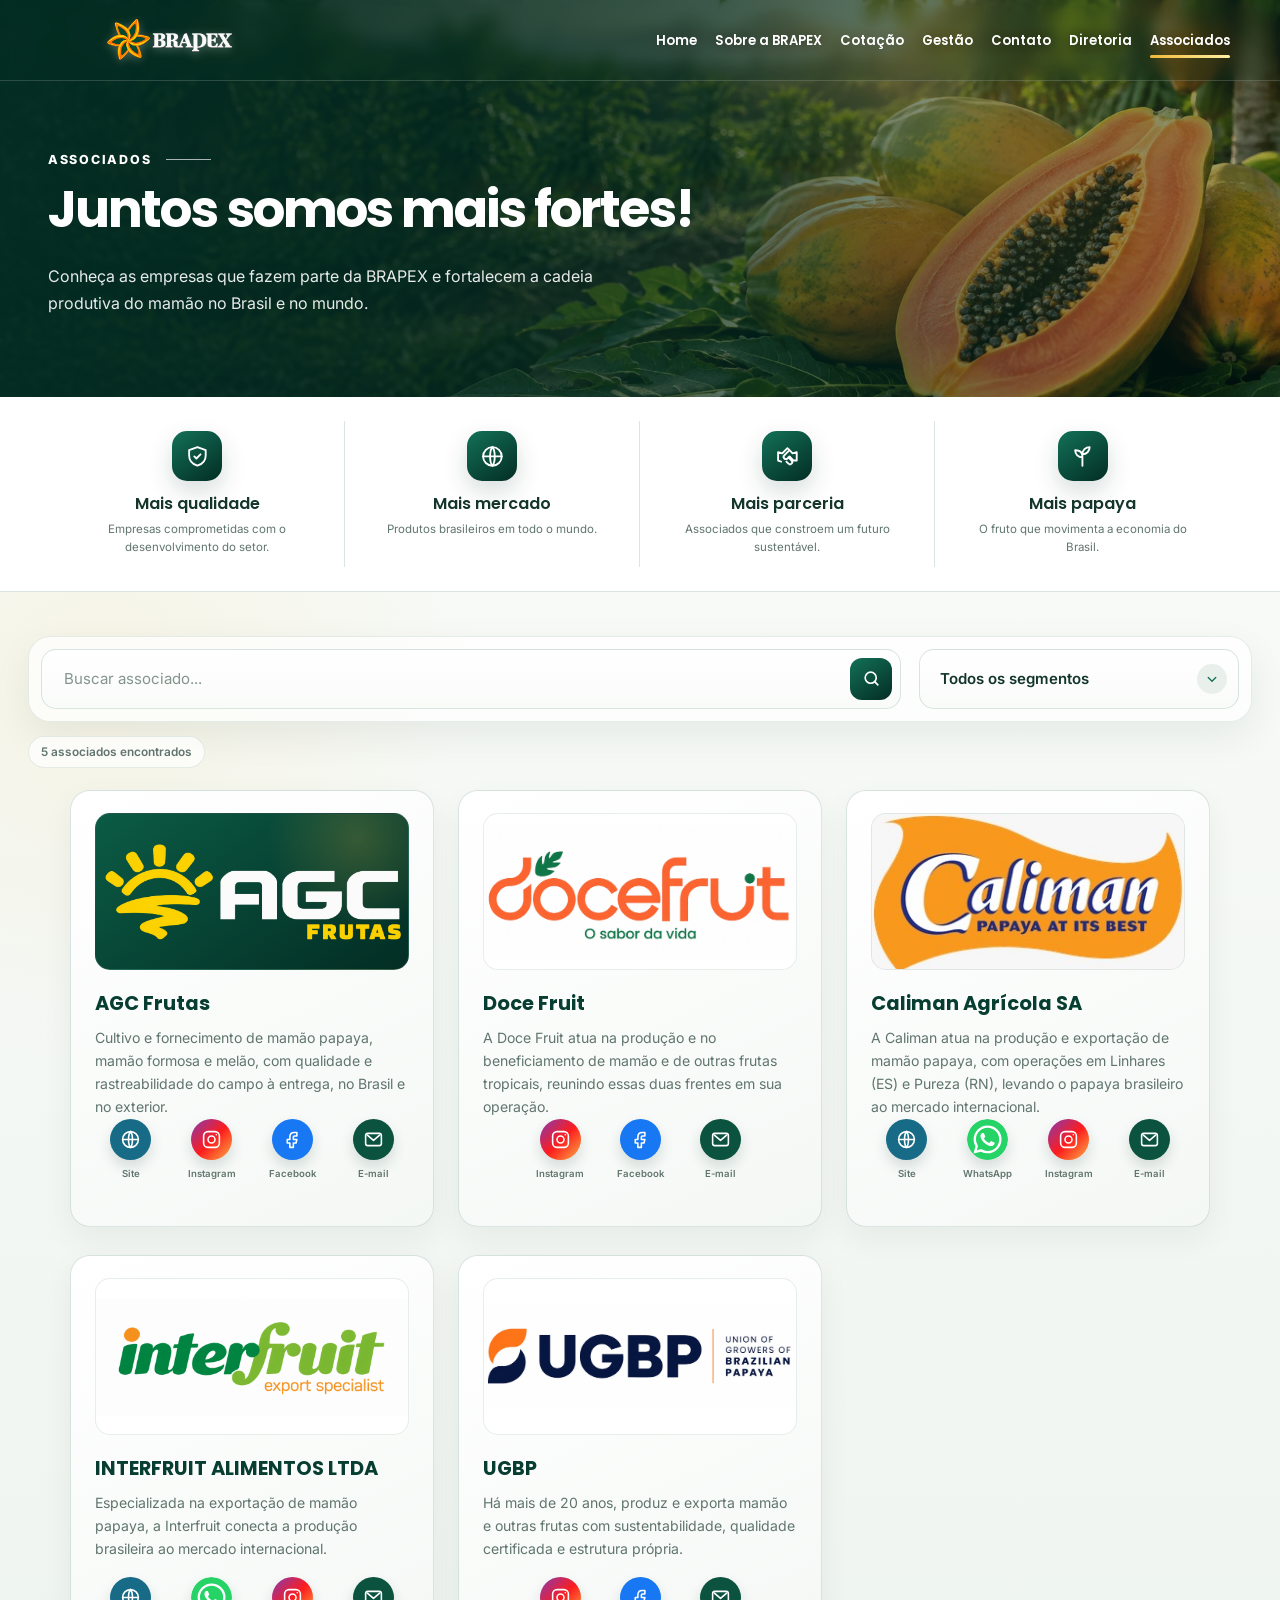
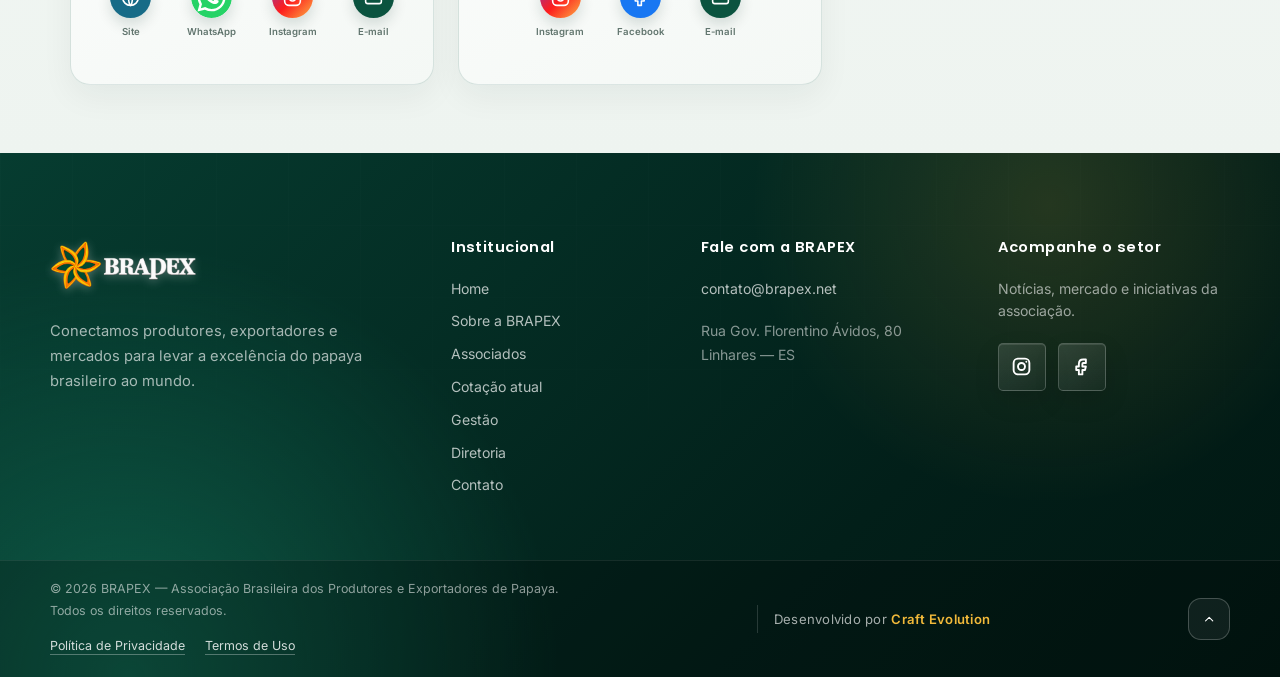
<file: pages/associados.html>
<!doctype html>
<html lang="pt-BR">
  <head>
    <meta charset="utf-8" />
    <meta name="viewport" content="width=device-width, initial-scale=1" />
    <meta
      name="description"
      content="Conheça os produtores, exportadores e parceiros associados à BRAPEX."
    />
    <meta name="theme-color" content="#073e31" />
    <title>Associados | BRAPEX</title>
    <link
      rel="preload"
      href="../assets/images/hero-papaya.webp"
      as="image"
      type="image/webp"
    />
    <link rel="preconnect" href="https://fonts.googleapis.com" />
    <link rel="preconnect" href="https://fonts.gstatic.com" crossorigin />
    <link
      href="https://fonts.googleapis.com/css2?family=Inter:wght@400;500;600;700&family=Poppins:wght@500;600;700&display=swap"
      rel="stylesheet"
    />
    <link rel="stylesheet" href="../styles/main.css" />
    <link rel="stylesheet" href="../styles/diretoria.css" />
    <script defer src="../scripts/main.js"></script>
  </head>
  <body>
    <a class="skip-link" href="#conteudo"> Pular para o conteúdo </a>
    <!-- Sprite de ícones -->
    <svg class="svg-sprite" aria-hidden="true">
      <symbol id="icon-search" viewBox="0 0 24 24">
        <circle cx="11" cy="11" r="7"></circle>
        <path d="m20 20-4-4"></path>
      </symbol>
      <symbol id="icon-arrow-right" viewBox="0 0 24 24">
        <path d="M5 12h14M13 6l6 6-6 6"></path>
      </symbol>
      <symbol id="icon-chevron-up" viewBox="0 0 24 24">
        <path d="m18 15-6-6-6 6"></path>
      </symbol>
      <symbol id="icon-shield" viewBox="0 0 24 24">
        <path d="M12 3 4 6v5c0 5 3.4 8.4 8 10 4.6-1.6 8-5 8-10V6l-8-3Z"></path>
        <path d="m9 12 2 2 4-4"></path>
      </symbol>
      <symbol id="icon-globe" viewBox="0 0 24 24">
        <circle cx="12" cy="12" r="9"></circle>
        <path
          d="M3 12h18M12 3c3 3.4 3 14.6 0 18M12 3c-3 3.4-3 14.6 0 18"
        ></path>
      </symbol>
      <symbol id="icon-handshake" viewBox="0 0 24 24">
        <path
          d="m11 17 2 2a2 2 0 0 0 3-3l-3-3M14 6l-2-2-5 5-4-1v8l3 1M21 8l-4 1-3-3-5 5a2 2 0 0 0 3 3l2-2 4 4h3V8Z"
        ></path>
      </symbol>
      <symbol id="icon-sprout" viewBox="0 0 24 24">
        <path
          d="M12 21V10M12 13C8 13 5 10 5 6c4 0 7 2 7 6M12 10c0-4 3-7 7-7 0 4-3 7-7 7Z"
        ></path>
      </symbol>
      <symbol id="icon-users" viewBox="0 0 24 24">
        <path
          d="M16 21v-2a4 4 0 0 0-4-4H6a4 4 0 0 0-4 4v2M9 11a4 4 0 1 0 0-8 4 4 0 0 0 0 8ZM22 21v-2a4 4 0 0 0-3-3.87M16 3.13a4 4 0 0 1 0 7.75"
        ></path>
      </symbol>
      <symbol id="icon-message" viewBox="0 0 24 24">
        <path d="M17.472 14.382c-.297-.149-1.758-.867-2.03-.967-.273-.099-.471-.148-.67.15-.197.297-.767.966-.94 1.164-.173.199-.347.223-.644.075-.297-.15-1.255-.463-2.39-1.475-.883-.788-1.48-1.761-1.653-2.059-.173-.297-.018-.458.13-.606.134-.133.298-.347.446-.52.149-.174.198-.298.298-.497.099-.198.05-.371-.025-.52-.075-.149-.669-1.612-.916-2.207-.242-.579-.487-.5-.669-.51-.173-.008-.371-.01-.57-.01-.198 0-.52.074-.792.372-.272.297-1.04 1.016-1.04 2.479s1.065 2.875 1.213 3.074c.149.198 2.095 3.2 5.076 4.487.709.306 1.262.489 1.694.625.712.227 1.36.195 1.871.118.571-.085 1.758-.719 2.006-1.413.248-.694.248-1.289.173-1.413-.074-.124-.272-.198-.57-.347m-5.421 7.403h-.004a9.87 9.87 0 0 1-5.031-1.378l-.361-.214-3.741.982.998-3.648-.235-.374a9.86 9.86 0 0 1-1.51-5.26c.001-5.45 4.436-9.884 9.888-9.884 2.64 0 5.122 1.03 6.988 2.898a9.825 9.825 0 0 1 2.893 6.99c-.003 5.45-4.446 9.883-9.881 9.883m8.413-18.297A11.815 11.815 0 0 0 12.05 0C5.495 0 .16 5.335.157 11.892c0 2.096.547 4.142 1.588 5.945L.057 24l6.305-1.654a11.882 11.882 0 0 0 5.683 1.448h.005c6.554 0 11.89-5.335 11.893-11.893a11.821 11.821 0 0 0-3.48-8.413Z"></path>
      </symbol>
      <symbol id="icon-instagram" viewBox="0 0 24 24">
        <rect x="3" y="3" width="18" height="18" rx="5"></rect>
        <circle cx="12" cy="12" r="4"></circle>
        <path d="M17.5 6.5h.01"></path>
      </symbol>
      <symbol id="icon-facebook" viewBox="0 0 24 24">
        <path
          d="M14 8h3V4h-3c-3 0-5 2-5 5v3H6v4h3v5h4v-5h3l1-4h-4V9c0-.7.3-1 1-1Z"
        ></path>
      </symbol>
      <symbol id="icon-email" viewBox="0 0 24 24">
        <rect x="3" y="5" width="18" height="14" rx="2.5"></rect>
        <path d="m5 7 7 6 7-6"></path>
      </symbol>
      <symbol id="icon-linkedin" viewBox="0 0 24 24">
        <rect x="3" y="9" width="4" height="12"></rect>
        <path
          d="M5 3.5a2 2 0 1 0 0 4 2 2 0 0 0 0-4ZM11 21V9h4v2c1-1.5 5-2.5 6 2v8h-4v-7c0-2-2-2-2 0v7h-4Z"
        ></path>
      </symbol>
      <symbol id="icon-youtube" viewBox="0 0 24 24">
        <path
          d="M22 12s0-4-1-6c-.6-1-1.5-1.3-3-1.5C16 4.2 12 4.2 12 4.2s-4 0-6 .3C4.5 4.7 3.6 5 3 6c-1 2-1 6-1 6s0 4 1 6c.6 1 1.5 1.3 3 1.5 2 .3 6 .3 6 .3s4 0 6-.3c1.5-.2 2.4-.5 3-1.5 1-2 1-6 1-6Z"
        ></path>
        <path d="m10 9 5 3-5 3V9Z"></path>
      </symbol>
    </svg>
    <!-- Cabeçalho -->
    <header class="site-header site-header--extended" data-header>
      <div class="container header__inner">
        <a
          class="brand"
          href="../index.html"
          aria-label="BRAPEX, página inicial"
        >
          <img
            class="brand__logo brand__logo--hero"
            src="../assets/images/logo-principal-horizonta-brancol.webp"
            alt="BRAPEX — Associação Brasileira dos Produtores e Exportadores de Papaya"
            width="2172"
            height="724"
          />
          <img
            class="brand__logo brand__logo--scrolled"
            src="../assets/images/logo-principal-horizontal.webp"
            alt=""
            width="2172"
            height="724"
            aria-hidden="true"
          />
        </a>
        <button
          class="menu-toggle"
          type="button"
          aria-label="Abrir menu"
          aria-expanded="false"
          data-menu-toggle
          data-menu-breakpoint="1100"
        >
          <span></span>
          <span></span>
          <span></span>
        </button>
        <nav class="main-nav" aria-label="Navegação principal" data-menu>
          <a href="../index.html">Home</a>
          <a href="../index.html#sobre">Sobre a BRAPEX</a>
          <a href="../index.html#cotacao">Cotação</a>
          <a href="../index.html#gestao">Gestão</a>
          <a href="../index.html#contato">Contato</a>
          <a href="diretoria.html">Diretoria</a>
          <a class="is-active" href="associados.html" aria-current="page">
            Associados
          </a>
        </nav>
      </div>
    </header>

    <main id="conteudo">
      <!-- Apresentação dos associados -->
      <section class="inner-hero associates-hero">
        <img
          src="../assets/images/hero-papaya.webp"
          alt="Mamão brasileiro em plantação"
          width="1920"
          height="760"
          fetchpriority="high"
        />
        <div class="container">
          <p class="eyebrow">
            Associados
            <span></span>
          </p>
          <h1>Juntos somos mais fortes!</h1>
          <p>
            Conheça as empresas que fazem parte da BRAPEX e fortalecem a cadeia
            produtiva do mamão no Brasil e no mundo.
          </p>
        </div>
      </section>

      <!-- Benefícios do associativismo -->
      <section class="benefits" aria-label="Benefícios do associativismo">
        <div class="container benefits__grid">
          <article>
            <span aria-hidden="true">
              <svg class="icon"><use href="#icon-shield"></use></svg>
            </span>
            <h2>Mais qualidade</h2>
            <p>Empresas comprometidas com o desenvolvimento do setor.</p>
          </article>
          <article>
            <span aria-hidden="true">
              <svg class="icon"><use href="#icon-globe"></use></svg>
            </span>
            <h2>Mais mercado</h2>
            <p>Produtos brasileiros em todo o mundo.</p>
          </article>
          <article>
            <span aria-hidden="true">
              <svg class="icon"><use href="#icon-handshake"></use></svg>
            </span>
            <h2>Mais parceria</h2>
            <p>Associados que constroem um futuro sustentável.</p>
          </article>
          <article>
            <span aria-hidden="true">
              <svg class="icon"><use href="#icon-sprout"></use></svg>
            </span>
            <h2>Mais papaya</h2>
            <p>O fruto que movimenta a economia do Brasil.</p>
          </article>
        </div>
      </section>

      <!-- Lista e filtros de associados -->
      <section class="section associates" id="lista-associados">
        <div class="container">
          <div class="associate-tools">
            <label class="search-field">
              <span class="sr-only">Buscar associado</span>
              <input
                type="search"
                placeholder="Buscar associado..."
                autocomplete="off"
                data-associate-search
              />
              <span aria-hidden="true">
                <svg class="icon">
                  <use href="#icon-search"></use>
                </svg>
              </span>
            </label>
            <label class="select-field">
              <span class="sr-only">Filtrar por segmento</span>
              <select data-associate-filter>
                <option value="all">Todos os segmentos</option>
                <option value="produtor">Produtores</option>
                <option value="exportador">Exportadores</option>
                <option value="beneficiamento">Beneficiamento</option>
              </select>
            </label>
          </div>
          <p class="results-count" role="status" data-results-count>
            5 associados encontrados
          </p>
          <div class="associates__grid associates__grid--compact" data-associate-grid>
            <article
              class="associate-card"
              data-name="AGC Frutas"
              data-segment="produtor exportador"
            >
              <div class="associate-card__logo associate-card__logo--dark">
                <img
                  src="../assets/images/associados/agc-frutas.webp"
                  alt="Logo AGC Frutas"
                  width="2094"
                  height="751"
                  loading="lazy"
                />
              </div>
              <h2>AGC Frutas</h2>
              <p>
                Cultivo e fornecimento de mamão papaya, mamão formosa e melão,
                com qualidade e rastreabilidade do campo à entrega, no Brasil e
                no exterior.
              </p>
              <div class="associate-card__links">
                <a
                  class="associate-card__link--site"
                  href="https://agcfrutas.com.br/"
                  target="_blank"
                  rel="noopener noreferrer"
                  aria-label="Site da AGC Frutas"
                >
                  <svg class="icon"><use href="#icon-globe"></use></svg>
                  <small>Site</small>
                </a>
                <a
                  class="associate-card__link--instagram"
                  href="https://www.instagram.com/agc.frutas/"
                  target="_blank"
                  rel="noopener noreferrer"
                  aria-label="Instagram da AGC Frutas"
                >
                  <svg class="icon"><use href="#icon-instagram"></use></svg>
                  <small>Instagram</small>
                </a>
                <a
                  class="associate-card__link--facebook"
                  href="https://www.facebook.com/frutasagc/?locale=pt_BR"
                  target="_blank"
                  rel="noopener noreferrer"
                  aria-label="Facebook da AGC Frutas"
                >
                  <svg class="icon"><use href="#icon-facebook"></use></svg>
                  <small>Facebook</small>
                </a>
                <a
                  class="associate-card__link--email"
                  href="mailto:contato@agcfrutas.com.br"
                  aria-label="E-mail da AGC Frutas: contato@agcfrutas.com.br"
                >
                  <svg class="icon"><use href="#icon-email"></use></svg>
                  <small>E-mail</small>
                </a>
              </div>
            </article>
            <article
              class="associate-card"
              data-name="Doce Fruit"
              data-segment="produtor beneficiamento"
            >
              <div class="associate-card__logo">
                <img
                  src="../assets/images/associados/docefruit-atual.webp"
                  alt="Logo Doce Fruit"
                  width="1600"
                  height="667"
                  loading="lazy"
                />
              </div>
              <h2>Doce Fruit</h2>
              <p>
                A Doce Fruit atua na produção e no beneficiamento de mamão e de
                outras frutas tropicais, reunindo essas duas frentes em sua
                operação.
              </p>
              <div class="associate-card__links associate-card__links--three">
                <a
                  class="associate-card__link--instagram"
                  href="https://www.instagram.com/docefruitexportacoes"
                  target="_blank"
                  rel="noopener noreferrer"
                  aria-label="Instagram da Doce Fruit"
                >
                  <svg class="icon"><use href="#icon-instagram"></use></svg>
                  <small>Instagram</small>
                </a>
                <a
                  class="associate-card__link--facebook"
                  href="https://www.facebook.com/docefruitexportacoes"
                  target="_blank"
                  rel="noopener noreferrer"
                  aria-label="Facebook da Doce Fruit"
                >
                  <svg class="icon"><use href="#icon-facebook"></use></svg>
                  <small>Facebook</small>
                </a>
                <a
                  class="associate-card__link--email"
                  href="mailto:info@docefruit.com"
                  aria-label="E-mail da Doce Fruit: info@docefruit.com"
                >
                  <svg class="icon"><use href="#icon-email"></use></svg>
                  <small>E-mail</small>
                </a>
              </div>
            </article>
            <article
              class="associate-card"
              data-name="Caliman Agrícola SA"
              data-segment="produtor exportador"
            >
              <div class="associate-card__logo">
                <img
                  src="../assets/images/associados/caliman.webp"
                  alt="Logo Caliman"
                  width="320"
                  height="164"
                  loading="lazy"
                />
              </div>
              <h2>Caliman Agrícola SA</h2>
              <p>
                A Caliman atua na produção e exportação de mamão papaya, com
                operações em Linhares (ES) e Pureza (RN), levando o papaya
                brasileiro ao mercado internacional.
              </p>
              <div class="associate-card__links">
                <a
                  class="associate-card__link--site"
                  href="https://www.caliman.com.br/"
                  target="_blank"
                  rel="noopener noreferrer"
                  aria-label="Site da Caliman"
                >
                  <svg class="icon"><use href="#icon-globe"></use></svg>
                  <small>Site</small>
                </a>
                <a
                  class="associate-card__link--whatsapp"
                  href="https://wa.me/5527998373843"
                  target="_blank"
                  rel="noopener noreferrer"
                  aria-label="WhatsApp da Caliman"
                >
                  <img class="icon" src="../assets/images/associados/whatsapp.svg" alt="" width="41" height="41" />
                  <small>WhatsApp</small>
                </a>
                <a
                  class="associate-card__link--instagram"
                  href="https://www.instagram.com/calimanagricola/"
                  target="_blank"
                  rel="noopener noreferrer"
                  aria-label="Instagram da Caliman"
                >
                  <svg class="icon"><use href="#icon-instagram"></use></svg>
                  <small>Instagram</small>
                </a>
                <a
                  class="associate-card__link--email"
                  href="mailto:papaya@caliman.com.br"
                  aria-label="E-mail da Caliman: papaya@caliman.com.br"
                >
                  <svg class="icon"><use href="#icon-email"></use></svg>
                  <small>E-mail</small>
                </a>
              </div>
            </article>
            <article
              class="associate-card"
              data-name="INTERFRUIT ALIMENTOS LTDA"
              data-segment="exportador"
            >
              <div class="associate-card__logo">
                <img
                  src="../assets/images/associados/interfruit.webp"
                  alt="Logo Interfruit"
                  width="2172"
                  height="724"
                  loading="lazy"
                />
              </div>
              <h2>INTERFRUIT ALIMENTOS LTDA</h2>
              <p>
                Especializada na exportação de mamão papaya, a Interfruit
                conecta a produção brasileira ao mercado internacional.
              </p>
              <div class="associate-card__links">
                <a
                  class="associate-card__link--site"
                  href="https://www.interfruit.com.br/"
                  target="_blank"
                  rel="noopener noreferrer"
                  aria-label="Site da Interfruit"
                >
                  <svg class="icon"><use href="#icon-globe"></use></svg>
                  <small>Site</small>
                </a>
                <a
                  class="associate-card__link--whatsapp"
                  href="https://wa.me/5527999760700"
                  target="_blank"
                  rel="noopener noreferrer"
                  aria-label="WhatsApp da Interfruit"
                >
                  <img class="icon" src="../assets/images/associados/whatsapp.svg" alt="" width="41" height="41" />
                  <small>WhatsApp</small>
                </a>
                <a
                  class="associate-card__link--instagram"
                  href="https://www.instagram.com/interfruitpapaya/"
                  target="_blank"
                  rel="noopener noreferrer"
                  aria-label="Instagram da Interfruit"
                >
                  <svg class="icon"><use href="#icon-instagram"></use></svg>
                  <small>Instagram</small>
                </a>
                <a
                  class="associate-card__link--email"
                  href="mailto:anizio@papaya.com.br"
                  aria-label="E-mail da Interfruit: anizio@papaya.com.br"
                >
                  <svg class="icon"><use href="#icon-email"></use></svg>
                  <small>E-mail</small>
                </a>
              </div>
            </article>
            <article
              class="associate-card"
              data-name="UGBP"
              data-segment="produtor exportador"
            >
              <div class="associate-card__logo">
                <img
                  src="../assets/images/associados/ugbp-atual.webp"
                  alt="Logo UGBP"
                  width="1600"
                  height="535"
                  loading="lazy"
                />
              </div>
              <h2>UGBP</h2>
              <p>
                Há mais de 20 anos, produz e exporta mamão e outras frutas com
                sustentabilidade, qualidade certificada e estrutura própria.
              </p>
              <div class="associate-card__links associate-card__links--three">
                <a
                  class="associate-card__link--instagram"
                  href="https://www.instagram.com/ugbp/"
                  target="_blank"
                  rel="noopener noreferrer"
                  aria-label="Instagram da UGBP"
                >
                  <svg class="icon"><use href="#icon-instagram"></use></svg>
                  <small>Instagram</small>
                </a>
                <a
                  class="associate-card__link--facebook"
                  href="https://www.facebook.com/ugbp/"
                  target="_blank"
                  rel="noopener noreferrer"
                  aria-label="Facebook da UGBP"
                >
                  <svg class="icon"><use href="#icon-facebook"></use></svg>
                  <small>Facebook</small>
                </a>
                <a
                  class="associate-card__link--email"
                  href="mailto:info@ugbp.com"
                  aria-label="E-mail da UGBP: info@ugbp.com"
                >
                  <svg class="icon"><use href="#icon-email"></use></svg>
                  <small>E-mail</small>
                </a>
              </div>
            </article>
          </div>
          <p class="empty-state" hidden data-empty-state>
            Nenhum associado encontrado com esses filtros.
          </p>
        </div>
      </section>
    </main>

    <!-- Rodapé -->
    <footer class="site-footer">
      <div class="container footer__main">
        <div class="footer__brand">
          <a class="c" href="../index.html">
            <img
              class="brand__logo"
              src="../assets/images/logo-principal-horizonta-brancol.webp"
              alt="BRAPEX — Associação Brasileira dos Produtores e Exportadores de Papaya"
              width="182"
              height="160"
              loading="lazy"
            />
          </a>
          <p>
            Conectamos produtores, exportadores e mercados para levar a
            excelência do papaya brasileiro ao mundo.
          </p>
        </div>
        <div class="footer__column">
          <p class="footer__title">Institucional</p>
          <nav aria-label="Navegação do rodapé">
            <a href="../index.html">Home</a>
            <a href="../index.html#sobre">Sobre a BRAPEX</a>
            <a href="associados.html">Associados</a>
            <a href="../index.html#cotacao">Cotação atual</a>
            <a href="../index.html#gestao">Gestão</a>
            <a href="diretoria.html">Diretoria</a>
            <a href="mailto:contato@brapex.net">Contato</a>
          </nav>
        </div>
        <div class="footer__column footer__contact">
          <p class="footer__title">Fale com a BRAPEX</p>
          <a href="mailto:contato@brapex.net">contato@brapex.net</a>
          <address>
            Rua Gov. Florentino Ávidos, 80
            <br />
            Linhares — ES
          </address>
        </div>
        <div class="footer__column footer__social">
          <p class="footer__title">Acompanhe o setor</p>
          <p>Notícias, mercado e iniciativas da associação.</p>
          <div class="socials">
            <a
              href="https://www.instagram.com/brapex.mamao/"
              aria-label="Instagram"
              target="_blank"
              rel="noopener noreferrer"
            >
              <svg class="icon"><use href="#icon-instagram"></use></svg>
            </a>
            <a
              href="https://www.facebook.com/brapex.mamao/"
              aria-label="Facebook"
              target="_blank"
              rel="noopener noreferrer"
            >
              <svg class="icon"><use href="#icon-facebook"></use></svg>
            </a>
          </div>
        </div>
      </div>
      <div class="footer__bottom">
        <div class="container">
          <div class="footer__bottom-left">
            <p>
              ©
              <span data-current-year></span>
              BRAPEX — Associação Brasileira dos Produtores e Exportadores de Papaya.
            </p>
            <p>Todos os direitos reservados.</p>
            <nav class="footer__legal" aria-label="Documentos legais">
              <a href="politica-de-privacidade.html">Política de Privacidade</a>
              <a href="termos-de-uso.html">Termos de Uso</a>
            </nav>
          </div>
          <div class="footer__dev-credit">
            <span class="footer__dev-separator"></span>
            <p>Desenvolvido por <a href="https://craftevolution.vercel.app/" target="_blank" rel="noopener noreferrer" class="footer__dev-link">Craft Evolution</a></p>
          </div>
          <button
            class="back-to-top"
            type="button"
            aria-label="Voltar ao topo"
            data-back-to-top
          >
            <svg class="icon"><use href="#icon-chevron-up"></use></svg>
          </button>
        </div>
      </div>
    </footer>
  </body>
</html>
</file>
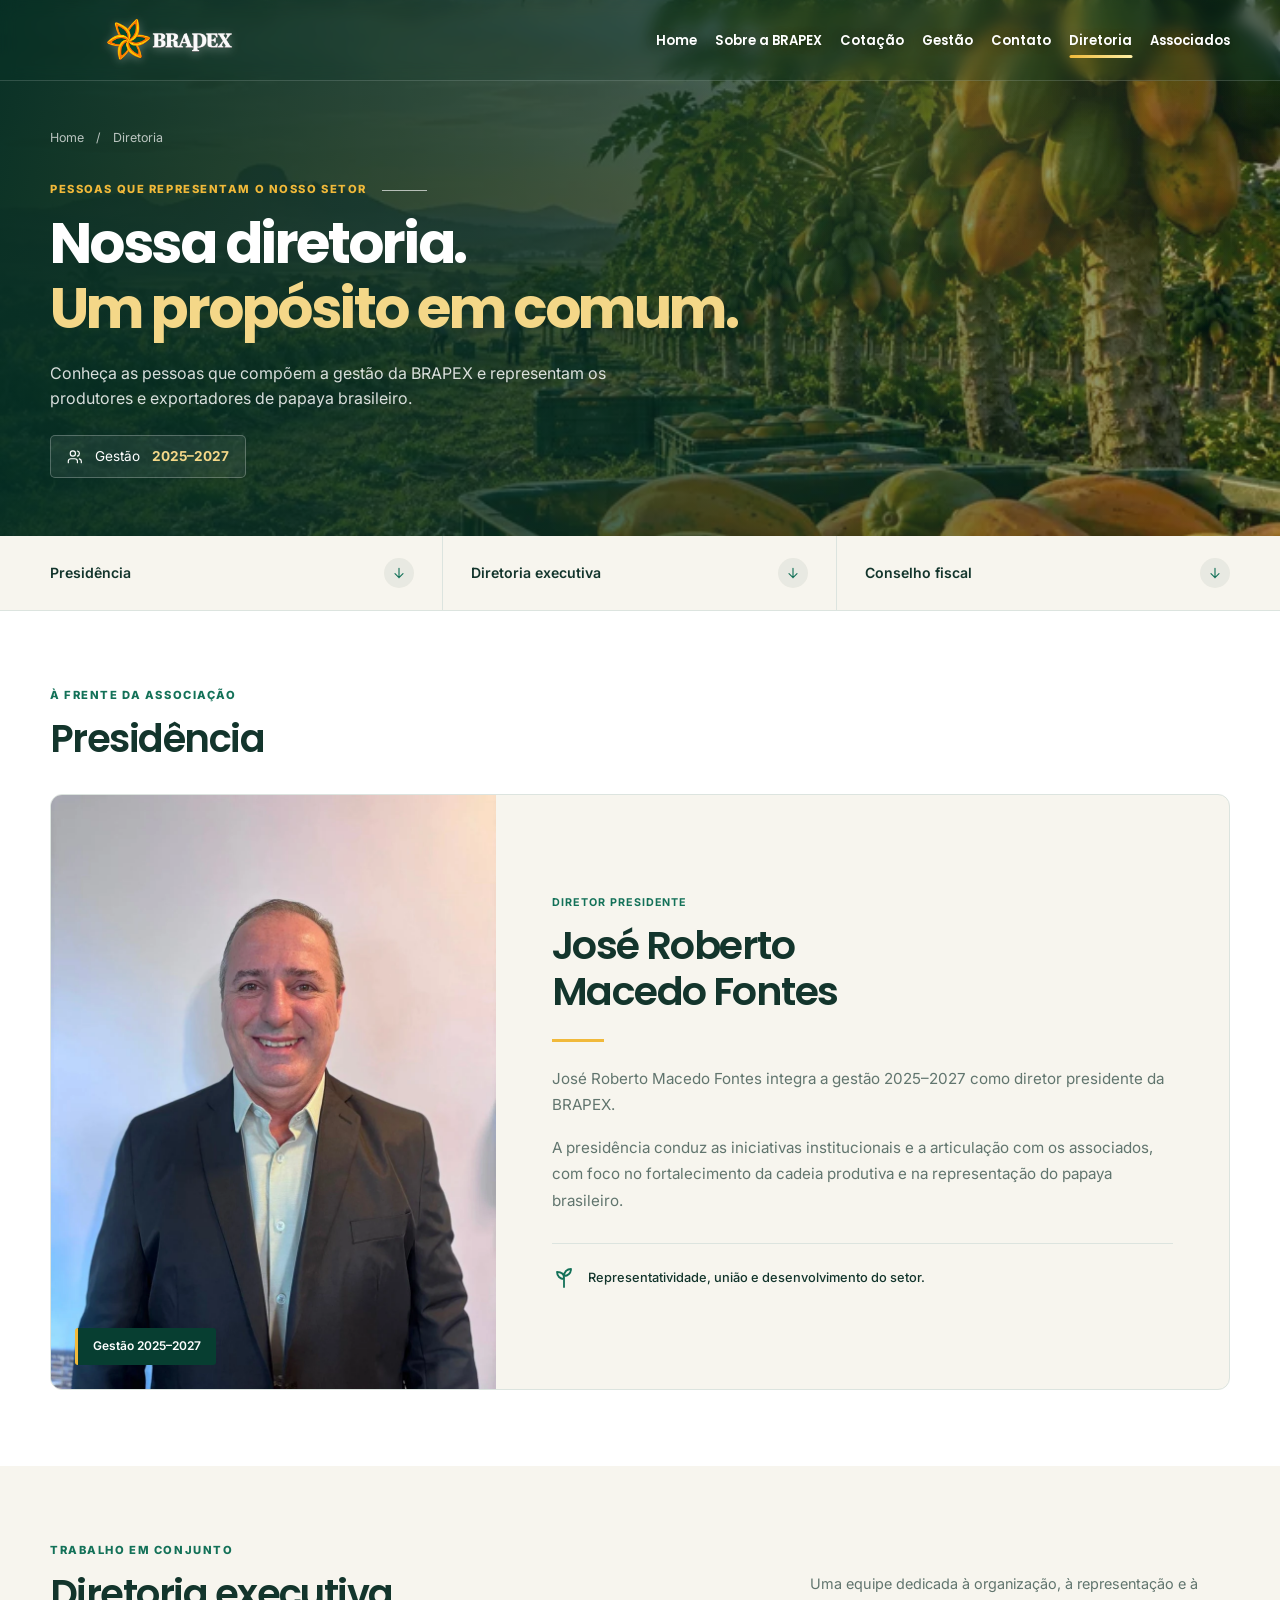
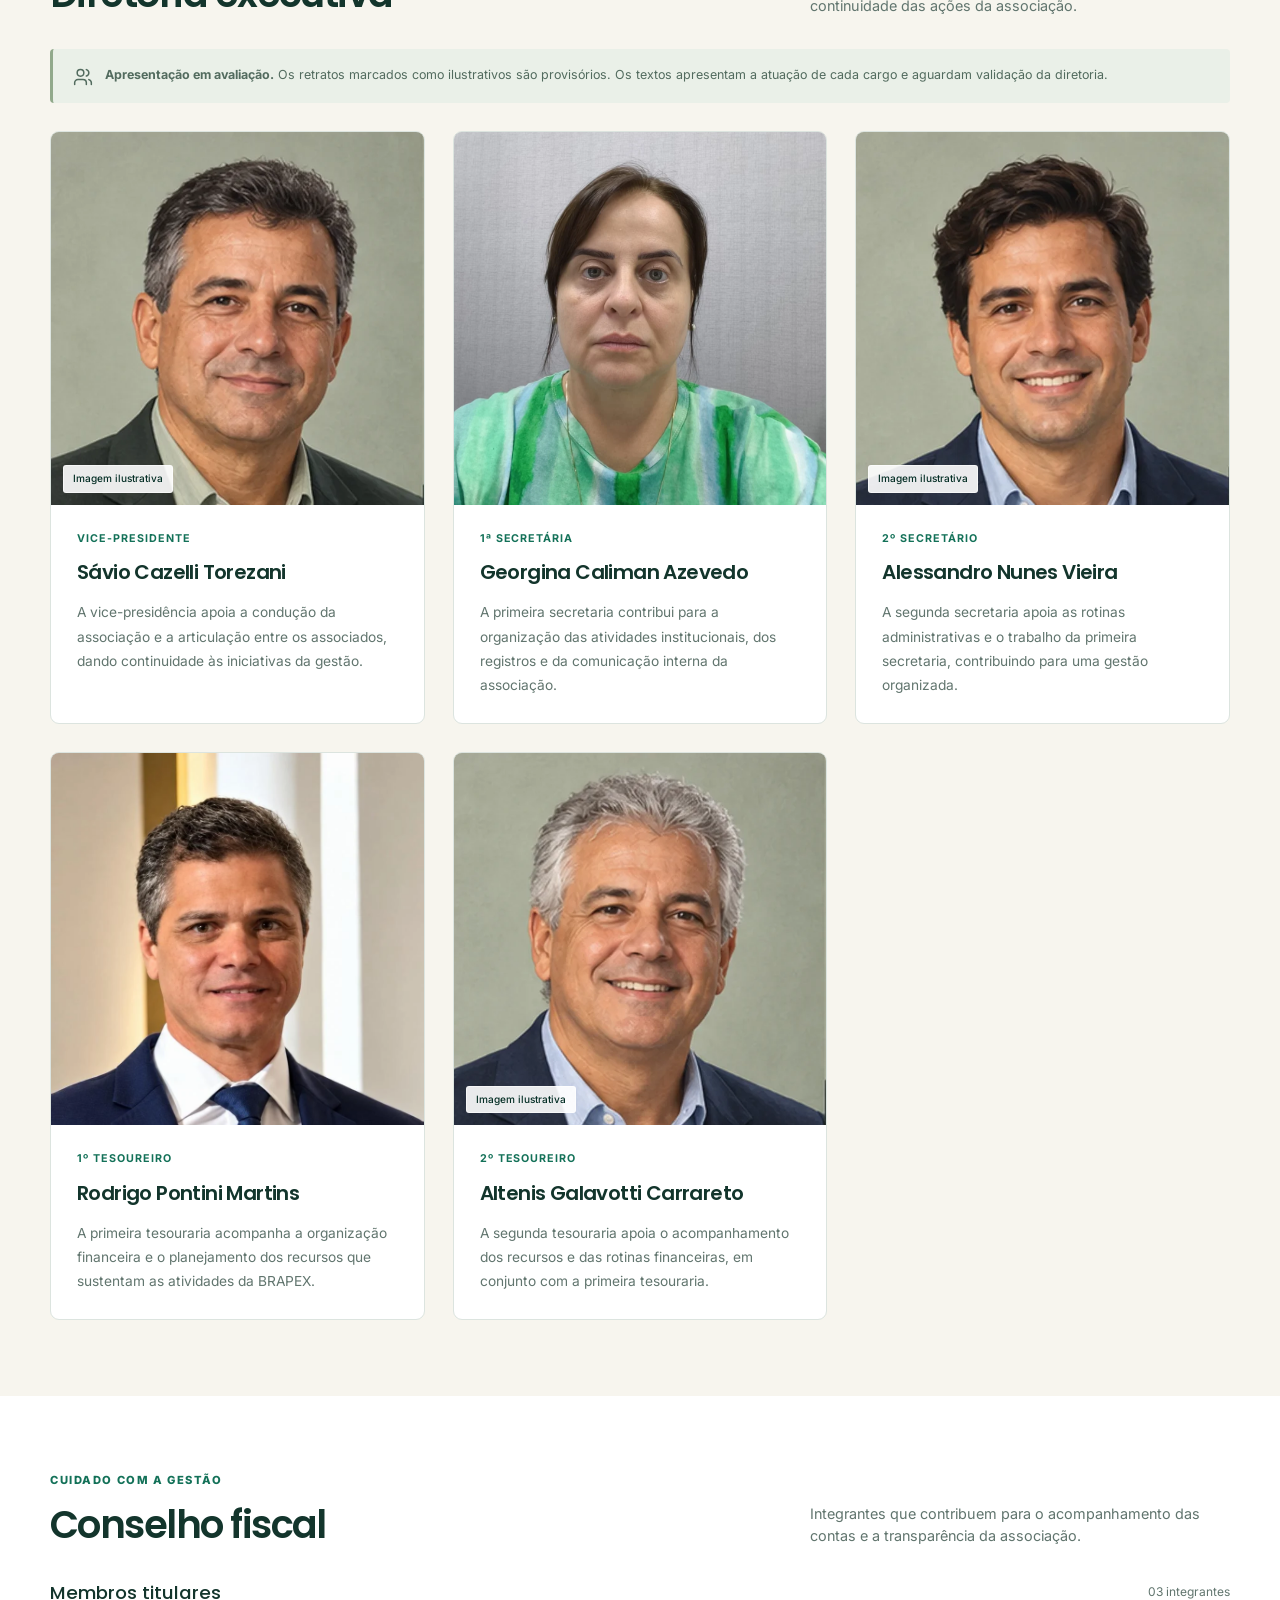
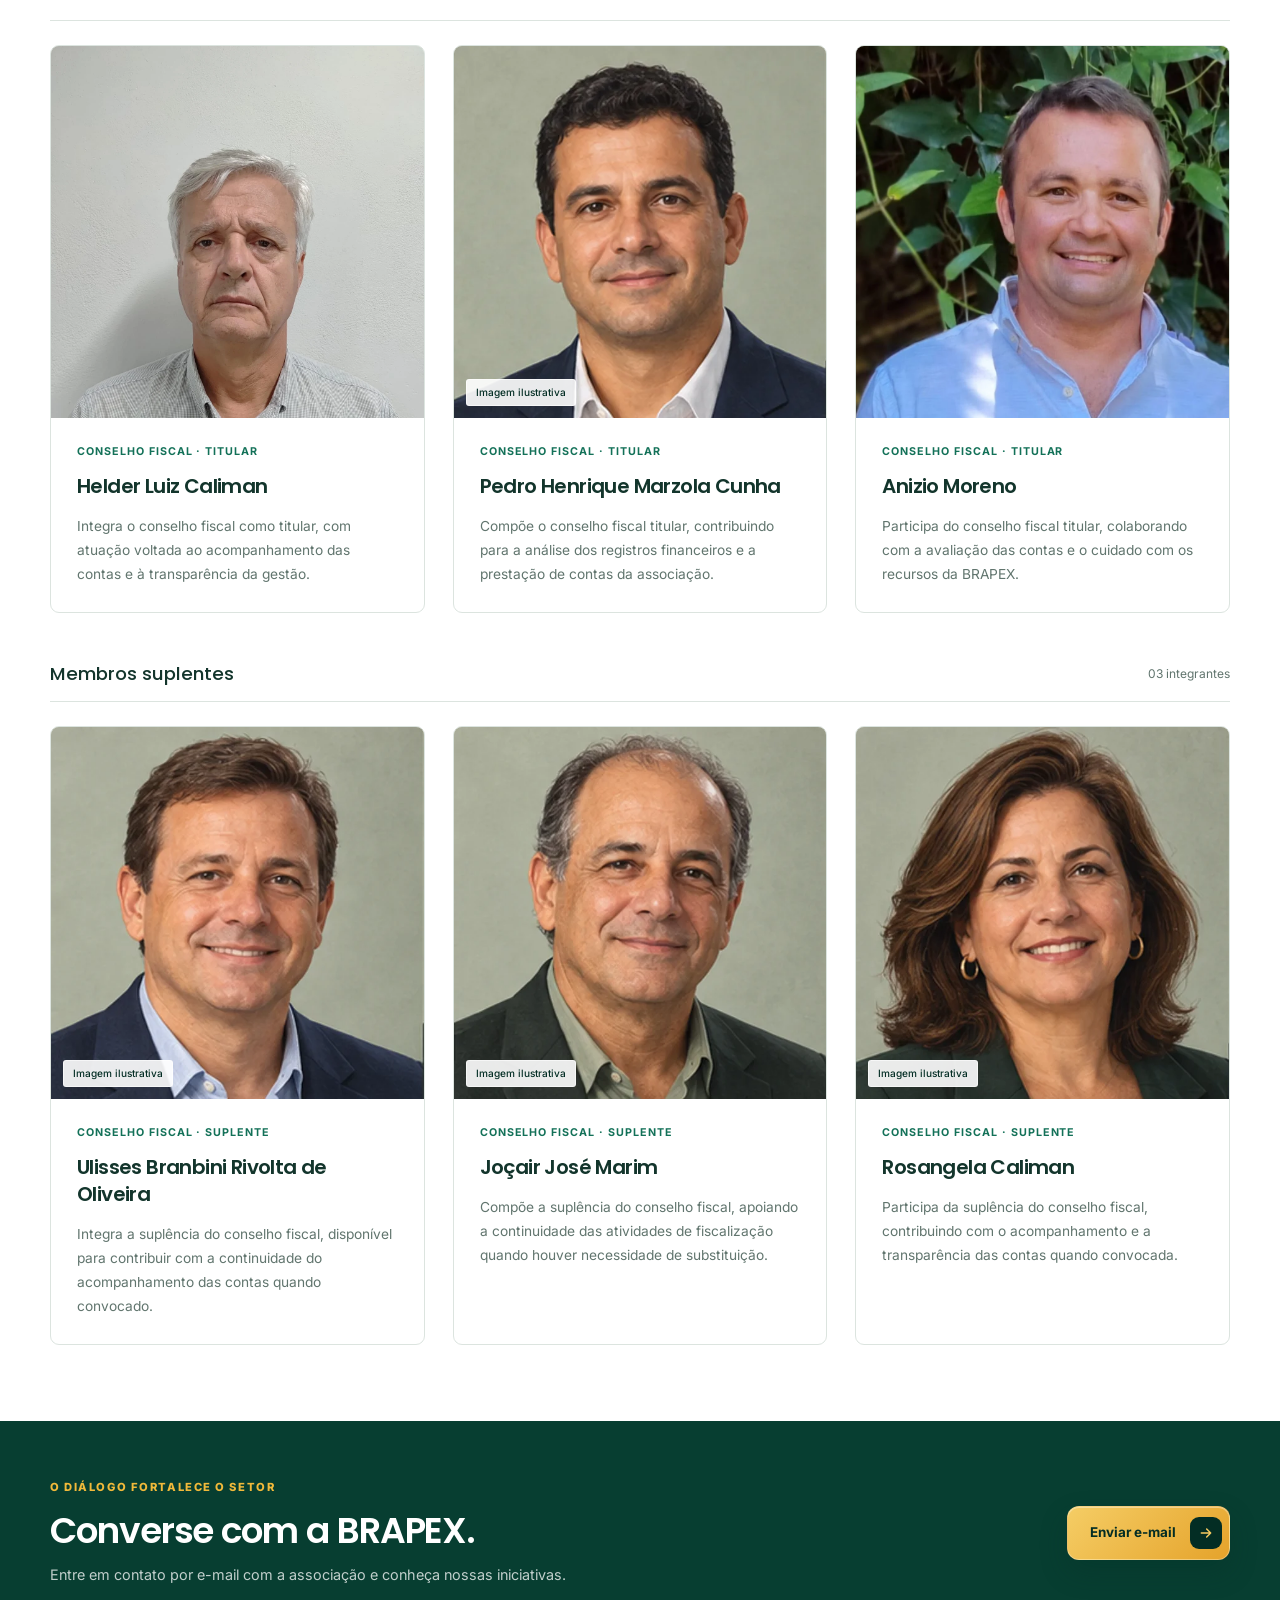
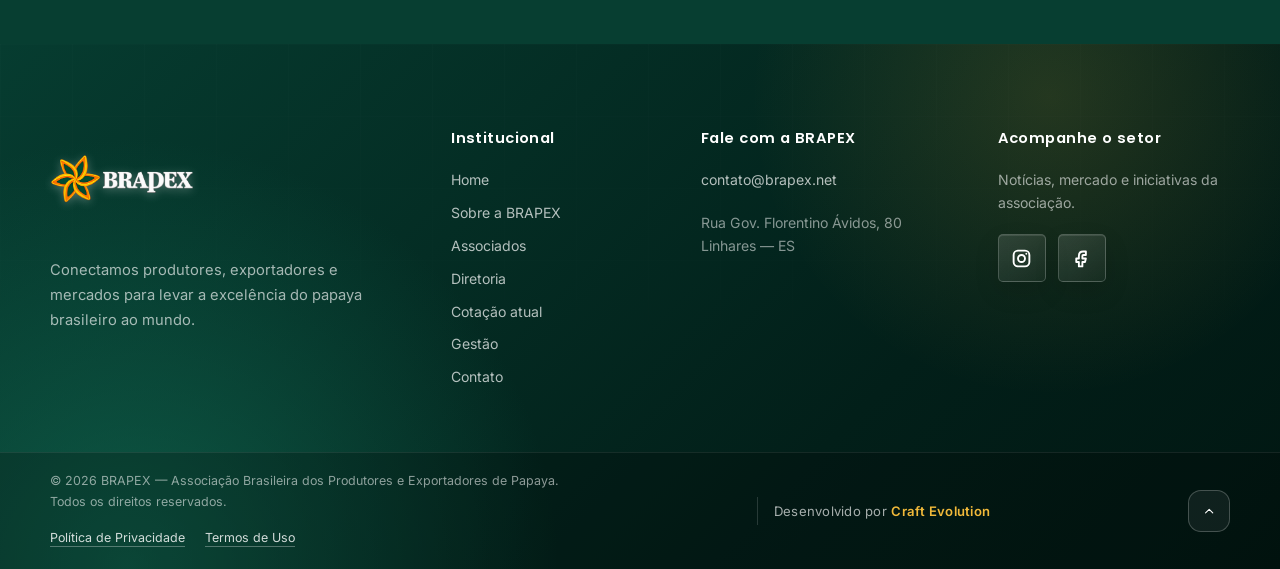
<file: pages/diretoria.html>
<!doctype html>
<html lang="pt-BR">
  <head>
    <meta charset="utf-8" />
    <meta name="viewport" content="width=device-width, initial-scale=1" />
    <meta
      name="description"
      content="Conheça a diretoria e o conselho fiscal da BRAPEX para a gestão 2025–2027."
    />
    <meta name="theme-color" content="#073e31" />
    <title>Diretoria 2025–2027 | BRAPEX</title>
    <link
      rel="preload"
      href="../assets/images/papaya-grove.webp"
      as="image"
      type="image/webp"
    />
    <link rel="preconnect" href="https://fonts.googleapis.com" />
    <link rel="preconnect" href="https://fonts.gstatic.com" crossorigin />
    <link
      href="https://fonts.googleapis.com/css2?family=Inter:wght@400;500;600;700&family=Poppins:wght@500;600;700&display=swap"
      rel="stylesheet"
    />
    <link rel="stylesheet" href="../styles/main.css" />
    <link rel="stylesheet" href="../styles/diretoria.css" />
    <script defer src="../scripts/main.js"></script>
  </head>
  <body class="board-page">
    <a class="skip-link" href="#conteudo"> Pular para o conteúdo </a>
    <!-- Sprite de ícones -->
    <svg class="svg-sprite" aria-hidden="true">
      <symbol id="icon-search" viewBox="0 0 24 24">
        <circle cx="11" cy="11" r="7"></circle>
        <path d="m20 20-4-4"></path>
      </symbol>
      <symbol id="icon-arrow-right" viewBox="0 0 24 24">
        <path d="M5 12h14M13 6l6 6-6 6"></path>
      </symbol>
      <symbol id="icon-chevron-up" viewBox="0 0 24 24">
        <path d="m18 15-6-6-6 6"></path>
      </symbol>
      <symbol id="icon-shield" viewBox="0 0 24 24">
        <path d="M12 3 4 6v5c0 5 3.4 8.4 8 10 4.6-1.6 8-5 8-10V6l-8-3Z"></path>
        <path d="m9 12 2 2 4-4"></path>
      </symbol>
      <symbol id="icon-globe" viewBox="0 0 24 24">
        <circle cx="12" cy="12" r="9"></circle>
        <path
          d="M3 12h18M12 3c3 3.4 3 14.6 0 18M12 3c-3 3.4-3 14.6 0 18"
        ></path>
      </symbol>
      <symbol id="icon-handshake" viewBox="0 0 24 24">
        <path
          d="m11 17 2 2a2 2 0 0 0 3-3l-3-3M14 6l-2-2-5 5-4-1v8l3 1M21 8l-4 1-3-3-5 5a2 2 0 0 0 3 3l2-2 4 4h3V8Z"
        ></path>
      </symbol>
      <symbol id="icon-sprout" viewBox="0 0 24 24">
        <path
          d="M12 21V10M12 13C8 13 5 10 5 6c4 0 7 2 7 6M12 10c0-4 3-7 7-7 0 4-3 7-7 7Z"
        ></path>
      </symbol>
      <symbol id="icon-users" viewBox="0 0 24 24">
        <path
          d="M16 21v-2a4 4 0 0 0-4-4H6a4 4 0 0 0-4 4v2M9 11a4 4 0 1 0 0-8 4 4 0 0 0 0 8ZM22 21v-2a4 4 0 0 0-3-3.87M16 3.13a4 4 0 0 1 0 7.75"
        ></path>
      </symbol>
      <symbol id="icon-message" viewBox="0 0 24 24">
        <path d="M17.472 14.382c-.297-.149-1.758-.867-2.03-.967-.273-.099-.471-.148-.67.15-.197.297-.767.966-.94 1.164-.173.199-.347.223-.644.075-.297-.15-1.255-.463-2.39-1.475-.883-.788-1.48-1.761-1.653-2.059-.173-.297-.018-.458.13-.606.134-.133.298-.347.446-.52.149-.174.198-.298.298-.497.099-.198.05-.371-.025-.52-.075-.149-.669-1.612-.916-2.207-.242-.579-.487-.5-.669-.51-.173-.008-.371-.01-.57-.01-.198 0-.52.074-.792.372-.272.297-1.04 1.016-1.04 2.479s1.065 2.875 1.213 3.074c.149.198 2.095 3.2 5.076 4.487.709.306 1.262.489 1.694.625.712.227 1.36.195 1.871.118.571-.085 1.758-.719 2.006-1.413.248-.694.248-1.289.173-1.413-.074-.124-.272-.198-.57-.347m-5.421 7.403h-.004a9.87 9.87 0 0 1-5.031-1.378l-.361-.214-3.741.982.998-3.648-.235-.374a9.86 9.86 0 0 1-1.51-5.26c.001-5.45 4.436-9.884 9.888-9.884 2.64 0 5.122 1.03 6.988 2.898a9.825 9.825 0 0 1 2.893 6.99c-.003 5.45-4.446 9.883-9.881 9.883m8.413-18.297A11.815 11.815 0 0 0 12.05 0C5.495 0 .16 5.335.157 11.892c0 2.096.547 4.142 1.588 5.945L.057 24l6.305-1.654a11.882 11.882 0 0 0 5.683 1.448h.005c6.554 0 11.89-5.335 11.893-11.893a11.821 11.821 0 0 0-3.48-8.413Z"></path>
      </symbol>
      <symbol id="icon-instagram" viewBox="0 0 24 24">
        <rect x="3" y="3" width="18" height="18" rx="5"></rect>
        <circle cx="12" cy="12" r="4"></circle>
        <path d="M17.5 6.5h.01"></path>
      </symbol>
      <symbol id="icon-facebook" viewBox="0 0 24 24">
        <path
          d="M14 8h3V4h-3c-3 0-5 2-5 5v3H6v4h3v5h4v-5h3l1-4h-4V9c0-.7.3-1 1-1Z"
        ></path>
      </symbol>
      <symbol id="icon-email" viewBox="0 0 24 24">
        <rect x="3" y="5" width="18" height="14" rx="2.5"></rect>
        <path d="m5 7 7 6 7-6"></path>
      </symbol>
      <symbol id="icon-linkedin" viewBox="0 0 24 24">
        <rect x="3" y="9" width="4" height="12"></rect>
        <path
          d="M5 3.5a2 2 0 1 0 0 4 2 2 0 0 0 0-4ZM11 21V9h4v2c1-1.5 5-2.5 6 2v8h-4v-7c0-2-2-2-2 0v7h-4Z"
        ></path>
      </symbol>
      <symbol id="icon-youtube" viewBox="0 0 24 24">
        <path
          d="M22 12s0-4-1-6c-.6-1-1.5-1.3-3-1.5C16 4.2 12 4.2 12 4.2s-4 0-6 .3C4.5 4.7 3.6 5 3 6c-1 2-1 6-1 6s0 4 1 6c.6 1 1.5 1.3 3 1.5 2 .3 6 .3 6 .3s4 0 6-.3c1.5-.2 2.4-.5 3-1.5 1-2 1-6 1-6Z"
        ></path>
        <path d="m10 9 5 3-5 3V9Z"></path>
      </symbol>
    </svg>
    <!-- Cabeçalho -->
    <header class="site-header site-header--extended" data-header>
      <div class="container header__inner">
        <a
          class="brand"
          href="../index.html"
          aria-label="BRAPEX, página inicial"
        >
          <img
            class="brand__logo brand__logo--hero"
            src="../assets/images/logo-principal-horizonta-brancol.webp"
            alt="BRAPEX — Associação Brasileira dos Produtores e Exportadores de Papaya"
            width="2172"
            height="724"
          />
          <img
            class="brand__logo brand__logo--scrolled"
            src="../assets/images/logo-principal-horizontal.webp"
            alt=""
            width="2172"
            height="724"
            aria-hidden="true"
          />
        </a>
        <button
          class="menu-toggle"
          type="button"
          aria-label="Abrir menu"
          aria-expanded="false"
          data-menu-toggle
          data-menu-breakpoint="1100"
        >
          <span></span>
          <span></span>
          <span></span>
        </button>
        <nav class="main-nav" aria-label="Navegação principal" data-menu>
          <a href="../index.html">Home</a>
          <a href="../index.html#sobre">Sobre a BRAPEX</a>
          <a href="../index.html#cotacao">Cotação</a>
          <a href="../index.html#gestao">Gestão</a>
          <a href="../index.html#contato">Contato</a>
          <a class="is-active" href="diretoria.html" aria-current="page">Diretoria</a>
          <a href="associados.html">Associados</a>
        </nav>
      </div>
    </header>

    <main id="conteudo">
      <!-- Apresentação da gestão -->
      <section class="inner-hero board-hero" aria-labelledby="board-title">
        <img
          src="../assets/images/papaya-grove.webp"
          alt=""
          width="1920"
          height="1080"
          fetchpriority="high"
        />
        <div class="container">
          <nav class="board-breadcrumb" aria-label="Você está em">
            <a href="../index.html">Home</a>
            <span aria-hidden="true">/</span>
            <span aria-current="page">Diretoria</span>
          </nav>
          <p class="eyebrow">Pessoas que representam o nosso setor <span></span></p>
          <h1 id="board-title">Nossa diretoria.<br /><span>Um propósito em comum.</span></h1>
          <p class="board-hero__lead">
            Conheça as pessoas que compõem a gestão da BRAPEX e representam
            os produtores e exportadores de papaya brasileiro.
          </p>
          <div class="board-hero__term">
            <svg class="icon" aria-hidden="true"><use href="#icon-users"></use></svg>
            <span>Gestão <strong>2025–2027</strong></span>
          </div>
        </div>
      </section>

      <!-- Acesso às áreas da diretoria -->
      <nav class="board-sections" aria-label="Nesta página">
        <div class="container">
          <a href="#presidencia">
            Presidência
            <span aria-hidden="true">
              <svg viewBox="0 0 24 24" fill="none"><path d="M12 5v14m-6-6 6 6 6-6" /></svg>
            </span>
          </a>
          <a href="#diretoria-executiva">
            Diretoria executiva
            <span aria-hidden="true">
              <svg viewBox="0 0 24 24" fill="none"><path d="M12 5v14m-6-6 6 6 6-6" /></svg>
            </span>
          </a>
          <a href="#conselho-fiscal">
            Conselho fiscal
            <span aria-hidden="true">
              <svg viewBox="0 0 24 24" fill="none"><path d="M12 5v14m-6-6 6 6 6-6" /></svg>
            </span>
          </a>
        </div>
      </nav>

      <!-- Presidência -->
      <section class="board-president" id="presidencia" aria-labelledby="president-title">
        <div class="container">
          <div class="board-heading">
            <p class="eyebrow">À frente da associação</p>
            <h2 id="president-title">Presidência</h2>
          </div>
          <article class="president-card">
            <div class="president-card__portrait">
              <img
                src="../assets/images/diretoria/jose-roberto-macedo-fontes.webp"
                alt="José Roberto Macedo Fontes, diretor presidente da BRAPEX"
                width="900"
                height="1200"
                loading="lazy"
              />
              <span class="president-card__term">Gestão 2025–2027</span>
            </div>
            <div class="president-card__content">
              <p class="director-card__role">Diretor Presidente</p>
              <h3>José Roberto<br />Macedo Fontes</h3>
              <span class="president-card__rule" aria-hidden="true"></span>
              <p class="president-card__intro">
                José Roberto Macedo Fontes integra a gestão 2025–2027
                como diretor presidente da BRAPEX.
              </p>
              <p>
                A presidência conduz as iniciativas institucionais e a articulação
                com os associados, com foco no fortalecimento da cadeia produtiva
                e na representação do papaya brasileiro.
              </p>
              <div class="president-card__focus">
                <svg class="icon" aria-hidden="true"><use href="#icon-sprout"></use></svg>
                <span>Representatividade, união e desenvolvimento do setor.</span>
              </div>
            </div>
          </article>
        </div>
      </section>

      <!-- Diretoria executiva -->
      <section class="board-team" id="diretoria-executiva" aria-labelledby="executive-title">
        <div class="container">
          <div class="board-heading board-heading--split">
            <div>
              <p class="eyebrow">Trabalho em conjunto</p>
              <h2 id="executive-title">Diretoria executiva</h2>
            </div>
            <p>Uma equipe dedicada à organização, à representação e à continuidade das ações da associação.</p>
          </div>
          <aside class="board-review-note" aria-label="Sobre esta apresentação">
            <svg class="icon" aria-hidden="true"><use href="#icon-users"></use></svg>
            <p><strong>Apresentação em avaliação.</strong> Os retratos marcados como ilustrativos são provisórios.
              Os textos apresentam a atuação de cada cargo e aguardam validação da diretoria.</p>
          </aside>
          <div class="board-grid">
            <article class="director-card">
              <div class="director-card__portrait">
                <img
                  src="../assets/images/diretoria/savio-cazelli-torezani.webp"
                  alt="Retrato ilustrativo de uma pessoa fictícia; foto de Sávio Cazelli Torezani a substituir"
                  width="600"
                  height="800"
                  loading="lazy"
                />
                <span class="director-card__image-note">Imagem ilustrativa</span>
              </div>
              <div class="director-card__content">
                <p class="director-card__role">Vice-presidente</p>
                <h3>Sávio Cazelli Torezani</h3>
                <p>A vice-presidência apoia a condução da associação e a articulação entre os associados, dando continuidade às iniciativas da gestão.</p>
              </div>
            </article>
            <article class="director-card">
              <div class="director-card__portrait">
                <img
                  src="../assets/images/diretoria/georgina-caliman-azevedo.webp"
                  class="director-card__photo--georgina"
                  alt="Georgina Caliman Azevedo"
                  width="972"
                  height="1296"
                  loading="lazy"
                />
              </div>
              <div class="director-card__content">
                <p class="director-card__role">1ª Secretária</p>
                <h3>Georgina Caliman Azevedo</h3>
                <p>A primeira secretaria contribui para a organização das atividades institucionais, dos registros e da comunicação interna da associação.</p>
              </div>
            </article>
            <article class="director-card">
              <div class="director-card__portrait">
                <img
                  src="../assets/images/diretoria/alessandro-nunes-vieira.webp"
                  alt="Retrato ilustrativo de uma pessoa fictícia; foto de Alessandro Nunes Vieira a substituir"
                  width="600"
                  height="800"
                  loading="lazy"
                />
                <span class="director-card__image-note">Imagem ilustrativa</span>
              </div>
              <div class="director-card__content">
                <p class="director-card__role">2º Secretário</p>
                <h3>Alessandro Nunes Vieira</h3>
                <p>A segunda secretaria apoia as rotinas administrativas e o trabalho da primeira secretaria, contribuindo para uma gestão organizada.</p>
              </div>
            </article>
            <article class="director-card">
              <div class="director-card__portrait">
                <img
                  src="../assets/images/diretoria/rodrigo-pontini-martins.webp"
                  alt="Rodrigo Pontini Martins"
                  width="800"
                  height="1000"
                  loading="lazy"
                />
              </div>
              <div class="director-card__content">
                <p class="director-card__role">1º Tesoureiro</p>
                <h3>Rodrigo Pontini Martins</h3>
                <p>A primeira tesouraria acompanha a organização financeira e o planejamento dos recursos que sustentam as atividades da BRAPEX.</p>
              </div>
            </article>
            <article class="director-card">
              <div class="director-card__portrait">
                <img
                  src="../assets/images/diretoria/altenis-galavotti-carrareto.webp"
                  alt="Retrato ilustrativo de uma pessoa fictícia; foto de Altenis Galavotti Carrareto a substituir"
                  width="600"
                  height="800"
                  loading="lazy"
                />
                <span class="director-card__image-note">Imagem ilustrativa</span>
              </div>
              <div class="director-card__content">
                <p class="director-card__role">2º Tesoureiro</p>
                <h3>Altenis Galavotti Carrareto</h3>
                <p>A segunda tesouraria apoia o acompanhamento dos recursos e das rotinas financeiras, em conjunto com a primeira tesouraria.</p>
              </div>
            </article>
          </div>
        </div>
      </section>

      <!-- Conselho fiscal: titulares e suplentes -->
      <section class="board-council" id="conselho-fiscal" aria-labelledby="council-title">
        <div class="container">
          <div class="board-heading board-heading--split">
            <div>
              <p class="eyebrow">Cuidado com a gestão</p>
              <h2 id="council-title">Conselho fiscal</h2>
            </div>
            <p>Integrantes que contribuem para o acompanhamento das contas e a transparência da associação.</p>
          </div>
          <h3 class="board-group-title">Membros titulares <span>03 integrantes</span></h3>
          <div class="board-grid">
            <article class="director-card">
              <div class="director-card__portrait">
                <img
                  src="../assets/images/diretoria/helder-luiz-caliman.webp"
                  alt="Helder Luiz Caliman"
                  width="1200"
                  height="1600"
                  loading="lazy"
                />
              </div>
              <div class="director-card__content">
                <p class="director-card__role">Conselho Fiscal · Titular</p>
                <h3>Helder Luiz Caliman</h3>
                <p>Integra o conselho fiscal como titular, com atuação voltada ao acompanhamento das contas e à transparência da gestão.</p>
              </div>
            </article>
            <article class="director-card">
              <div class="director-card__portrait">
                <img
                  src="../assets/images/diretoria/pedro-henrique-marzola-cunha.webp"
                  alt="Retrato ilustrativo de uma pessoa fictícia; foto de Pedro Henrique Marzola Cunha a substituir"
                  width="600"
                  height="800"
                  loading="lazy"
                />
                <span class="director-card__image-note">Imagem ilustrativa</span>
              </div>
              <div class="director-card__content">
                <p class="director-card__role">Conselho Fiscal · Titular</p>
                <h3>Pedro Henrique Marzola Cunha</h3>
                <p>Compõe o conselho fiscal titular, contribuindo para a análise dos registros financeiros e a prestação de contas da associação.</p>
              </div>
            </article>
            <article class="director-card">
              <div class="director-card__portrait">
                <img
                  src="../assets/images/diretoria/anizio-moreno.webp"
                  class="director-card__photo--anizio"
                  alt="Anizio Moreno"
                  width="911"
                  height="1600"
                  loading="lazy"
                />
              </div>
              <div class="director-card__content">
                <p class="director-card__role">Conselho Fiscal · Titular</p>
                <h3>Anizio Moreno</h3>
                <p>Participa do conselho fiscal titular, colaborando com a avaliação das contas e o cuidado com os recursos da BRAPEX.</p>
              </div>
            </article>
          </div>
          <h3 class="board-group-title board-group-title--secondary">Membros suplentes <span>03 integrantes</span></h3>
          <div class="board-grid">
            <article class="director-card">
              <div class="director-card__portrait">
                <img
                  src="../assets/images/diretoria/ulisses-branbini-rivolta-de-oliveira.webp"
                  alt="Retrato ilustrativo de uma pessoa fictícia; foto de Ulisses Branbini Rivolta de Oliveira a substituir"
                  width="600"
                  height="800"
                  loading="lazy"
                />
                <span class="director-card__image-note">Imagem ilustrativa</span>
              </div>
              <div class="director-card__content">
                <p class="director-card__role">Conselho Fiscal · Suplente</p>
                <h3>Ulisses Branbini Rivolta de Oliveira</h3>
                <p>Integra a suplência do conselho fiscal, disponível para contribuir com a continuidade do acompanhamento das contas quando convocado.</p>
              </div>
            </article>
            <article class="director-card">
              <div class="director-card__portrait">
                <img
                  src="../assets/images/diretoria/jocair-jose-marim.webp"
                  alt="Retrato ilustrativo de uma pessoa fictícia; foto de Joçair José Marim a substituir"
                  width="600"
                  height="800"
                  loading="lazy"
                />
                <span class="director-card__image-note">Imagem ilustrativa</span>
              </div>
              <div class="director-card__content">
                <p class="director-card__role">Conselho Fiscal · Suplente</p>
                <h3>Joçair José Marim</h3>
                <p>Compõe a suplência do conselho fiscal, apoiando a continuidade das atividades de fiscalização quando houver necessidade de substituição.</p>
              </div>
            </article>
            <article class="director-card">
              <div class="director-card__portrait">
                <img
                  src="../assets/images/diretoria/rosangela-caliman.webp"
                  alt="Retrato ilustrativo de uma pessoa fictícia; foto de Rosangela Caliman a substituir"
                  width="600"
                  height="800"
                  loading="lazy"
                />
                <span class="director-card__image-note">Imagem ilustrativa</span>
              </div>
              <div class="director-card__content">
                <p class="director-card__role">Conselho Fiscal · Suplente</p>
                <h3>Rosangela Caliman</h3>
                <p>Participa da suplência do conselho fiscal, contribuindo com o acompanhamento e a transparência das contas quando convocada.</p>
              </div>
            </article>
          </div>
        </div>
      </section>

      <!-- Contato institucional -->
      <section class="board-contact" aria-labelledby="board-contact-title">
        <div class="container">
          <div>
            <p class="eyebrow">O diálogo fortalece o setor</p>
            <h2 id="board-contact-title">Converse com a BRAPEX.</h2>
            <p>Entre em contato por e-mail com a associação e conheça nossas iniciativas.</p>
          </div>
          <a class="button button--gold" href="mailto:contato@brapex.net">
            Enviar e-mail
            <svg class="icon" aria-hidden="true"><use href="#icon-arrow-right"></use></svg>
          </a>
        </div>
      </section>
    </main>

    <!-- Rodapé -->
    <footer class="site-footer">
      <div class="container footer__main">
        <div class="footer__brand">
          <a class="brand brand--footer" href="../index.html">
            <img
              class="brand__logo"
              src="../assets/images/logo-principal-horizonta-brancol.webp"
              alt="BRAPEX — Associação Brasileira dos Produtores e Exportadores de Papaya"
              width="182"
              height="160"
              loading="lazy"
            />
          </a>
          <p>
            Conectamos produtores, exportadores e mercados para levar a
            excelência do papaya brasileiro ao mundo.
          </p>
        </div>
        <div class="footer__column">
          <p class="footer__title">Institucional</p>
          <nav aria-label="Navegação do rodapé">
            <a href="../index.html">Home</a>
            <a href="../index.html#sobre">Sobre a BRAPEX</a>
            <a href="associados.html">Associados</a>
            <a href="diretoria.html" aria-current="page">Diretoria</a>
            <a href="../index.html#cotacao">Cotação atual</a>
            <a href="../index.html#gestao">Gestão</a>
            <a href="mailto:contato@brapex.net">Contato</a>
          </nav>
        </div>
        <div class="footer__column footer__contact">
          <p class="footer__title">Fale com a BRAPEX</p>
          <a href="mailto:contato@brapex.net">contato@brapex.net</a>
          <address>
            Rua Gov. Florentino Ávidos, 80
            <br />
            Linhares — ES
          </address>
        </div>
        <div class="footer__column footer__social">
          <p class="footer__title">Acompanhe o setor</p>
          <p>Notícias, mercado e iniciativas da associação.</p>
          <div class="socials">
            <a
              href="https://www.instagram.com/brapex.mamao/"
              aria-label="Instagram"
              target="_blank"
              rel="noopener noreferrer"
            >
              <svg class="icon"><use href="#icon-instagram"></use></svg>
            </a>
            <a
              href="https://www.facebook.com/brapex.mamao/"
              aria-label="Facebook"
              target="_blank"
              rel="noopener noreferrer"
            >
              <svg class="icon"><use href="#icon-facebook"></use></svg>
            </a>
          </div>
        </div>
      </div>
      <div class="footer__bottom">
        <div class="container">
          <div class="footer__bottom-left">
            <p>
              ©
              <span data-current-year></span>
              BRAPEX — Associação Brasileira dos Produtores e Exportadores de Papaya.
            </p>
            <p>Todos os direitos reservados.</p>
            <nav class="footer__legal" aria-label="Documentos legais">
              <a href="politica-de-privacidade.html">Política de Privacidade</a>
              <a href="termos-de-uso.html">Termos de Uso</a>
            </nav>
          </div>
          <div class="footer__dev-credit">
            <span class="footer__dev-separator"></span>
            <p>Desenvolvido por <a href="https://craftevolution.vercel.app/" target="_blank" rel="noopener noreferrer" class="footer__dev-link">Craft Evolution</a></p>
          </div>
          <button
            class="back-to-top"
            type="button"
            aria-label="Voltar ao topo"
            data-back-to-top
          >
            <svg class="icon"><use href="#icon-chevron-up"></use></svg>
          </button>
        </div>
      </div>
    </footer>
  </body>
</html>
</file>
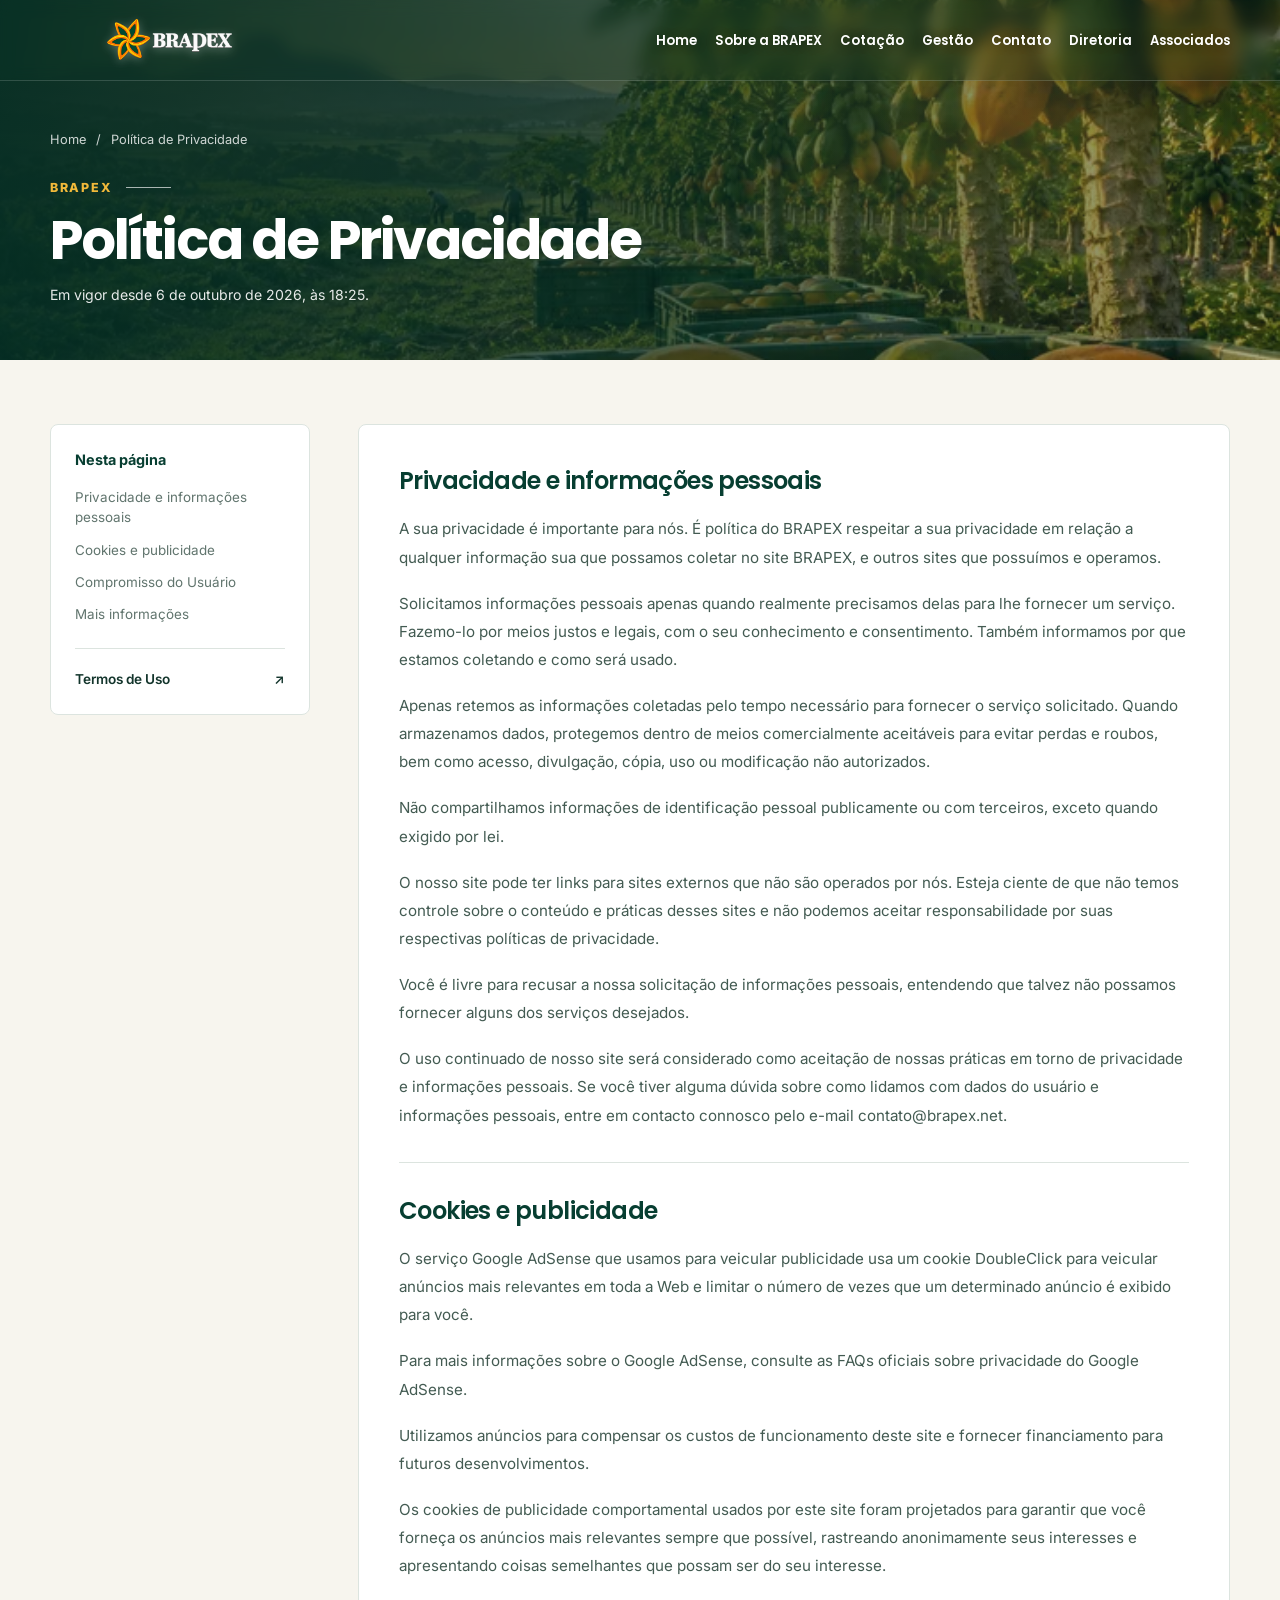
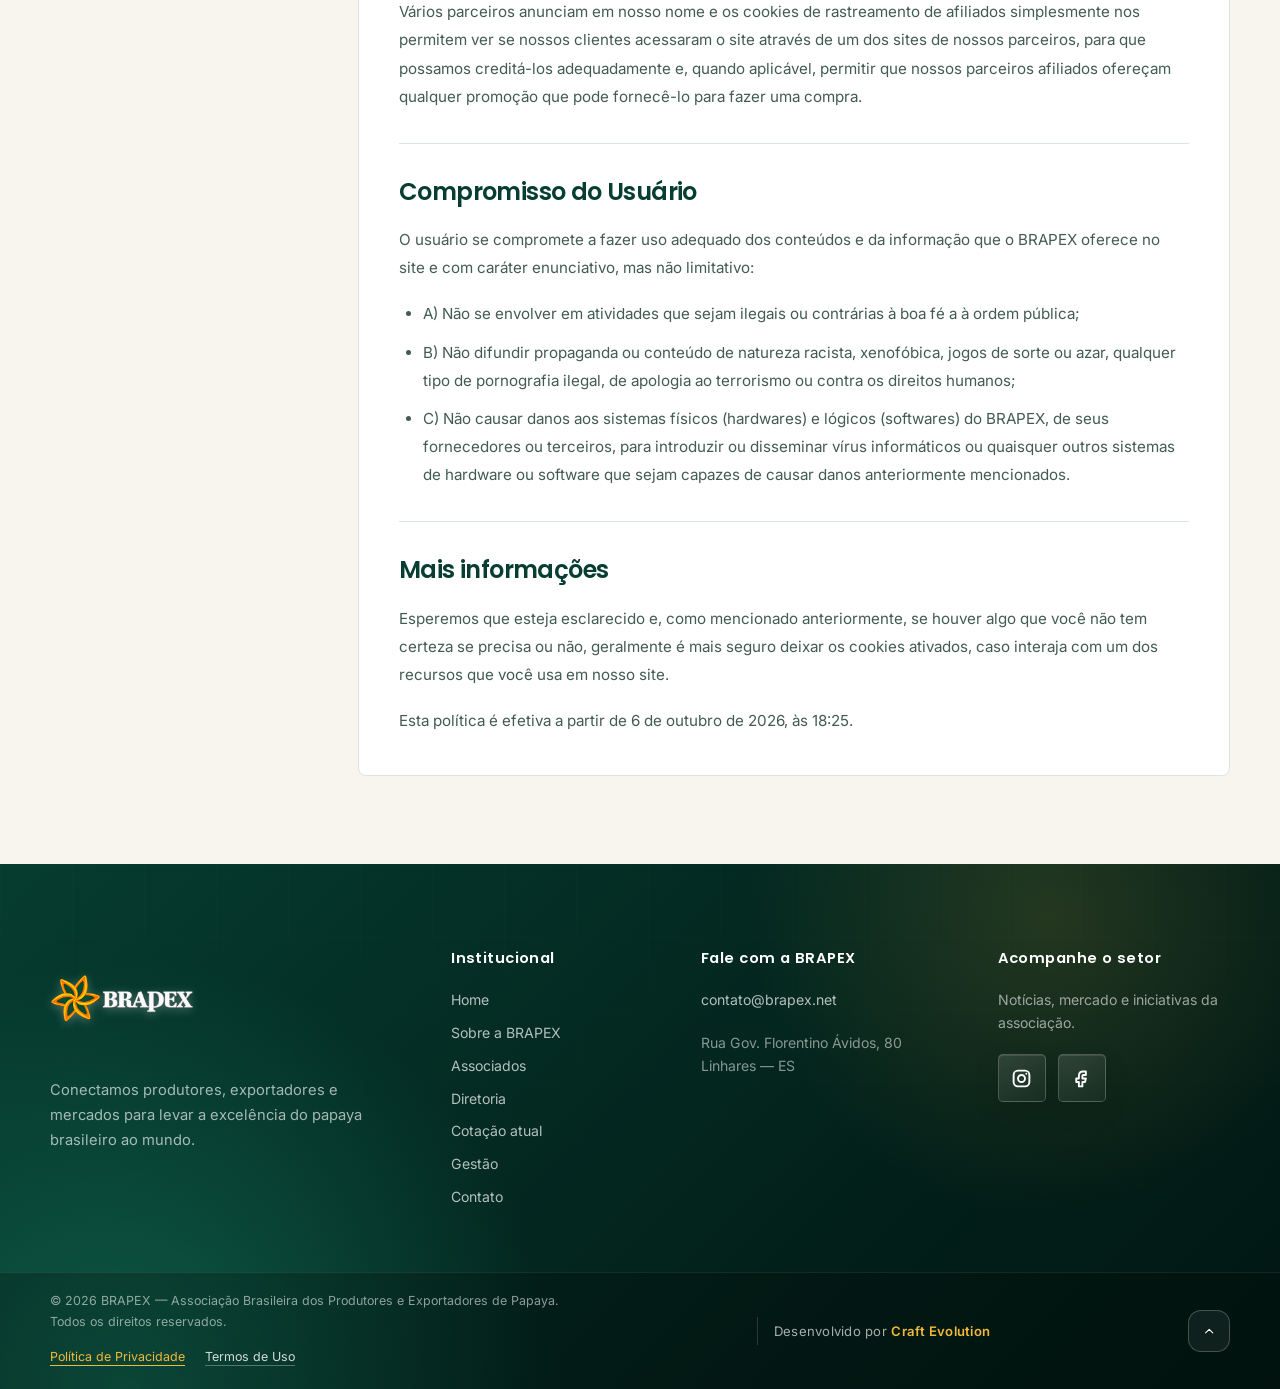
<file: pages/politica-de-privacidade.html>
<!doctype html>
<html lang="pt-BR">
  <head>
    <meta charset="utf-8" />
    <meta name="viewport" content="width=device-width, initial-scale=1" />
    <meta
      name="description"
      content="Consulte a política de privacidade do site da BRAPEX."
    />
    <meta name="theme-color" content="#073e31" />
    <title>Política de Privacidade | BRAPEX</title>
    <link
      rel="preload"
      href="../assets/images/papaya-grove.webp"
      as="image"
      type="image/webp"
    />
    <link rel="preconnect" href="https://fonts.googleapis.com" />
    <link rel="preconnect" href="https://fonts.gstatic.com" crossorigin />
    <link
      href="https://fonts.googleapis.com/css2?family=Inter:wght@400;500;600;700&family=Poppins:wght@500;600;700&display=swap"
      rel="stylesheet"
    />
    <link rel="stylesheet" href="../styles/main.css" />
    <link rel="stylesheet" href="../styles/diretoria.css" />
    <link rel="stylesheet" href="../styles/legal.css" />
    <script defer src="../scripts/main.js"></script>
  </head>
  <body class="legal-page">
    <a class="skip-link" href="#conteudo"> Pular para o conteúdo </a>
    <!-- Sprite de ícones -->
    <svg class="svg-sprite" aria-hidden="true">
      <symbol id="icon-search" viewBox="0 0 24 24">
        <circle cx="11" cy="11" r="7"></circle>
        <path d="m20 20-4-4"></path>
      </symbol>
      <symbol id="icon-arrow-right" viewBox="0 0 24 24">
        <path d="M5 12h14M13 6l6 6-6 6"></path>
      </symbol>
      <symbol id="icon-chevron-up" viewBox="0 0 24 24">
        <path d="m18 15-6-6-6 6"></path>
      </symbol>
      <symbol id="icon-shield" viewBox="0 0 24 24">
        <path d="M12 3 4 6v5c0 5 3.4 8.4 8 10 4.6-1.6 8-5 8-10V6l-8-3Z"></path>
        <path d="m9 12 2 2 4-4"></path>
      </symbol>
      <symbol id="icon-globe" viewBox="0 0 24 24">
        <circle cx="12" cy="12" r="9"></circle>
        <path
          d="M3 12h18M12 3c3 3.4 3 14.6 0 18M12 3c-3 3.4-3 14.6 0 18"
        ></path>
      </symbol>
      <symbol id="icon-handshake" viewBox="0 0 24 24">
        <path
          d="m11 17 2 2a2 2 0 0 0 3-3l-3-3M14 6l-2-2-5 5-4-1v8l3 1M21 8l-4 1-3-3-5 5a2 2 0 0 0 3 3l2-2 4 4h3V8Z"
        ></path>
      </symbol>
      <symbol id="icon-sprout" viewBox="0 0 24 24">
        <path
          d="M12 21V10M12 13C8 13 5 10 5 6c4 0 7 2 7 6M12 10c0-4 3-7 7-7 0 4-3 7-7 7Z"
        ></path>
      </symbol>
      <symbol id="icon-users" viewBox="0 0 24 24">
        <path
          d="M16 21v-2a4 4 0 0 0-4-4H6a4 4 0 0 0-4 4v2M9 11a4 4 0 1 0 0-8 4 4 0 0 0 0 8ZM22 21v-2a4 4 0 0 0-3-3.87M16 3.13a4 4 0 0 1 0 7.75"
        ></path>
      </symbol>
      <symbol id="icon-message" viewBox="0 0 24 24">
        <path d="M17.472 14.382c-.297-.149-1.758-.867-2.03-.967-.273-.099-.471-.148-.67.15-.197.297-.767.966-.94 1.164-.173.199-.347.223-.644.075-.297-.15-1.255-.463-2.39-1.475-.883-.788-1.48-1.761-1.653-2.059-.173-.297-.018-.458.13-.606.134-.133.298-.347.446-.52.149-.174.198-.298.298-.497.099-.198.05-.371-.025-.52-.075-.149-.669-1.612-.916-2.207-.242-.579-.487-.5-.669-.51-.173-.008-.371-.01-.57-.01-.198 0-.52.074-.792.372-.272.297-1.04 1.016-1.04 2.479s1.065 2.875 1.213 3.074c.149.198 2.095 3.2 5.076 4.487.709.306 1.262.489 1.694.625.712.227 1.36.195 1.871.118.571-.085 1.758-.719 2.006-1.413.248-.694.248-1.289.173-1.413-.074-.124-.272-.198-.57-.347m-5.421 7.403h-.004a9.87 9.87 0 0 1-5.031-1.378l-.361-.214-3.741.982.998-3.648-.235-.374a9.86 9.86 0 0 1-1.51-5.26c.001-5.45 4.436-9.884 9.888-9.884 2.64 0 5.122 1.03 6.988 2.898a9.825 9.825 0 0 1 2.893 6.99c-.003 5.45-4.446 9.883-9.881 9.883m8.413-18.297A11.815 11.815 0 0 0 12.05 0C5.495 0 .16 5.335.157 11.892c0 2.096.547 4.142 1.588 5.945L.057 24l6.305-1.654a11.882 11.882 0 0 0 5.683 1.448h.005c6.554 0 11.89-5.335 11.893-11.893a11.821 11.821 0 0 0-3.48-8.413Z"></path>
      </symbol>
      <symbol id="icon-instagram" viewBox="0 0 24 24">
        <rect x="3" y="3" width="18" height="18" rx="5"></rect>
        <circle cx="12" cy="12" r="4"></circle>
        <path d="M17.5 6.5h.01"></path>
      </symbol>
      <symbol id="icon-facebook" viewBox="0 0 24 24">
        <path
          d="M14 8h3V4h-3c-3 0-5 2-5 5v3H6v4h3v5h4v-5h3l1-4h-4V9c0-.7.3-1 1-1Z"
        ></path>
      </symbol>
      <symbol id="icon-email" viewBox="0 0 24 24">
        <rect x="3" y="5" width="18" height="14" rx="2.5"></rect>
        <path d="m5 7 7 6 7-6"></path>
      </symbol>
      <symbol id="icon-linkedin" viewBox="0 0 24 24">
        <rect x="3" y="9" width="4" height="12"></rect>
        <path
          d="M5 3.5a2 2 0 1 0 0 4 2 2 0 0 0 0-4ZM11 21V9h4v2c1-1.5 5-2.5 6 2v8h-4v-7c0-2-2-2-2 0v7h-4Z"
        ></path>
      </symbol>
      <symbol id="icon-youtube" viewBox="0 0 24 24">
        <path
          d="M22 12s0-4-1-6c-.6-1-1.5-1.3-3-1.5C16 4.2 12 4.2 12 4.2s-4 0-6 .3C4.5 4.7 3.6 5 3 6c-1 2-1 6-1 6s0 4 1 6c.6 1 1.5 1.3 3 1.5 2 .3 6 .3 6 .3s4 0 6-.3c1.5-.2 2.4-.5 3-1.5 1-2 1-6 1-6Z"
        ></path>
        <path d="m10 9 5 3-5 3V9Z"></path>
      </symbol>
    </svg>
    <!-- Cabeçalho -->
    <header class="site-header site-header--extended" data-header>
      <div class="container header__inner">
        <a
          class="brand"
          href="../index.html"
          aria-label="BRAPEX, página inicial"
        >
          <img
            class="brand__logo brand__logo--hero"
            src="../assets/images/logo-principal-horizonta-brancol.webp"
            alt="BRAPEX — Associação Brasileira dos Produtores e Exportadores de Papaya"
            width="2172"
            height="724"
          />
          <img
            class="brand__logo brand__logo--scrolled"
            src="../assets/images/logo-principal-horizontal.webp"
            alt=""
            width="2172"
            height="724"
            aria-hidden="true"
          />
        </a>
        <button
          class="menu-toggle"
          type="button"
          aria-label="Abrir menu"
          aria-expanded="false"
          data-menu-toggle
          data-menu-breakpoint="1100"
        >
          <span></span>
          <span></span>
          <span></span>
        </button>
        <nav class="main-nav" aria-label="Navegação principal" data-menu>
          <a href="../index.html">Home</a>
          <a href="../index.html#sobre">Sobre a BRAPEX</a>
          <a href="../index.html#cotacao">Cotação</a>
          <a href="../index.html#gestao">Gestão</a>
          <a href="../index.html#contato">Contato</a>
          <a href="diretoria.html">Diretoria</a>
          <a href="associados.html">Associados</a>
        </nav>
      </div>
    </header>

    <main id="conteudo">
      <!-- Apresentação do documento -->
      <section class="inner-hero legal-hero" aria-labelledby="legal-title">
        <img
          src="../assets/images/papaya-grove.webp"
          alt=""
          width="1920"
          height="1080"
          fetchpriority="high"
        />
        <div class="container">
          <nav class="legal-breadcrumb" aria-label="Você está em">
            <a href="../index.html">Home</a>
            <span aria-hidden="true">/</span>
            <span aria-current="page">Política de Privacidade</span>
          </nav>
          <p class="eyebrow">BRAPEX <span></span></p>
          <h1 id="legal-title">Política de Privacidade</h1>
          <p class="legal-date">Em vigor desde <time datetime="2026-10-06T18:25">6 de outubro de 2026, às 18:25</time>.</p>
        </div>
      </section>

      <!-- Índice e conteúdo -->
      <div class="legal-content">
        <div class="container legal-layout">
          <aside class="legal-index">
            <p class="legal-index__title">Nesta página</p>
            <nav aria-label="Seções de Política de Privacidade">
              <a href="#privacidade">Privacidade e informações pessoais</a>
              <a href="#cookies-e-publicidade">Cookies e publicidade</a>
              <a href="#compromisso-do-usuario">Compromisso do Usuário</a>
              <a href="#mais-informacoes">Mais informações</a>
            </nav>
            <a class="legal-index__related" href="termos-de-uso.html">Termos de Uso <span aria-hidden="true">↗</span></a>
          </aside>
          <article class="legal-document" aria-labelledby="legal-title">
            <section class="legal-section" id="privacidade" aria-labelledby="privacidade-title">
              <h2 id="privacidade-title">Privacidade e informações pessoais</h2>
              <p>
                A sua privacidade é importante para nós. É política do BRAPEX respeitar a sua privacidade
                em relação a qualquer informação sua que possamos coletar no site BRAPEX, e outros sites
                que possuímos e operamos.
              </p>
              <p>
                Solicitamos informações pessoais apenas quando realmente precisamos delas para lhe
                fornecer um serviço. Fazemo-lo por meios justos e legais, com o seu conhecimento e
                consentimento. Também informamos por que estamos coletando e como será usado.
              </p>
              <p>
                Apenas retemos as informações coletadas pelo tempo necessário para fornecer o serviço
                solicitado. Quando armazenamos dados, protegemos dentro de meios comercialmente aceitáveis
                para evitar perdas e roubos, bem como acesso, divulgação, cópia, uso ou modificação não
                autorizados.
              </p>
              <p>
                Não compartilhamos informações de identificação pessoal publicamente ou com terceiros,
                exceto quando exigido por lei.
              </p>
              <p>
                O nosso site pode ter links para sites externos que não são operados por nós. Esteja
                ciente de que não temos controle sobre o conteúdo e práticas desses sites e não podemos
                aceitar responsabilidade por suas respectivas políticas de privacidade.
              </p>
              <p>
                Você é livre para recusar a nossa solicitação de informações pessoais, entendendo que
                talvez não possamos fornecer alguns dos serviços desejados.
              </p>
              <p>
                O uso continuado de nosso site será considerado como aceitação de nossas práticas em torno
                de privacidade e informações pessoais. Se você tiver alguma dúvida sobre como lidamos com
                dados do usuário e informações pessoais, entre em contacto connosco
                pelo e-mail <a href="mailto:contato@brapex.net">contato@brapex.net</a>.
              </p>
            </section>

            <section class="legal-section" id="cookies-e-publicidade" aria-labelledby="cookies-e-publicidade-title">
              <h2 id="cookies-e-publicidade-title">Cookies e publicidade</h2>
              <p>
                O serviço Google AdSense que usamos para veicular publicidade usa um cookie DoubleClick
                para veicular anúncios mais relevantes em toda a Web e limitar o número de vezes que um
                determinado anúncio é exibido para você.
              </p>
              <p>
                Para mais informações sobre o Google AdSense, consulte as FAQs oficiais sobre privacidade
                do Google AdSense.
              </p>
              <p>
                Utilizamos anúncios para compensar os custos de funcionamento deste site e fornecer
                financiamento para futuros desenvolvimentos.
              </p>
              <p>
                Os cookies de publicidade comportamental usados por este site foram projetados para
                garantir que você forneça os anúncios mais relevantes sempre que possível, rastreando
                anonimamente seus interesses e apresentando coisas semelhantes que possam ser do seu
                interesse.
              </p>
              <p>
                Vários parceiros anunciam em nosso nome e os cookies de rastreamento de afiliados
                simplesmente nos permitem ver se nossos clientes acessaram o site através de um dos sites
                de nossos parceiros, para que possamos creditá-los adequadamente e, quando aplicável,
                permitir que nossos parceiros afiliados ofereçam qualquer promoção que pode fornecê-lo
                para fazer uma compra.
              </p>
            </section>

            <section class="legal-section" id="compromisso-do-usuario" aria-labelledby="compromisso-do-usuario-title">
              <h2 id="compromisso-do-usuario-title">Compromisso do Usuário</h2>
              <p>
                O usuário se compromete a fazer uso adequado dos conteúdos e da informação que o BRAPEX
                oferece no site e com caráter enunciativo, mas não limitativo:
              </p>
              <ul>
                <li>A) Não se envolver em atividades que sejam ilegais ou contrárias à boa fé a à ordem pública;</li>
                <li>
                  B) Não difundir propaganda ou conteúdo de natureza racista, xenofóbica, jogos de sorte ou
                  azar, qualquer tipo de pornografia ilegal, de apologia ao terrorismo ou contra os direitos
                  humanos;
                </li>
                <li>
                  C) Não causar danos aos sistemas físicos (hardwares) e lógicos (softwares) do BRAPEX, de
                  seus fornecedores ou terceiros, para introduzir ou disseminar vírus informáticos ou
                  quaisquer outros sistemas de hardware ou software que sejam capazes de causar danos
                  anteriormente mencionados.
                </li>
              </ul>
            </section>

            <section class="legal-section" id="mais-informacoes" aria-labelledby="mais-informacoes-title">
              <h2 id="mais-informacoes-title">Mais informações</h2>
              <p>
                Esperemos que esteja esclarecido e, como mencionado anteriormente, se houver algo que você
                não tem certeza se precisa ou não, geralmente é mais seguro deixar os cookies ativados,
                caso interaja com um dos recursos que você usa em nosso site.
              </p>
              <p>Esta política é efetiva a partir de 6 de outubro de 2026, às 18:25.</p>
            </section>
          </article>
        </div>
      </div>
    </main>

    <!-- Rodapé -->
    <footer class="site-footer">
      <div class="container footer__main">
        <div class="footer__brand">
          <a class="brand brand--footer" href="../index.html">
            <img
              class="brand__logo"
              src="../assets/images/logo-principal-horizonta-brancol.webp"
              alt="BRAPEX — Associação Brasileira dos Produtores e Exportadores de Papaya"
              width="182"
              height="160"
              loading="lazy"
            />
          </a>
          <p>
            Conectamos produtores, exportadores e mercados para levar a
            excelência do papaya brasileiro ao mundo.
          </p>
        </div>
        <div class="footer__column">
          <p class="footer__title">Institucional</p>
          <nav aria-label="Navegação do rodapé">
            <a href="../index.html">Home</a>
            <a href="../index.html#sobre">Sobre a BRAPEX</a>
            <a href="associados.html">Associados</a>
            <a href="diretoria.html">Diretoria</a>
            <a href="../index.html#cotacao">Cotação atual</a>
            <a href="../index.html#gestao">Gestão</a>
            <a href="mailto:contato@brapex.net">Contato</a>
          </nav>
        </div>
        <div class="footer__column footer__contact">
          <p class="footer__title">Fale com a BRAPEX</p>
          <a href="mailto:contato@brapex.net">contato@brapex.net</a>
          <address>
            Rua Gov. Florentino Ávidos, 80
            <br />
            Linhares — ES
          </address>
        </div>
        <div class="footer__column footer__social">
          <p class="footer__title">Acompanhe o setor</p>
          <p>Notícias, mercado e iniciativas da associação.</p>
          <div class="socials">
            <a
              href="https://www.instagram.com/brapex.mamao/"
              aria-label="Instagram"
              target="_blank"
              rel="noopener noreferrer"
            >
              <svg class="icon"><use href="#icon-instagram"></use></svg>
            </a>
            <a
              href="https://www.facebook.com/brapex.mamao/"
              aria-label="Facebook"
              target="_blank"
              rel="noopener noreferrer"
            >
              <svg class="icon"><use href="#icon-facebook"></use></svg>
            </a>
          </div>
        </div>
      </div>
      <div class="footer__bottom">
        <div class="container">
          <div class="footer__bottom-left">
            <p>
              ©
              <span data-current-year></span>
              BRAPEX — Associação Brasileira dos Produtores e Exportadores de Papaya.
            </p>
            <p>Todos os direitos reservados.</p>
            <nav class="footer__legal" aria-label="Documentos legais">
              <a href="politica-de-privacidade.html" aria-current="page">Política de Privacidade</a>
              <a href="termos-de-uso.html">Termos de Uso</a>
            </nav>
          </div>
          <div class="footer__dev-credit">
            <span class="footer__dev-separator"></span>
            <p>Desenvolvido por <a href="https://craftevolution.vercel.app/" target="_blank" rel="noopener noreferrer" class="footer__dev-link">Craft Evolution</a></p>
          </div>
          <button
            class="back-to-top"
            type="button"
            aria-label="Voltar ao topo"
            data-back-to-top
          >
            <svg class="icon"><use href="#icon-chevron-up"></use></svg>
          </button>
        </div>
      </div>
    </footer>
  </body>
</html>
</file>
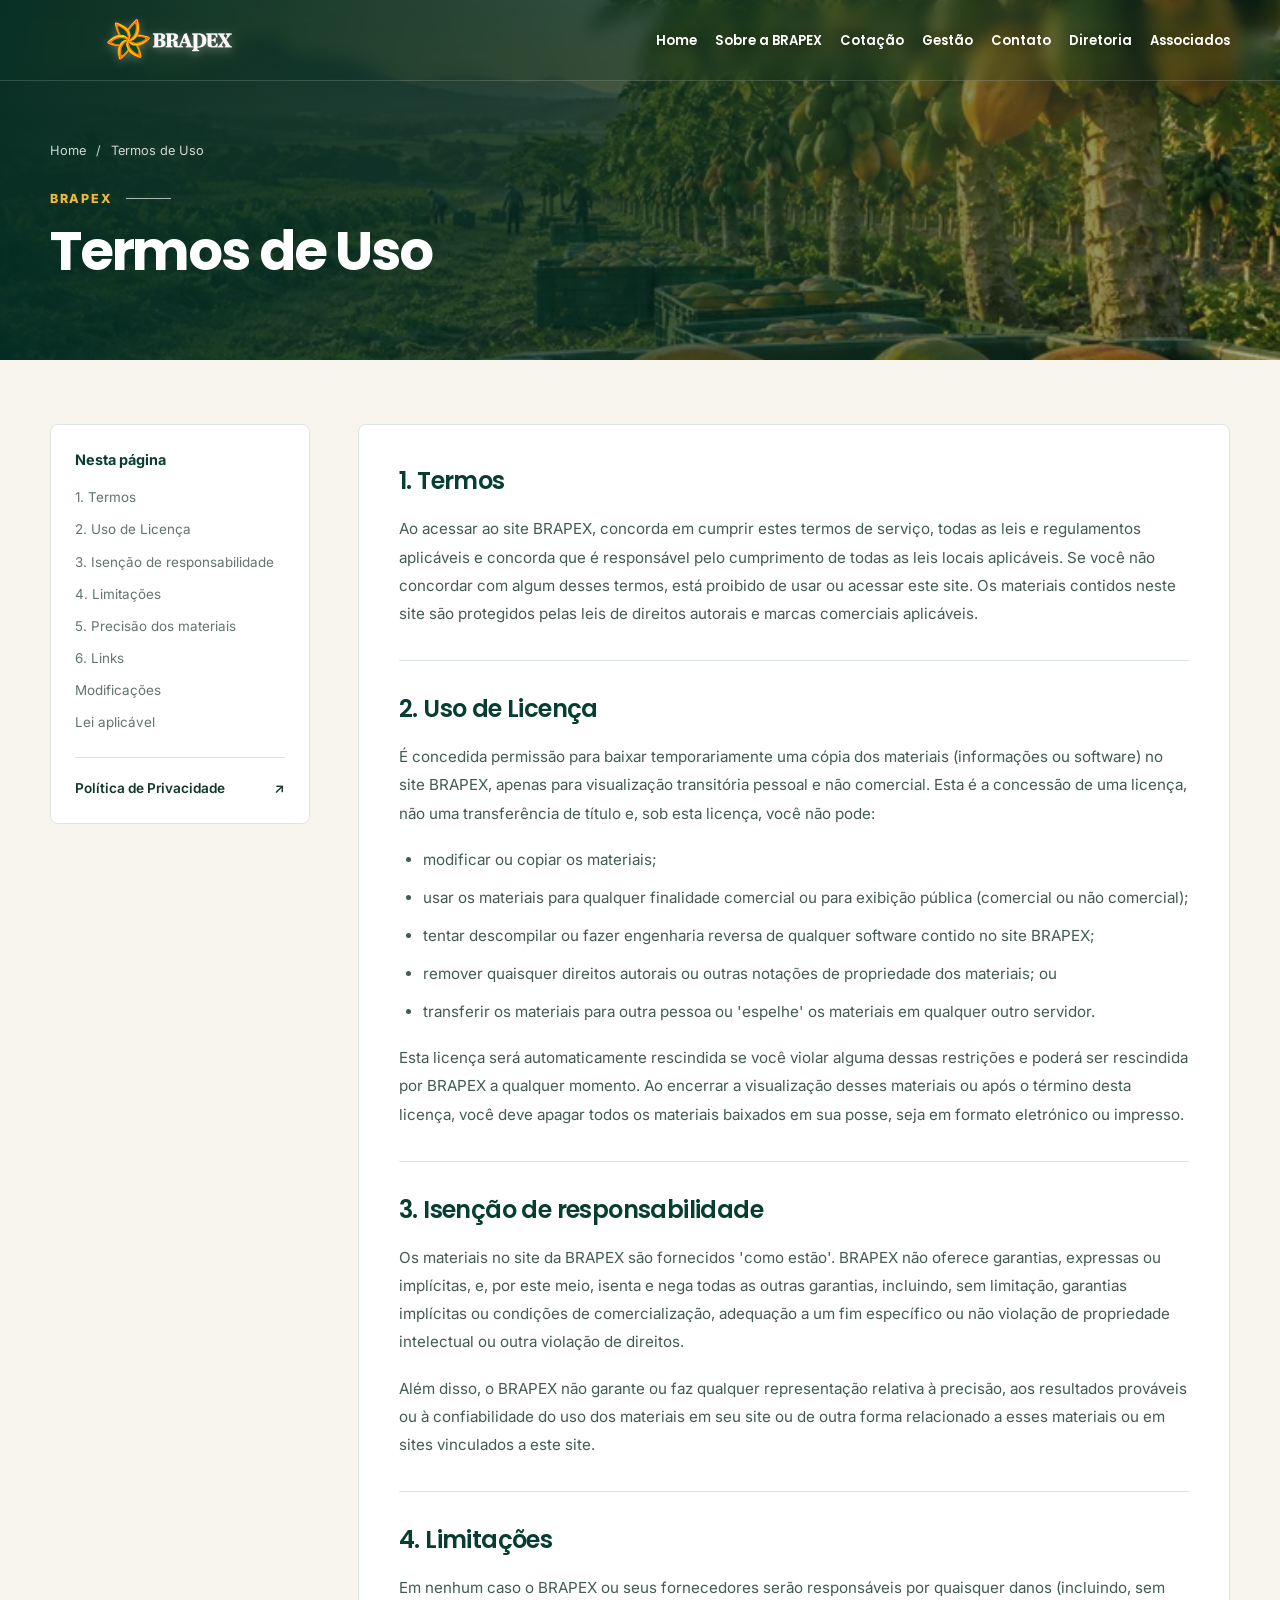
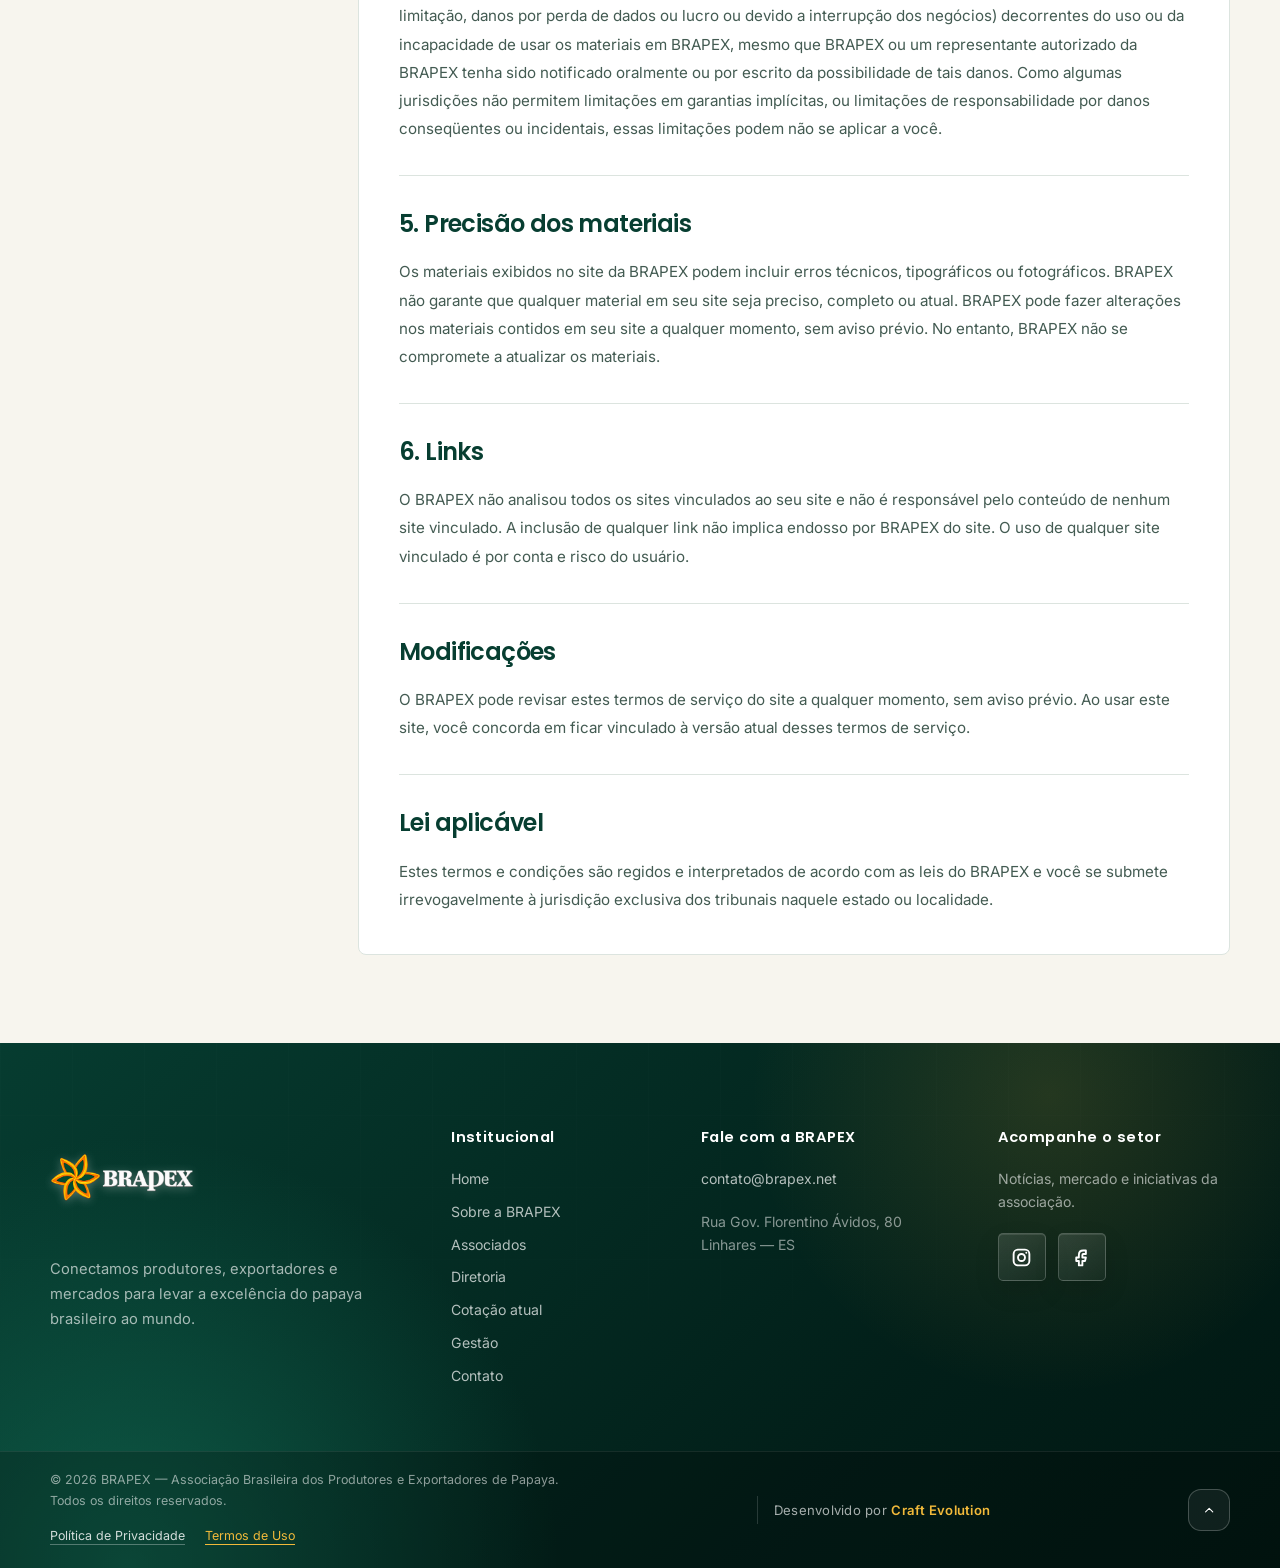
<file: pages/termos-de-uso.html>
<!doctype html>
<html lang="pt-BR">
  <head>
    <meta charset="utf-8" />
    <meta name="viewport" content="width=device-width, initial-scale=1" />
    <meta
      name="description"
      content="Consulte os termos de uso do site da BRAPEX."
    />
    <meta name="theme-color" content="#073e31" />
    <title>Termos de Uso | BRAPEX</title>
    <link
      rel="preload"
      href="../assets/images/papaya-grove.webp"
      as="image"
      type="image/webp"
    />
    <link rel="preconnect" href="https://fonts.googleapis.com" />
    <link rel="preconnect" href="https://fonts.gstatic.com" crossorigin />
    <link
      href="https://fonts.googleapis.com/css2?family=Inter:wght@400;500;600;700&family=Poppins:wght@500;600;700&display=swap"
      rel="stylesheet"
    />
    <link rel="stylesheet" href="../styles/main.css" />
    <link rel="stylesheet" href="../styles/diretoria.css" />
    <link rel="stylesheet" href="../styles/legal.css" />
    <script defer src="../scripts/main.js"></script>
  </head>
  <body class="legal-page">
    <a class="skip-link" href="#conteudo"> Pular para o conteúdo </a>
    <!-- Sprite de ícones -->
    <svg class="svg-sprite" aria-hidden="true">
      <symbol id="icon-search" viewBox="0 0 24 24">
        <circle cx="11" cy="11" r="7"></circle>
        <path d="m20 20-4-4"></path>
      </symbol>
      <symbol id="icon-arrow-right" viewBox="0 0 24 24">
        <path d="M5 12h14M13 6l6 6-6 6"></path>
      </symbol>
      <symbol id="icon-chevron-up" viewBox="0 0 24 24">
        <path d="m18 15-6-6-6 6"></path>
      </symbol>
      <symbol id="icon-shield" viewBox="0 0 24 24">
        <path d="M12 3 4 6v5c0 5 3.4 8.4 8 10 4.6-1.6 8-5 8-10V6l-8-3Z"></path>
        <path d="m9 12 2 2 4-4"></path>
      </symbol>
      <symbol id="icon-globe" viewBox="0 0 24 24">
        <circle cx="12" cy="12" r="9"></circle>
        <path
          d="M3 12h18M12 3c3 3.4 3 14.6 0 18M12 3c-3 3.4-3 14.6 0 18"
        ></path>
      </symbol>
      <symbol id="icon-handshake" viewBox="0 0 24 24">
        <path
          d="m11 17 2 2a2 2 0 0 0 3-3l-3-3M14 6l-2-2-5 5-4-1v8l3 1M21 8l-4 1-3-3-5 5a2 2 0 0 0 3 3l2-2 4 4h3V8Z"
        ></path>
      </symbol>
      <symbol id="icon-sprout" viewBox="0 0 24 24">
        <path
          d="M12 21V10M12 13C8 13 5 10 5 6c4 0 7 2 7 6M12 10c0-4 3-7 7-7 0 4-3 7-7 7Z"
        ></path>
      </symbol>
      <symbol id="icon-users" viewBox="0 0 24 24">
        <path
          d="M16 21v-2a4 4 0 0 0-4-4H6a4 4 0 0 0-4 4v2M9 11a4 4 0 1 0 0-8 4 4 0 0 0 0 8ZM22 21v-2a4 4 0 0 0-3-3.87M16 3.13a4 4 0 0 1 0 7.75"
        ></path>
      </symbol>
      <symbol id="icon-message" viewBox="0 0 24 24">
        <path d="M17.472 14.382c-.297-.149-1.758-.867-2.03-.967-.273-.099-.471-.148-.67.15-.197.297-.767.966-.94 1.164-.173.199-.347.223-.644.075-.297-.15-1.255-.463-2.39-1.475-.883-.788-1.48-1.761-1.653-2.059-.173-.297-.018-.458.13-.606.134-.133.298-.347.446-.52.149-.174.198-.298.298-.497.099-.198.05-.371-.025-.52-.075-.149-.669-1.612-.916-2.207-.242-.579-.487-.5-.669-.51-.173-.008-.371-.01-.57-.01-.198 0-.52.074-.792.372-.272.297-1.04 1.016-1.04 2.479s1.065 2.875 1.213 3.074c.149.198 2.095 3.2 5.076 4.487.709.306 1.262.489 1.694.625.712.227 1.36.195 1.871.118.571-.085 1.758-.719 2.006-1.413.248-.694.248-1.289.173-1.413-.074-.124-.272-.198-.57-.347m-5.421 7.403h-.004a9.87 9.87 0 0 1-5.031-1.378l-.361-.214-3.741.982.998-3.648-.235-.374a9.86 9.86 0 0 1-1.51-5.26c.001-5.45 4.436-9.884 9.888-9.884 2.64 0 5.122 1.03 6.988 2.898a9.825 9.825 0 0 1 2.893 6.99c-.003 5.45-4.446 9.883-9.881 9.883m8.413-18.297A11.815 11.815 0 0 0 12.05 0C5.495 0 .16 5.335.157 11.892c0 2.096.547 4.142 1.588 5.945L.057 24l6.305-1.654a11.882 11.882 0 0 0 5.683 1.448h.005c6.554 0 11.89-5.335 11.893-11.893a11.821 11.821 0 0 0-3.48-8.413Z"></path>
      </symbol>
      <symbol id="icon-instagram" viewBox="0 0 24 24">
        <rect x="3" y="3" width="18" height="18" rx="5"></rect>
        <circle cx="12" cy="12" r="4"></circle>
        <path d="M17.5 6.5h.01"></path>
      </symbol>
      <symbol id="icon-facebook" viewBox="0 0 24 24">
        <path
          d="M14 8h3V4h-3c-3 0-5 2-5 5v3H6v4h3v5h4v-5h3l1-4h-4V9c0-.7.3-1 1-1Z"
        ></path>
      </symbol>
      <symbol id="icon-email" viewBox="0 0 24 24">
        <rect x="3" y="5" width="18" height="14" rx="2.5"></rect>
        <path d="m5 7 7 6 7-6"></path>
      </symbol>
      <symbol id="icon-linkedin" viewBox="0 0 24 24">
        <rect x="3" y="9" width="4" height="12"></rect>
        <path
          d="M5 3.5a2 2 0 1 0 0 4 2 2 0 0 0 0-4ZM11 21V9h4v2c1-1.5 5-2.5 6 2v8h-4v-7c0-2-2-2-2 0v7h-4Z"
        ></path>
      </symbol>
      <symbol id="icon-youtube" viewBox="0 0 24 24">
        <path
          d="M22 12s0-4-1-6c-.6-1-1.5-1.3-3-1.5C16 4.2 12 4.2 12 4.2s-4 0-6 .3C4.5 4.7 3.6 5 3 6c-1 2-1 6-1 6s0 4 1 6c.6 1 1.5 1.3 3 1.5 2 .3 6 .3 6 .3s4 0 6-.3c1.5-.2 2.4-.5 3-1.5 1-2 1-6 1-6Z"
        ></path>
        <path d="m10 9 5 3-5 3V9Z"></path>
      </symbol>
    </svg>
    <!-- Cabeçalho -->
    <header class="site-header site-header--extended" data-header>
      <div class="container header__inner">
        <a
          class="brand"
          href="../index.html"
          aria-label="BRAPEX, página inicial"
        >
          <img
            class="brand__logo brand__logo--hero"
            src="../assets/images/logo-principal-horizonta-brancol.webp"
            alt="BRAPEX — Associação Brasileira dos Produtores e Exportadores de Papaya"
            width="2172"
            height="724"
          />
          <img
            class="brand__logo brand__logo--scrolled"
            src="../assets/images/logo-principal-horizontal.webp"
            alt=""
            width="2172"
            height="724"
            aria-hidden="true"
          />
        </a>
        <button
          class="menu-toggle"
          type="button"
          aria-label="Abrir menu"
          aria-expanded="false"
          data-menu-toggle
          data-menu-breakpoint="1100"
        >
          <span></span>
          <span></span>
          <span></span>
        </button>
        <nav class="main-nav" aria-label="Navegação principal" data-menu>
          <a href="../index.html">Home</a>
          <a href="../index.html#sobre">Sobre a BRAPEX</a>
          <a href="../index.html#cotacao">Cotação</a>
          <a href="../index.html#gestao">Gestão</a>
          <a href="../index.html#contato">Contato</a>
          <a href="diretoria.html">Diretoria</a>
          <a href="associados.html">Associados</a>
        </nav>
      </div>
    </header>

    <main id="conteudo">
      <!-- Apresentação do documento -->
      <section class="inner-hero legal-hero" aria-labelledby="legal-title">
        <img
          src="../assets/images/papaya-grove.webp"
          alt=""
          width="1920"
          height="1080"
          fetchpriority="high"
        />
        <div class="container">
          <nav class="legal-breadcrumb" aria-label="Você está em">
            <a href="../index.html">Home</a>
            <span aria-hidden="true">/</span>
            <span aria-current="page">Termos de Uso</span>
          </nav>
          <p class="eyebrow">BRAPEX <span></span></p>
          <h1 id="legal-title">Termos de Uso</h1>

        </div>
      </section>

      <!-- Índice e conteúdo -->
      <div class="legal-content">
        <div class="container legal-layout">
          <aside class="legal-index">
            <p class="legal-index__title">Nesta página</p>
            <nav aria-label="Seções de Termos de Uso">
              <a href="#termos">1. Termos</a>
              <a href="#uso-de-licenca">2. Uso de Licença</a>
              <a href="#isencao-de-responsabilidade">3. Isenção de responsabilidade</a>
              <a href="#limitacoes">4. Limitações</a>
              <a href="#precisao-dos-materiais">5. Precisão dos materiais</a>
              <a href="#links">6. Links</a>
              <a href="#modificacoes">Modificações</a>
              <a href="#lei-aplicavel">Lei aplicável</a>
            </nav>
            <a class="legal-index__related" href="politica-de-privacidade.html">Política de Privacidade <span aria-hidden="true">↗</span></a>
          </aside>
          <article class="legal-document" aria-labelledby="legal-title">
            <section class="legal-section" id="termos" aria-labelledby="termos-title">
              <h2 id="termos-title">1. Termos</h2>
              <p>
                Ao acessar ao site BRAPEX, concorda em cumprir estes termos de serviço, todas as leis e
                regulamentos aplicáveis e concorda que é responsável pelo cumprimento de todas as leis
                locais aplicáveis. Se você não concordar com algum desses termos, está proibido de usar ou
                acessar este site. Os materiais contidos neste site são protegidos pelas leis de direitos
                autorais e marcas comerciais aplicáveis.
              </p>
            </section>

            <section class="legal-section" id="uso-de-licenca" aria-labelledby="uso-de-licenca-title">
              <h2 id="uso-de-licenca-title">2. Uso de Licença</h2>
              <p>
                É concedida permissão para baixar temporariamente uma cópia dos materiais (informações ou
                software) no site BRAPEX, apenas para visualização transitória pessoal e não comercial.
                Esta é a concessão de uma licença, não uma transferência de título e, sob esta licença,
                você não pode:
              </p>
              <ul>
                <li>modificar ou copiar os materiais;</li>
                <li>
                  usar os materiais para qualquer finalidade comercial ou para exibição pública (comercial
                  ou não comercial);
                </li>
                <li>tentar descompilar ou fazer engenharia reversa de qualquer software contido no site BRAPEX;</li>
                <li>remover quaisquer direitos autorais ou outras notações de propriedade dos materiais; ou</li>
                <li>transferir os materiais para outra pessoa ou 'espelhe' os materiais em qualquer outro servidor.</li>
              </ul>
              <p>
                Esta licença será automaticamente rescindida se você violar alguma dessas restrições e
                poderá ser rescindida por BRAPEX a qualquer momento. Ao encerrar a visualização desses
                materiais ou após o término desta licença, você deve apagar todos os materiais baixados em
                sua posse, seja em formato eletrónico ou impresso.
              </p>
            </section>

            <section class="legal-section" id="isencao-de-responsabilidade" aria-labelledby="isencao-de-responsabilidade-title">
              <h2 id="isencao-de-responsabilidade-title">3. Isenção de responsabilidade</h2>
              <p>
                Os materiais no site da BRAPEX são fornecidos 'como estão'. BRAPEX não oferece garantias,
                expressas ou implícitas, e, por este meio, isenta e nega todas as outras garantias,
                incluindo, sem limitação, garantias implícitas ou condições de comercialização, adequação
                a um fim específico ou não violação de propriedade intelectual ou outra violação de
                direitos.
              </p>
              <p>
                Além disso, o BRAPEX não garante ou faz qualquer representação relativa à precisão, aos
                resultados prováveis ou à confiabilidade do uso dos materiais em seu site ou de outra
                forma relacionado a esses materiais ou em sites vinculados a este site.
              </p>
            </section>

            <section class="legal-section" id="limitacoes" aria-labelledby="limitacoes-title">
              <h2 id="limitacoes-title">4. Limitações</h2>
              <p>
                Em nenhum caso o BRAPEX ou seus fornecedores serão responsáveis por quaisquer danos
                (incluindo, sem limitação, danos por perda de dados ou lucro ou devido a interrupção dos
                negócios) decorrentes do uso ou da incapacidade de usar os materiais em BRAPEX, mesmo que
                BRAPEX ou um representante autorizado da BRAPEX tenha sido notificado oralmente ou por
                escrito da possibilidade de tais danos. Como algumas jurisdições não permitem limitações
                em garantias implícitas, ou limitações de responsabilidade por danos conseqüentes ou
                incidentais, essas limitações podem não se aplicar a você.
              </p>
            </section>

            <section class="legal-section" id="precisao-dos-materiais" aria-labelledby="precisao-dos-materiais-title">
              <h2 id="precisao-dos-materiais-title">5. Precisão dos materiais</h2>
              <p>
                Os materiais exibidos no site da BRAPEX podem incluir erros técnicos, tipográficos ou
                fotográficos. BRAPEX não garante que qualquer material em seu site seja preciso, completo
                ou atual. BRAPEX pode fazer alterações nos materiais contidos em seu site a qualquer
                momento, sem aviso prévio. No entanto, BRAPEX não se compromete a atualizar os materiais.
              </p>
            </section>

            <section class="legal-section" id="links" aria-labelledby="links-title">
              <h2 id="links-title">6. Links</h2>
              <p>
                O BRAPEX não analisou todos os sites vinculados ao seu site e não é responsável pelo
                conteúdo de nenhum site vinculado. A inclusão de qualquer link não implica endosso por
                BRAPEX do site. O uso de qualquer site vinculado é por conta e risco do usuário.
              </p>
            </section>

            <section class="legal-section" id="modificacoes" aria-labelledby="modificacoes-title">
              <h2 id="modificacoes-title">Modificações</h2>
              <p>
                O BRAPEX pode revisar estes termos de serviço do site a qualquer momento, sem aviso
                prévio. Ao usar este site, você concorda em ficar vinculado à versão atual desses termos
                de serviço.
              </p>
            </section>

            <section class="legal-section" id="lei-aplicavel" aria-labelledby="lei-aplicavel-title">
              <h2 id="lei-aplicavel-title">Lei aplicável</h2>
              <p>
                Estes termos e condições são regidos e interpretados de acordo com as leis do BRAPEX e
                você se submete irrevogavelmente à jurisdição exclusiva dos tribunais naquele estado ou
                localidade.
              </p>
            </section>
          </article>
        </div>
      </div>
    </main>

    <!-- Rodapé -->
    <footer class="site-footer">
      <div class="container footer__main">
        <div class="footer__brand">
          <a class="brand brand--footer" href="../index.html">
            <img
              class="brand__logo"
              src="../assets/images/logo-principal-horizonta-brancol.webp"
              alt="BRAPEX — Associação Brasileira dos Produtores e Exportadores de Papaya"
              width="182"
              height="160"
              loading="lazy"
            />
          </a>
          <p>
            Conectamos produtores, exportadores e mercados para levar a
            excelência do papaya brasileiro ao mundo.
          </p>
        </div>
        <div class="footer__column">
          <p class="footer__title">Institucional</p>
          <nav aria-label="Navegação do rodapé">
            <a href="../index.html">Home</a>
            <a href="../index.html#sobre">Sobre a BRAPEX</a>
            <a href="associados.html">Associados</a>
            <a href="diretoria.html">Diretoria</a>
            <a href="../index.html#cotacao">Cotação atual</a>
            <a href="../index.html#gestao">Gestão</a>
            <a href="mailto:contato@brapex.net">Contato</a>
          </nav>
        </div>
        <div class="footer__column footer__contact">
          <p class="footer__title">Fale com a BRAPEX</p>
          <a href="mailto:contato@brapex.net">contato@brapex.net</a>
          <address>
            Rua Gov. Florentino Ávidos, 80
            <br />
            Linhares — ES
          </address>
        </div>
        <div class="footer__column footer__social">
          <p class="footer__title">Acompanhe o setor</p>
          <p>Notícias, mercado e iniciativas da associação.</p>
          <div class="socials">
            <a
              href="https://www.instagram.com/brapex.mamao/"
              aria-label="Instagram"
              target="_blank"
              rel="noopener noreferrer"
            >
              <svg class="icon"><use href="#icon-instagram"></use></svg>
            </a>
            <a
              href="https://www.facebook.com/brapex.mamao/"
              aria-label="Facebook"
              target="_blank"
              rel="noopener noreferrer"
            >
              <svg class="icon"><use href="#icon-facebook"></use></svg>
            </a>
          </div>
        </div>
      </div>
      <div class="footer__bottom">
        <div class="container">
          <div class="footer__bottom-left">
            <p>
              ©
              <span data-current-year></span>
              BRAPEX — Associação Brasileira dos Produtores e Exportadores de Papaya.
            </p>
            <p>Todos os direitos reservados.</p>
            <nav class="footer__legal" aria-label="Documentos legais">
              <a href="politica-de-privacidade.html">Política de Privacidade</a>
              <a href="termos-de-uso.html" aria-current="page">Termos de Uso</a>
            </nav>
          </div>
          <div class="footer__dev-credit">
            <span class="footer__dev-separator"></span>
            <p>Desenvolvido por <a href="https://craftevolution.vercel.app/" target="_blank" rel="noopener noreferrer" class="footer__dev-link">Craft Evolution</a></p>
          </div>
          <button
            class="back-to-top"
            type="button"
            aria-label="Voltar ao topo"
            data-back-to-top
          >
            <svg class="icon"><use href="#icon-chevron-up"></use></svg>
          </button>
        </div>
      </div>
    </footer>
  </body>
</html>
</file>
<file: styles/main.css>
:root {
  --green-950: #032d24;
  --green-900: #073e31;
  --green-800: #0b533f;
  --green-700: #137158;
  --green-100: #e9f0ec;
  --gold: #f1b93a;
  --gold-dark: #d98f1f;
  --cream: #f7f5ee;
  --paper: #fff;
  --ink: #13352c;
  --muted: #61756e;
  --line: #dce4df;
  --shadow: 0 22px 60px rgba(3, 45, 36, 0.13);
  --radius: 16px;
  --container: 1180px;
  --serif: "Poppins", ui-sans-serif, system-ui, sans-serif;
  --sans:
    "Inter", ui-sans-serif, system-ui, -apple-system, BlinkMacSystemFont,
    "Segoe UI", sans-serif;
}

/* Base e utilitários */

* {
  box-sizing: border-box;
}

html {
  scroll-behavior: smooth;
  scroll-padding-top: 88px;
}

body {
  margin: 0;
  color: var(--ink);
  background: #fff;
  font-family: var(--sans);
  line-height: 1.55;
  -webkit-font-smoothing: antialiased;
}

body.menu-open {
  overflow: hidden;
}

img {
  display: block;
  max-width: 100%;
}

a {
  color: inherit;
  text-decoration: none;
}

button,
input,
textarea,
select {
  font: inherit;
}

button,
a {
  -webkit-tap-highlight-color: transparent;
}

button {
  color: inherit;
}

:focus-visible {
  outline: 3px solid rgba(241, 185, 58, 0.7);
  outline-offset: 3px;
}

[hidden] {
  display: none !important;
}

.container {
  width: min(calc(100% - 40px), var(--container));
  margin-inline: auto;
}

.section {
  padding: 88px 0;
}

.skip-link {
  position: fixed;
  z-index: 1000;
  top: 12px;
  left: 12px;
  padding: 10px 16px;
  background: #fff;
  transform: translateY(-150%);
  border-radius: 4px;
}

.skip-link:focus {
  transform: translateY(0);
}

.sr-only {
  position: absolute;
  width: 1px;
  height: 1px;
  padding: 0;
  margin: -1px;
  overflow: hidden;
  clip: rect(0, 0, 0, 0);
  white-space: nowrap;
  border: 0;
}

/* Ícones e redes sociais */

.svg-sprite {
  position: absolute;
  width: 0;
  height: 0;
  overflow: hidden;
}

.icon {
  display: block;
  width: 1.15em;
  height: 1.15em;
  fill: none;
  stroke: currentColor;
  stroke-linecap: round;
  stroke-linejoin: round;
  stroke-width: 1.8;
}

.socials {
  display: flex;
  align-items: center;
  gap: 12px;
}

.socials a {
  position: relative;
  display: grid;
  place-items: center;
  flex: 0 0 48px;
  width: 48px;
  height: 48px;
  color: #fff;
  background: linear-gradient(
    145deg,
    rgba(255, 255, 255, 0.12),
    rgba(255, 255, 255, 0.035)
  );
  border: 1px solid rgba(255, 255, 255, 0.2);
  border-radius: 5px;
  box-shadow:
    inset 0 1px 0 rgba(255, 255, 255, 0.1),
    0 10px 24px rgba(0, 0, 0, 0.13);
  transition:
    color 0.25s ease,
    transform 0.25s ease,
    background 0.25s ease,
    border-color 0.25s ease,
    box-shadow 0.25s ease;
}

.socials .icon {
  width: 21px;
  height: 21px;
  stroke-width: 2.15;
}

.socials a:hover {
  color: var(--gold);
  background: rgba(255, 255, 255, 0.13);
  border-color: rgba(241, 185, 58, 0.5);
  transform: translateY(-3px);
  box-shadow:
    inset 0 1px 0 rgba(255, 255, 255, 0.18),
    0 14px 28px rgba(0, 0, 0, 0.2);
}

/* Cabeçalho e navegação */

.site-header {
  position: fixed;
  z-index: 100;
  top: 0;
  left: 0;
  width: 100%;
  background: rgba(3, 45, 36, 0.18);
  border-bottom: 1px solid rgba(255, 255, 255, 0.16);
  backdrop-filter: blur(8px);
  transition:
    box-shadow 0.25s ease,
    background 0.25s ease,
    border-color 0.25s ease,
    backdrop-filter 0.25s ease;
}

.site-header.is-scrolled {
  background: rgba(255, 255, 255, 0.97);
  border-bottom-color: rgba(19, 113, 88, 0.1);
  backdrop-filter: blur(18px);
  box-shadow: 0 12px 40px rgba(3, 45, 36, 0.11);
}

.header__inner {
  display: flex;
  align-items: center;
  min-height: 88px;
  gap: 32px;
}

.brand {
  display: inline-flex;
  align-items: center;
  justify-content: flex-start;
  width: 164px;
  min-width: 164px;
  height: 80px;
}

.site-header .brand {
  position: relative;
  width: 290px;
  min-width: 290px;
}

.brand__logo {
  width: auto;
  height: 74px;
  object-fit: contain;
  filter: drop-shadow(0 2px 5px rgba(255, 255, 255, 0.28));
  transition: filter 0.25s ease;
}

.site-header .brand__logo {
  position: absolute;
  inset: 50% auto auto 0;
  width: 100%;
  height: auto;
  max-height: 64px;
  transform: translateY(-50%);
  transition:
    opacity 0.38s ease,
    transform 0.38s ease,
    filter 0.25s ease;
}

.site-header .brand__logo--hero {
  opacity: 1;
}

.site-header .brand__logo--scrolled {
  opacity: 0;
  transform: translateY(calc(-50% + 5px));
}

.site-header.is-scrolled .brand__logo--hero {
  opacity: 0;
  transform: translateY(calc(-50% - 5px));
}

.site-header.is-scrolled .brand__logo--scrolled {
  opacity: 1;
  transform: translateY(-50%);
}

.site-header.is-scrolled .brand__logo {
  filter: none;
}

.main-nav {
  display: flex;
  align-items: center;
  justify-content: center;
  gap: clamp(18px, 2.3vw, 34px);
  margin-left: auto;
}

.main-nav a {
  position: relative;
  padding: 33px 0 29px;
  color: #fff;
  font-family: var(--serif);
  font-size: 0.88rem;
  font-weight: 600;
  text-shadow: 0 1px 12px rgba(0, 0, 0, 0.28);
  white-space: nowrap;
  transition:
    color 0.25s ease,
    text-shadow 0.25s ease;
}

.site-header.is-scrolled .main-nav a {
  color: #163c31;
  text-shadow: none;
}

.main-nav a::after {
  position: absolute;
  content: "";
  left: 50%;
  bottom: 22px;
  width: 0;
  height: 3px;
  background: linear-gradient(90deg, var(--gold), #fff0a6);
  border-radius: 99px;
  transform: translateX(-50%);
  transition: width 0.25s ease;
}

.main-nav a:hover::after,
.main-nav a.is-active::after {
  width: 100%;
}

.site-header.is-scrolled .main-nav a::after {
  background: linear-gradient(90deg, var(--gold-dark), var(--green-700));
}

.menu-toggle {
  display: none;
  margin-left: auto;
  padding: 8px;
  background: transparent;
  border: 0;
}

.menu-toggle span {
  display: block;
  width: 25px;
  height: 2px;
  margin: 5px;
  background: #fff;
  transition: background 0.25s ease;
}

.site-header.is-scrolled .menu-toggle span {
  background: var(--green-900);
}

/* Hero principal */

.hero {
  position: relative;
  height: 100vh;
  height: 100svh;
  min-height: 680px;
  overflow: hidden;
  color: #fff;
  background: var(--green-950);
}

.hero::after {
  position: absolute;
  z-index: 1;
  content: "";
  inset: auto 0 0;
  height: 24%;
  pointer-events: none;
  background: linear-gradient(0deg, rgba(3, 45, 36, 0.42), transparent);
}

.hero__slide {
  position: absolute;
  inset: 0;
  display: flex;
  align-items: center;
  visibility: hidden;
  opacity: 0;
  background-image:
    radial-gradient(
      circle at 78% 26%,
      rgba(241, 185, 58, 0.18),
      transparent 28%
    ),
    linear-gradient(
      105deg,
      rgba(2, 31, 24, 0.94) 4%,
      rgba(2, 31, 24, 0.74) 38%,
      rgba(2, 31, 24, 0.18) 70%,
      rgba(2, 31, 24, 0.06)
    ),
    var(--hero-image);
  background-size: cover;
  background-position: center;
  transition:
    opacity 0.9s ease,
    visibility 0.9s ease,
    transform 7s ease;
  transform: scale(1.035);
}

.hero__slide.is-active {
  visibility: visible;
  opacity: 1;
}

.hero__slide.is-active {
  transform: scale(1);
}

.hero__content {
  position: relative;
  z-index: 2;
  padding-block: 140px 80px;
}

.eyebrow {
  margin: 0 0 12px;
  font-size: 0.78rem;
  font-weight: 800;
  letter-spacing: 0.14em;
  text-transform: uppercase;
}

.eyebrow--green {
  color: var(--green-700);
}

.eyebrow--gold {
  color: var(--gold);
}

.hero h1,
.hero h2 {
  max-width: 710px;
  margin: 0;
  font: 700 clamp(2.8rem, 5vw, 4.8rem) / 1.05 var(--serif);
  letter-spacing: -0.045em;
  text-wrap: balance;
}

.hero__content > p:not(.eyebrow) {
  max-width: 570px;
  margin: 24px 0 32px;
  font-size: 1.08rem;
  color: rgba(255, 255, 255, 0.88);
}

.button {
  display: inline-flex;
  align-items: center;
  justify-content: center;
  gap: 16px;
  min-height: 52px;
  padding: 0 24px;
  border: 1px solid transparent;
  border-radius: 12px;
  font-weight: 700;
  font-size: 0.84rem;
  cursor: pointer;
  transition:
    transform 0.25s ease,
    background 0.25s ease,
    box-shadow 0.25s ease;
}

.button:hover {
  transform: translateY(-2px);
  box-shadow: 0 10px 22px rgba(0, 0, 0, 0.16);
}

.button--gold {
  gap: 14px;
  min-height: 54px;
  padding: 4px 7px 4px 22px;
  color: var(--green-950);
  background: linear-gradient(
    135deg,
    #f5cd65 0%,
    #e5a32b 100%
  );
  border-color: rgba(255, 255, 255, 0.28);
  box-shadow:
    inset 0 1px 0 rgba(255, 255, 255, 0.36),
    0 12px 28px rgba(3, 45, 36, 0.24);
}

.button--gold .icon {
  flex: 0 0 32px;
  width: 32px;
  height: 32px;
  padding: 8px;
  color: #f6ca60;
  background: var(--green-950);
  border-radius: 9px;
  stroke-width: 2.2;
  transition:
    color 0.25s ease,
    background 0.25s ease,
    transform 0.25s ease;
}

.button--gold:hover {
  background: linear-gradient(
    135deg,
    #f9d677 0%,
    #ebb03a 100%
  );
  box-shadow:
    inset 0 1px 0 rgba(255, 255, 255, 0.42),
    0 14px 30px rgba(3, 45, 36, 0.3);
}

.button--gold:hover .icon {
  color: #ffda7f;
  background: var(--green-900);
  transform: translateX(2px);
}

.button--green {
  background: linear-gradient(120deg, var(--green-700), var(--green-900));
  color: #fff;
  box-shadow: 0 12px 28px rgba(3, 45, 36, 0.16);
}

.hero__dots {
  position: absolute;
  z-index: 3;
  left: 50%;
  bottom: 24px;
  display: flex;
  gap: 10px;
  transform: translateX(-50%);
}

.hero__dots span {
  display: block;
  width: 10px;
  height: 10px;
  background: transparent;
  border: 1px solid #fff;
  border-radius: 50%;
}

.hero__dots span.is-active {
  width: 28px;
  background: #fff;
  border-radius: 20px;
}

/* Acessos rápidos */

.quick-links {
  position: relative;
  z-index: 4;
  margin-top: -1px;
  padding: 34px 0 58px;
  background:
    radial-gradient(
      circle at 12% 0%,
      rgba(241, 185, 58, 0.08),
      transparent 26%
    ),
    linear-gradient(180deg, #fff 0%, #f8faf8 100%);
}

.quick-links__grid {
  display: grid;
  grid-template-columns: repeat(5, 1fr);
  gap: 16px;
}

.quick-card {
  position: relative;
  overflow: hidden;
  min-width: 0;
  background:
    radial-gradient(
      circle at 100% 100%,
      rgba(19, 113, 88, 0.08),
      transparent 42%
    ),
    linear-gradient(145deg, #fff, #f4f7f4);
  border: 1px solid rgba(19, 113, 88, 0.12);
  border-radius: var(--radius);
  transition:
    transform 0.25s ease,
    box-shadow 0.25s ease,
    border-color 0.25s ease;
}

.quick-card:hover {
  transform: translateY(-7px);
  border-color: rgba(19, 113, 88, 0.3);
  box-shadow: var(--shadow);
}

.quick-card > img {
  width: 100%;
  height: 118px;
  object-fit: cover;
  transition: transform 0.45s ease;
}

.quick-card:hover > img {
  transform: scale(1.045);
}

.quick-card__icon {
  position: absolute;
  top: 94px;
  left: 16px;
  display: grid;
  place-items: center;
  width: 48px;
  height: 48px;
  color: #fff;
  background: linear-gradient(145deg, var(--green-700), var(--green-950));
  border: 4px solid #fff;
  border-radius: 15px;
  font-size: 1.25rem;
  box-shadow: 0 10px 25px rgba(3, 45, 36, 0.2);
}

.quick-card > div {
  padding: 25px 18px 19px;
}

.quick-card h2 {
  margin: 0 0 8px;
  font: 600 1.04rem var(--serif);
  letter-spacing: -0.025em;
}

.quick-card p {
  min-height: 56px;
  margin: 0 0 13px;
  color: var(--muted);
  font-size: 0.78rem;
}

.quick-card strong,
.text-link,
.quote-source a {
  display: inline-flex;
  align-items: center;
  gap: 7px;
}

.quick-card strong {
  color: var(--green-700);
  font-size: 0.76rem;
}

.quick-card strong .icon,
.text-link .icon,
.quote-source a .icon {
  transition: transform 0.2s ease;
}

.quick-card:hover strong .icon,
.text-link:hover .icon,
.quote-source a:hover .icon {
  transform: translateX(3px);
}

/* Nossa história */

.story-intro {
  position: relative;
  overflow: hidden;
  padding: 68px 0 50px;
  background: #fbfcf8 url("../assets/images/0b1a9ba0-732a-4593-9e26-1e6e17175fd5.webp") center / cover no-repeat;
}

.story-intro__container {
  display: grid;
  grid-template-columns: minmax(420px, 0.82fr) minmax(560px, 1.18fr);
  grid-template-areas:
    "content media"
    "pillars media";
  align-items: center;
  column-gap: clamp(44px, 5vw, 96px);
  row-gap: 34px;
  width: min(calc(100% - 80px), 1780px);
  margin-inline: auto;
}

.story-intro__content {
  position: relative;
  z-index: 1;
  grid-area: content;
}

.story-intro__eyebrow {
  display: flex;
  align-items: center;
  gap: 18px;
  margin: 0 0 22px;
  color: var(--green-900);
  font-size: 0.76rem;
  font-weight: 700;
  letter-spacing: 0.32em;
  text-transform: uppercase;
}

.story-intro__eyebrow span {
  width: 62px;
  height: 3px;
  flex: 0 0 auto;
  background: var(--gold);
}

.story-intro h2 {
  margin: 0 0 24px;
  color: var(--green-950);
  font: 600 clamp(3.2rem, 4.6vw, 5.15rem) / 0.98 var(--serif);
  letter-spacing: -0.055em;
}

.story-intro__copy {
  max-width: 680px;
  color: #29453d;
  font-size: clamp(0.94rem, 1.05vw, 1.08rem);
  line-height: 1.5;
}

.story-intro__copy p {
  margin: 0 0 15px;
}

.story-intro__button {
  display: inline-flex;
  align-items: center;
  gap: 22px;
  min-height: 58px;
  margin-top: 6px;
  padding: 6px 8px 6px 28px;
  color: #fff;
  background: linear-gradient(120deg, var(--green-800), var(--green-950));
  border-radius: 999px;
  font-size: 0.96rem;
  font-weight: 600;
  box-shadow: 0 14px 30px rgba(3, 45, 36, 0.16);
  transition: transform 0.25s ease, box-shadow 0.25s ease;
}

.story-intro__button:hover {
  transform: translateY(-2px);
  box-shadow: 0 18px 38px rgba(3, 45, 36, 0.22);
}

.story-intro__button > span {
  display: grid;
  place-items: center;
  width: 44px;
  height: 44px;
  color: var(--green-950);
  background: var(--gold);
  border-radius: 50%;
}

.story-intro__button .icon {
  width: 20px;
  height: 20px;
}

.story-intro__media {
  position: relative;
  z-index: 1;
  grid-area: media;
  overflow: hidden;
  width: 100%;
  aspect-ratio: 1.78;
  border: 1px solid rgba(255, 255, 255, 0.9);
  border-radius: 42px;
  box-shadow: 0 25px 55px rgba(3, 45, 36, 0.14);
}

.story-intro__media video {
  display: block;
  width: 100%;
  height: 100%;
  object-fit: cover;
}

.story-intro__pillars {
  position: relative;
  z-index: 1;
  grid-area: pillars;
  display: grid;
  grid-template-columns: repeat(3, minmax(0, 1fr));
  align-items: center;
}

.story-intro__pillar {
  display: grid;
  grid-template-columns: 46px minmax(0, 1fr);
  align-items: center;
  gap: 10px;
  min-height: 50px;
  padding: 0 14px;
  border-right: 1px solid rgba(3, 45, 36, 0.28);
}

.story-intro__pillar:first-child {
  padding-left: 0;
}

.story-intro__pillar:last-child {
  padding-right: 0;
  border-right: 0;
}

.story-intro__pillar > span {
  display: grid;
  place-items: center;
  width: 46px;
  height: 46px;
  color: #608367;
  background: rgba(244, 232, 205, 0.72);
  border-radius: 15px 50% 50% 15px;
}

.story-intro__pillar .icon {
  width: 23px;
  height: 23px;
}

.story-intro__pillar p {
  margin: 0;
  color: #35534a;
  font-size: 0.74rem;
  font-weight: 600;
  line-height: 1.25;
}

/* Atuação e objetivos */

.objectives {
  position: relative;
  overflow: hidden;
  padding: 44px 0 58px;
  background: #fbfaf5 url("../assets/images/da79b60c-dfe0-4f11-8d70-b2896b76c627.webp") center / cover no-repeat;
}

.objectives__container {
  width: min(calc(100% - 80px), 1740px);
  margin-inline: auto;
}

.objectives__heading {
  margin-bottom: 32px;
  text-align: center;
}

.objectives__heading h2 {
  margin: 0;
  color: var(--green-950);
  font: 600 clamp(2.3rem, 3.3vw, 3.5rem) / 1.05 var(--serif);
  letter-spacing: -0.045em;
}

.objectives__heading span {
  display: block;
  width: 68px;
  height: 4px;
  margin: 18px auto 0;
  background: var(--gold-dark);
  border-radius: 99px;
}

.objectives__grid {
  display: grid;
  grid-template-columns: repeat(3, minmax(0, 1fr));
  gap: clamp(24px, 2.8vw, 42px);
}

.objective-card {
  position: relative;
  overflow: hidden;
  min-height: 300px;
  padding: 22px 30px 32px;
  background:
    radial-gradient(circle at 94% 14%, rgba(234, 238, 217, 0.75), transparent 22%),
    rgba(255, 255, 255, 0.92);
  border: 1px solid rgba(217, 143, 31, 0.3);
  border-radius: 24px;
  box-shadow: 0 22px 45px rgba(55, 65, 43, 0.1);
  transition: transform 0.25s ease, box-shadow 0.25s ease, border-color 0.25s ease;
}

.objective-card:hover {
  transform: translateY(-5px);
  border-color: rgba(217, 143, 31, 0.55);
  box-shadow: 0 28px 55px rgba(55, 65, 43, 0.15);
}

.objective-card__icon {
  display: grid;
  place-items: center;
  width: 82px;
  height: 82px;
  margin-bottom: 13px;
  color: #efc668;
  background:
    radial-gradient(circle at 35% 25%, rgba(255, 255, 255, 0.12), transparent 32%),
    linear-gradient(145deg, #365b3a, #123c2c);
  border: 2px solid var(--gold);
  border-radius: 50%;
  box-shadow: 0 10px 24px rgba(3, 45, 36, 0.14);
}

.objective-card__icon .icon {
  width: 40px;
  height: 40px;
  stroke-width: 1.45;
}

.objective-card h3 {
  margin: 0;
  color: var(--green-950);
  font: 600 clamp(1.3rem, 1.65vw, 1.7rem) / 1.15 var(--serif);
  letter-spacing: -0.035em;
}

.objective-card__rule {
  display: block;
  width: 64px;
  height: 2px;
  margin: 12px 0 13px;
  background: var(--gold-dark);
}

.objective-card p {
  max-width: 420px;
  margin: 0;
  padding-right: 38px;
  color: #4d5d58;
  font-size: clamp(0.84rem, 0.9vw, 0.95rem);
  line-height: 1.5;
}

.objective-card > a {
  position: absolute;
  right: 22px;
  bottom: 22px;
  display: grid;
  place-items: center;
  width: 46px;
  height: 46px;
  color: var(--gold-dark);
  background: rgba(255, 255, 255, 0.8);
  border: 2px solid var(--gold-dark);
  border-radius: 50%;
  transition: color 0.2s ease, background 0.2s ease, transform 0.2s ease;
}

.objective-card > a:hover {
  color: var(--green-950);
  background: var(--gold);
  transform: translateX(3px);
}

.objective-card > a .icon {
  width: 25px;
  height: 25px;
}

/* Cabeçalhos de seção */

.section-heading {
  margin-bottom: 32px;
}

.section-heading--row {
  display: flex;
  align-items: flex-end;
  justify-content: space-between;
  gap: 30px;
}

.section-heading h2,
.about h2,
.contact h2,
.location h2 {
  margin: 0;
  font: 600 clamp(2rem, 3vw, 3rem) / 1.08 var(--serif);
  letter-spacing: -0.04em;
}

.updated {
  margin: 0 0 7px;
  color: var(--muted);
  font-size: 0.78rem;
}

.status-dot {
  display: inline-block;
  width: 8px;
  height: 8px;
  margin-right: 7px;
  background: #29a66f;
  border-radius: 50%;
  box-shadow: 0 0 0 5px rgba(41, 166, 111, 0.1);
}

/* Cotação e panorama de mercado */

.quote-section {
  position: relative;
  isolation: isolate;
  padding-block: 64px;
  background:
    linear-gradient(rgba(250, 250, 244, 0.72), rgba(241, 247, 240, 0.78)),
    url("../assets/images/imagem-da-seção-cotação.webp") center / cover;
}

.quote-section > .container {
  width: min(calc(100% - 64px), 1100px);
}

.quote-section .section-heading {
  margin-bottom: 26px;
}

.quote-section .eyebrow--green {
  display: flex;
  align-items: center;
  justify-content: center;
  gap: 16px;
  color: #47685b;
  letter-spacing: 0.2em;
}

.quote-section .eyebrow--green::before {
  width: 42px;
  height: 2px;
  background: var(--gold-dark);
  content: "";
}

.quote-section .section-heading h2 {
  color: var(--green-950);
  font: 600 clamp(2rem, 3vw, 3rem) / 1.08 var(--serif);
  letter-spacing: -0.04em;
}

.quote-section .section-heading h2 strong {
  font-weight: inherit;
}

.quote-heading {
  max-width: 760px;
  margin-inline: auto;
  text-align: center;
}

.quote-subtitle {
  margin: 14px 0 0;
  color: #596d63;
  font-size: clamp(1rem, 1.4vw, 1.16rem);
  line-height: 1.55;
}

.quote-panel {
  overflow: hidden;
  max-width: 900px;
  margin-inline: auto;
  background: rgba(255, 255, 255, 0.94);
  border: 1px solid rgba(11, 83, 63, 0.1);
  border-radius: 24px;
  box-shadow: 0 24px 60px rgba(3, 45, 36, 0.11);
}

.quote-widget {
  width: 100%;
  min-height: 220px;
  padding: clamp(20px, 3vw, 36px);
  overflow-x: auto;
  overscroll-behavior-inline: contain;
  -webkit-overflow-scrolling: touch;
}

.quote-widget table {
  margin-inline: auto;
}

.quote-widget__fallback {
  margin: 0;
  padding: 24px;
  color: var(--muted);
  text-align: center;
  background: #f6f8f5;
  border-radius: 14px;
}

.quote-source {
  display: flex;
  align-items: center;
  justify-content: space-between;
  gap: 20px;
  min-height: 78px;
  padding: 16px 24px;
  color: var(--muted);
  background: rgba(246, 248, 245, 0.96);
  font-size: 0.82rem;
}

.quote-source p {
  display: flex;
  align-items: center;
  flex-wrap: wrap;
  gap: 7px;
  margin: 0;
}

.quote-source p .icon {
  flex: 0 0 22px;
  width: 22px;
  height: 22px;
  color: #6d775d;
}

.quote-source a {
  color: var(--green-700);
  font-weight: 800;
  white-space: nowrap;
  font-size: 0.9rem;
}

.quote-source__status {
  display: flex;
  align-items: center;
  gap: 9px;
  color: #596d63;
  white-space: nowrap;
}

.text-link {
  color: var(--green-700);
  font-weight: 800;
  font-size: 0.82rem;
}

/* Politica de gestao inspirada no painel de referencia */

.management-policy {
  min-height: 0;
  padding: clamp(72px, 7vw, 108px) 0;
  background: #f7fafc url("../assets/images/0b1a9ba0-732a-4593-9e26-1e6e17175fd5.webp") center / cover no-repeat;
}

.management-policy__container {
  position: relative;
  top: auto;
  display: grid;
  grid-template-columns: minmax(300px, 0.82fr) minmax(0, 2.25fr);
  align-items: center;
  gap: clamp(38px, 4vw, 70px);
  width: min(calc(100% - 64px), 1660px);
  height: auto;
  min-height: 0;
  margin-inline: auto;
  padding: 0;
}

.management-policy__heading {
  width: 100%;
  margin: 0;
  text-align: left;
}

.management-policy__eyebrow {
  display: flex;
  align-items: center;
  justify-content: flex-start;
  gap: 14px;
  color: var(--green-800);
}

.management-policy__eyebrow span {
  width: 76px;
  height: 1px;
  background: linear-gradient(90deg, var(--green-700), transparent);
}

.management-policy__eyebrow .icon {
  width: 25px;
  height: 25px;
  fill: currentColor;
  stroke-width: 1.4;
}

.management-policy__heading > p:not([class]) {
  margin: 10px 0 22px;
  color: #557f9e;
  font-size: 0.72rem;
  font-weight: 700;
  letter-spacing: 0.36em;
  text-transform: uppercase;
}

.management-policy__heading h2 {
  max-width: 430px;
  margin: 0;
  color: #082e47;
  font: 600 clamp(3rem, 4.35vw, 5.25rem) / 0.98 var(--sans);
  letter-spacing: -0.055em;
  text-transform: none;
}

.management-policy__heading h2 strong {
  display: block;
  color: var(--green-700);
  font-weight: 700;
}

.management-policy__lead {
  max-width: 420px;
  margin: 24px 0 0 !important;
  color: #315d79 !important;
  font: 400 clamp(1.1rem, 1.45vw, 1.4rem) / 1.48 var(--sans) !important;
  letter-spacing: 0 !important;
  text-transform: none !important;
}

.management-policy__summary {
  max-width: 420px;
  margin: 22px 0 0 !important;
  padding-top: 18px;
  color: #6b8ba1 !important;
  border-top: 2px solid #4d9dd8;
  font: 400 0.98rem / 1.52 var(--sans) !important;
  letter-spacing: 0 !important;
  text-transform: none !important;
}

.management-policy__commitment {
  display: grid;
  grid-template-columns: 52px 1fr 24px;
  align-items: center;
  gap: 16px;
  max-width: 420px;
  margin-top: 26px;
  padding: 14px 18px 14px 14px;
  color: #376c8c;
  background: rgba(255, 255, 255, 0.82);
  border: 1px solid rgba(101, 151, 184, 0.14);
  border-radius: 16px;
  box-shadow: 0 14px 38px rgba(31, 78, 105, 0.08);
}

.management-policy__commitment .icon:first-child {
  width: 52px;
  height: 52px;
  padding: 13px;
  color: var(--green-700);
  background: #e5f1f7;
  border-radius: 12px;
}

.management-policy__commitment span {
  font-size: 0.74rem;
  line-height: 1.45;
  letter-spacing: 0.18em;
  text-transform: uppercase;
}

.management-policy__commitment strong {
  color: #174967;
}

.management-policy__commitment .icon:last-child {
  width: 20px;
  height: 20px;
  color: var(--green-800);
}

.management-policy__stack {
  position: relative;
  overflow: visible;
  display: grid;
  grid-template-columns: repeat(6, minmax(0, 1fr));
  grid-auto-rows: minmax(270px, auto);
  gap: 20px;
  width: 100%;
  height: auto;
  min-height: 0;
  margin: 0;
  border: 0;
}

.management-policy__item,
.management-policy__item:last-child {
  position: relative;
  inset: auto;
  overflow: hidden;
  display: flex;
  grid-column: span 2;
  flex-direction: column;
  align-items: flex-start;
  justify-content: flex-end;
  width: 100%;
  height: auto;
  min-height: 310px;
  margin: 0;
  padding: 28px;
  color: #fff;
  background-position: center;
  background-size: cover;
  border: 0;
  border-radius: 20px;
  opacity: 1;
  pointer-events: auto;
  transform: none;
  filter: none;
  box-shadow: 0 18px 42px rgba(8, 46, 67, 0.15);
  will-change: auto;
}

.management-policy__item.f1 {
  background-image: linear-gradient(180deg, rgba(4, 39, 55, 0.04) 12%, rgba(4, 40, 58, 0.94) 100%), url("../assets/images/conference.webp");
}

.management-policy__item.f2 {
  background-image: linear-gradient(180deg, rgba(4, 39, 55, 0.02) 8%, rgba(4, 40, 58, 0.94) 100%), url("../assets/images/hero-papaya.webp");
}

.management-policy__item.f3 {
  background-image: linear-gradient(180deg, rgba(4, 39, 55, 0.02) 8%, rgba(4, 40, 58, 0.94) 100%), url("../assets/images/harvest.webp");
}

.management-policy__item.f4 {
  grid-column: span 3;
  min-height: 285px;
  background-image: linear-gradient(180deg, rgba(4, 39, 55, 0.02) 8%, rgba(4, 40, 58, 0.94) 100%), url("../assets/images/papaya-close.webp");
  background-position: center 44%;
}

.management-policy__item.f5 {
  grid-column: span 3;
  min-height: 285px;
  background-image: linear-gradient(180deg, rgba(4, 39, 55, 0.02) 8%, rgba(4, 40, 58, 0.94) 100%), url("../assets/images/card-cotação.webp");
  background-position: center;
}

.management-policy__item:nth-child(odd):not(:last-child) {
  border-right: 0;
}

.management-policy__item .management-policy__icon {
  position: relative;
  z-index: 1;
  display: grid;
  place-items: center;
  width: 66px;
  height: 66px;
  margin: 0 0 16px;
  padding: 0;
  color: #123d56;
  background: rgba(255, 255, 255, 0.94);
  border: 0;
  border-radius: 50%;
  box-shadow: 0 10px 24px rgba(0, 26, 41, 0.14);
}

.management-policy__item .management-policy__icon .icon {
  width: 34px;
  height: 34px;
  filter: none;
  stroke-width: 1.35;
}

.management-policy__item .management-policy__content {
  position: relative;
  z-index: 1;
  width: 100%;
  padding: 0;
}

.management-policy__item .management-policy__index {
  position: static;
  display: flex;
  align-items: center;
  gap: 10px;
  margin: 0 0 2px !important;
  color: rgba(255, 255, 255, 0.9) !important;
  font: 500 0.92rem var(--sans) !important;
  letter-spacing: 0.02em;
}

.management-policy__item .management-policy__index strong {
  color: #fff;
  font-size: 1.22rem;
}

.management-policy__item .management-policy__index span {
  color: var(--gold);
}

.management-policy__item .management-policy__content h3 {
  margin: 0;
  color: #fff;
  font: 600 clamp(1.45rem, 1.75vw, 2rem) / 1.1 var(--sans);
  letter-spacing: -0.035em;
}

.management-policy__item .management-policy__content p:not(.management-policy__index) {
  max-width: 540px;
  margin: 10px 0 0;
  color: rgba(255, 255, 255, 0.92);
  font: 400 clamp(0.86rem, 0.88vw, 0.98rem) / 1.42 var(--sans);
}

/* Destaques dos cards de gestao ao passar o mouse */

.management-policy__item::before,
.management-policy__item::after {
  position: absolute;
  inset: 0;
  border-radius: inherit;
  pointer-events: none;
  content: "";
}

.management-policy__item::before {
  background: inherit;
}

.management-policy__item::after {
  z-index: 2;
  border: 1px solid rgba(241, 185, 58, 0.6);
  opacity: 0;
}

@media (hover: hover) and (pointer: fine) {
  .management-policy__item,
  .management-policy__item:last-child {
    transition: transform 300ms ease, box-shadow 300ms ease;
  }

  .management-policy__item::before {
    transition: transform 550ms ease;
  }

  .management-policy__item::after {
    transition: opacity 300ms ease;
  }

  .management-policy__item .management-policy__icon {
    transition: transform 300ms ease, background-color 300ms ease, box-shadow 300ms ease;
  }

  .management-policy__item .management-policy__content {
    transition: transform 300ms ease;
  }

  .management-policy__item:hover {
    box-shadow: 0 26px 52px rgba(8, 46, 67, 0.25);
  }

  .management-policy__item:hover::after {
    opacity: 1;
  }

  .management-policy__item:hover .management-policy__icon {
    background-color: var(--gold);
    box-shadow: 0 12px 28px rgba(0, 26, 41, 0.24);
  }
}

@media (hover: hover) and (pointer: fine) and (prefers-reduced-motion: no-preference) {
  .management-policy__item:hover {
    transform: translateY(-6px);
  }

  .management-policy__item:hover::before {
    transform: scale(1.06);
  }

  .management-policy__item:hover .management-policy__icon {
    transform: rotate(-6deg) scale(1.06);
  }

  .management-policy__item:hover .management-policy__content {
    transform: translateY(-3px);
  }
}

@media (max-width: 1180px) {
  .management-policy__container {
    grid-template-columns: 1fr;
    width: min(calc(100% - 48px), 1120px);
  }

  .management-policy__heading {
    display: grid;
    grid-template-columns: minmax(260px, 0.8fr) minmax(0, 1.2fr);
    gap: 18px 44px;
    align-items: end;
  }

  .management-policy__eyebrow,
  .management-policy__heading > p:not([class]),
  .management-policy__heading h2 {
    grid-column: 1;
  }

  .management-policy__lead,
  .management-policy__summary,
  .management-policy__commitment {
    grid-column: 2;
  }

  .management-policy__lead {
    grid-row: 1 / span 2;
    align-self: end;
  }

  .management-policy__summary {
    grid-row: 3;
  }

  .management-policy__commitment {
    grid-row: 4;
    margin-top: 4px;
  }
}

@media (max-width: 820px) {
  .management-policy {
    padding: 68px 0;
  }

  .management-policy__container {
    width: min(calc(100% - 32px), 760px);
  }

  .management-policy__heading {
    display: block;
  }

  .management-policy__heading h2,
  .management-policy__lead,
  .management-policy__summary,
  .management-policy__commitment {
    max-width: 620px;
  }

  .management-policy__stack {
    grid-template-columns: repeat(2, minmax(0, 1fr));
    margin-top: 44px;
  }

  .management-policy__item,
  .management-policy__item:last-child,
  .management-policy__item.f4,
  .management-policy__item.f5 {
    grid-column: span 1;
    min-height: 300px;
  }

  .management-policy__item.f5 {
    grid-column: 1 / -1;
  }
}

@media (max-width: 560px) {
  .management-policy {
    padding: 54px 0;
  }

  .management-policy__container {
    width: min(calc(100% - 24px), 520px);
  }

  .management-policy__heading h2 {
    font-size: clamp(2.8rem, 15vw, 4.2rem);
  }

  .management-policy__lead {
    margin-top: 20px !important;
  }

  .management-policy__summary {
    margin-top: 18px !important;
  }

  .management-policy__stack {
    grid-template-columns: 1fr;
    gap: 16px;
    margin-top: 38px;
  }

  .management-policy__item,
  .management-policy__item:last-child,
  .management-policy__item.f4,
  .management-policy__item.f5 {
    grid-column: 1;
    min-height: 330px;
    padding: 24px;
    text-align: left;
  }

  .management-policy__item .management-policy__icon {
    width: 60px;
    height: 60px;
  }

  .management-policy__item .management-policy__icon .icon {
    width: 31px;
    height: 31px;
  }
}

/* Sobre a BRAPEX */

.about {
  background: #fff;
}

.about__grid {
  display: grid;
  grid-template-columns: 1.12fr 0.88fr;
  align-items: center;
  gap: 75px;
}

.about__image {
  position: relative;
}

.about__image img {
  width: 100%;
  min-height: 460px;
  object-fit: cover;
  border-radius: var(--radius);
  box-shadow: var(--shadow);
}

.about__image::before {
  position: absolute;
  z-index: -1;
  content: "";
  inset: -18px 18px 18px -18px;
  background: linear-gradient(
    145deg,
    rgba(241, 185, 58, 0.24),
    var(--green-100)
  );
  border-radius: var(--radius);
}

.about__seal {
  position: absolute;
  right: -28px;
  bottom: 30px;
  display: flex;
  align-items: center;
  gap: 10px;
  width: 160px;
  padding: 16px;
  color: #fff;
  background: linear-gradient(145deg, var(--green-700), var(--green-950));
  border: 5px solid #fff;
  border-radius: 14px;
  box-shadow: var(--shadow);
}

.about__seal strong {
  color: var(--gold);
  font: 700 1.8rem var(--serif);
}

.about__seal span {
  font-size: 0.62rem;
  line-height: 1.3;
  text-transform: uppercase;
}

.about__content > p:not(.eyebrow) {
  margin: 22px 0;
  color: var(--muted);
}

.check-list {
  display: grid;
  gap: 12px;
  margin: 0 0 30px;
  padding: 0;
  list-style: none;
}

.check-list li::before {
  content: "✓";
  margin-right: 10px;
  color: var(--gold-dark);
  font-weight: 900;
}

/* Eventos */

.events {
  background:
    radial-gradient(
      circle at 10% 100%,
      rgba(19, 113, 88, 0.08),
      transparent 30%
    ),
    #f7f9f7;
}

.events__grid {
  display: grid;
  grid-template-columns: 1fr 1fr;
  gap: 20px;
}

.event-card {
  display: grid;
  grid-template-columns: auto 1fr auto;
  align-items: center;
  gap: 24px;
  padding: 28px;
  background:
    radial-gradient(
      circle at 100% 0%,
      rgba(241, 185, 58, 0.08),
      transparent 38%
    ),
    #fff;
  border: 1px solid var(--line);
  border-radius: var(--radius);
  transition:
    transform 0.25s ease,
    box-shadow 0.25s ease;
}

.event-card:hover {
  transform: translateY(-4px);
  box-shadow: var(--shadow);
}

.event-card time {
  display: grid;
  place-items: center;
  width: 72px;
  height: 78px;
  color: #fff;
  background: linear-gradient(145deg, var(--green-700), var(--green-950));
  border-radius: 13px;
  box-shadow: 0 10px 24px rgba(3, 45, 36, 0.18);
}

.event-card time strong {
  font: 700 2rem/1 var(--serif);
}

.event-card time span {
  color: var(--gold);
  font-size: 0.68rem;
  font-weight: 800;
}

.event-card h3 {
  margin: 6px 0 3px;
  font: 700 1.2rem var(--serif);
}

.event-card p {
  margin: 0;
  color: var(--muted);
  font-size: 0.78rem;
}

.event-card > a {
  display: grid;
  place-items: center;
  width: 36px;
  height: 36px;
  border: 1px solid var(--line);
  border-radius: 50%;
}

.tag {
  color: var(--green-700);
  font-size: 0.63rem;
  font-weight: 800;
  letter-spacing: 0.08em;
  text-transform: uppercase;
}

/* Contato e localização */

.contact {
  position: relative;
  isolation: isolate;
  overflow: hidden;
  padding: clamp(64px, 5vw, 78px) 0;
  background:
    radial-gradient(
      circle at 92% 18%,
      rgba(241, 185, 58, 0.1),
      transparent 28%
    ),
    linear-gradient(145deg, #fff 0%, #f7f5ef 100%);
}

.contact > .container {
  width: min(calc(100% - 80px), 1420px);
}

.contact::before {
  position: absolute;
  z-index: -3;
  content: "";
  inset: 0;
  pointer-events: none;
  background: url("../brapex_svg_elements/section-curve.svg") left top / 100% 100%
    no-repeat;
}

.contact__leaf {
  position: absolute;
  z-index: -1;
  left: -65px;
  top: 120px;
  width: 330px;
  height: 500px;
  pointer-events: none;
  opacity: 0.14;
  background: #49a883;
  mask: url("../brapex_svg_elements/leaf-outline.svg") center / contain no-repeat;
}

.contact__grid {
  position: relative;
  z-index: 1;
  display: grid;
  grid-template-columns: 1fr;
  align-items: stretch;
  gap: 42px;
  min-height: 0;
}

.contact__form-wrap {
  max-width: none;
  padding: clamp(32px, 4vw, 52px);
  color: #fff;
  background:
    radial-gradient(circle at 88% 10%, rgba(241, 185, 58, 0.16), transparent 28%),
    linear-gradient(135deg, #07503e 0%, #032d24 78%);
  border: 1px solid rgba(255, 255, 255, 0.1);
  border-radius: 30px;
  box-shadow: 0 28px 70px rgba(3, 45, 36, 0.2);
}

.contact__form-wrap .eyebrow {
  display: flex;
  align-items: center;
  gap: 12px;
  margin-bottom: 16px;
}

.contact__form-wrap .eyebrow::before {
  content: "";
  width: 34px;
  height: 2px;
  background: var(--gold);
  box-shadow: 13px 7px 0 -0.5px var(--gold);
}

.contact__form-wrap h2 {
  max-width: 540px;
  font-size: clamp(2.75rem, 3.8vw, 3.9rem);
  line-height: 1.02;
}

.contact__form-wrap h2 span {
  display: block;
  color: var(--gold);
}

.contact__intro {
  max-width: 500px;
  margin: 18px 0 0;
  color: rgba(255, 255, 255, 0.74);
  font-size: clamp(1rem, 1.35vw, 1.18rem);
  line-height: 1.6;
}

.contact-form {
  display: grid;
  grid-template-columns: repeat(3, minmax(0, 1fr));
  gap: 14px;
  margin-top: 24px;
}

.form-row {
  display: contents;
}

.contact-form label {
  display: grid;
  gap: 8px;
}

.contact-form label > span:first-child {
  font-size: 0.79rem;
  font-weight: 750;
}

.contact-field {
  position: relative;
  display: block;
}

.contact-field > .contact-icon {
  position: absolute;
  z-index: 1;
  left: 17px;
  top: 50%;
  width: 22px;
  height: 22px;
  color: var(--green-700);
  transform: translateY(-50%);
}

.contact-field--textarea > .contact-icon {
  top: 18px;
  transform: none;
}

.contact-form input,
.contact-form textarea {
  width: 100%;
  padding: 15px 18px 15px 52px;
  color: var(--ink);
  background: rgba(255, 255, 255, 0.97);
  border: 1px solid rgba(255, 255, 255, 0.4);
  border-radius: 10px;
  box-shadow: 0 12px 30px rgba(0, 22, 17, 0.12);
  transition:
    border-color 0.2s ease,
    box-shadow 0.2s ease,
    transform 0.2s ease;
  resize: vertical;
}

.contact-form input {
  min-height: 54px;
}

.contact-form textarea {
  height: 54px;
  min-height: 54px;
}

.contact-form input::placeholder,
.contact-form textarea::placeholder {
  color: #7d8a86;
}

.contact-field:focus-within input,
.contact-field:focus-within textarea {
  border-color: rgba(241, 185, 58, 0.8);
  box-shadow:
    0 0 0 4px rgba(241, 185, 58, 0.14),
    0 14px 34px rgba(0, 22, 17, 0.16);
  transform: translateY(-1px);
}

.contact-form__footer {
  display: grid;
  grid-column: 1 / -1;
  grid-template-columns: minmax(230px, 300px) minmax(260px, 1fr);
  align-items: center;
  gap: 24px;
  margin-top: 8px;
}

.contact-form .contact-submit {
  justify-content: space-between;
  width: 100%;
  min-height: 60px;
  padding: 9px 10px 9px 28px;
  border: 0;
  border-radius: 22px;
  font-size: 0.95rem;
  box-shadow: 0 16px 35px rgba(241, 185, 58, 0.22);
}

.contact-submit__icon {
  display: grid;
  place-items: center;
  width: 42px;
  height: 42px;
  color: #fff;
  background: var(--green-800);
  border-radius: 50%;
}

.contact-submit__icon .contact-icon {
  width: 21px;
  height: 21px;
}

.contact-form__privacy {
  display: flex;
  align-items: center;
  gap: 13px;
  margin: 0;
  color: rgba(255, 255, 255, 0.72);
  font-size: 0.69rem;
  line-height: 1.55;
}

.contact-privacy__icon {
  display: grid;
  place-items: center;
  width: 42px;
  height: 42px;
  flex: 0 0 auto;
  color: #fff;
  border: 1px solid rgba(255, 255, 255, 0.24);
  border-radius: 50%;
}

.contact-privacy__icon .contact-icon {
  width: 20px;
  height: 20px;
}

.form-status {
  grid-column: 1 / -1;
  min-height: 20px;
  margin: 0;
  font-size: 0.74rem;
}

.form-status.is-success {
  color: #bff2d6;
}

.form-status.is-error {
  color: #ffd0c7;
}

.contact-icon {
  display: block;
  width: 24px;
  height: 24px;
  background: currentColor;
  mask-position: center;
  mask-repeat: no-repeat;
  mask-size: contain;
}

.contact-icon--user {
  mask-image: url("../brapex_svg_elements/user.svg");
}

.contact-icon--email {
  mask-image: url("../brapex_svg_elements/email.svg");
}

.contact-icon--chat {
  mask-image: url("../brapex_svg_elements/chat.svg");
}

.contact-icon--lock {
  mask-image: url("../brapex_svg_elements/lock.svg");
}

.contact-icon--arrow {
  mask-image: url("../brapex_svg_elements/arrow-right.svg");
}

.contact-icon--location {
  mask-image: url("../brapex_svg_elements/location-pin.svg");
}

.contact-icon--external {
  mask-image: url("../brapex_svg_elements/external-link.svg");
}

.contact-icon--building {
  mask-image: url("../brapex_svg_elements/building.svg");
}

.contact-icon--people {
  mask-image: url("../brapex_svg_elements/people.svg");
}

.contact-icon--phone {
  mask-image: url("../brapex_svg_elements/phone.svg");
}

.contact__location-wrap {
  display: grid;
  align-content: center;
  gap: 28px;
  width: 100vw;
  margin-left: calc(50% - 50vw);
  padding: 36px max(40px, calc((100vw - 1420px) / 2));
  background: rgba(255, 255, 255, 0.7);
  border-block: 1px solid rgba(217, 143, 31, 0.16);
}

.location {
  display: grid;
  grid-template-columns: minmax(300px, 0.55fr) minmax(0, 1.45fr);
  align-items: stretch;
  gap: 30px;
  padding: 30px;
  background: rgba(255, 255, 255, 0.91);
  border: 1px solid rgba(217, 143, 31, 0.2);
  border-radius: 24px;
  box-shadow: 0 28px 70px rgba(33, 48, 42, 0.13);
  backdrop-filter: blur(12px);
}

.location__details {
  display: flex;
  align-items: flex-start;
  flex-direction: column;
  justify-content: center;
}

.location__eyebrow {
  display: flex;
  align-items: center;
  gap: 12px;
  margin: 0 0 20px;
  color: var(--green-800);
  font-size: 0.68rem;
  font-weight: 850;
  letter-spacing: 0.14em;
  text-transform: uppercase;
}

.location__eyebrow-icon,
.location__address-icon,
.location-benefit__icon {
  display: grid;
  place-items: center;
  flex: 0 0 auto;
  color: var(--green-700);
  background: var(--green-100);
  border-radius: 50%;
}

.location__eyebrow-icon {
  width: 44px;
  height: 44px;
}

.location__eyebrow-icon .contact-icon {
  width: 21px;
  height: 21px;
}

.location h2 {
  max-width: 310px;
  font-size: clamp(2rem, 3.2vw, 3.15rem);
  line-height: 1.02;
}

.location__divider {
  width: 96px;
  height: 10px;
  margin: 18px 0;
  color: var(--gold);
  background: currentColor;
  mask: url("../brapex_svg_elements/gold-divider.svg") center / contain no-repeat;
}

.location__address-row {
  display: flex;
  align-items: flex-start;
  gap: 13px;
}

.location__address-icon {
  width: 42px;
  height: 42px;
  color: var(--gold-dark);
  background: #fff5d8;
}

.location__address-icon .contact-icon {
  width: 21px;
  height: 21px;
}

.location address {
  margin: 0;
  color: var(--muted);
  font-style: normal;
  font-size: 0.76rem;
  line-height: 1.65;
}

.location__map-link {
  display: inline-flex;
  align-items: center;
  justify-content: center;
  gap: 13px;
  min-height: 52px;
  margin-top: 22px;
  padding: 10px 20px;
  color: var(--green-900);
  background: #fff;
  border: 1px solid rgba(19, 113, 88, 0.2);
  border-radius: 18px;
  box-shadow: 0 10px 26px rgba(3, 45, 36, 0.08);
  font-size: 0.78rem;
  font-weight: 800;
  transition:
    color 0.2s ease,
    background 0.2s ease,
    transform 0.2s ease,
    box-shadow 0.2s ease;
}

.location__map-link:hover {
  color: #fff;
  background: var(--green-800);
  box-shadow: 0 14px 30px rgba(3, 45, 36, 0.16);
  transform: translateY(-2px);
}

.location__map-link .contact-icon {
  width: 20px;
  height: 20px;
}

.map-art {
  position: relative;
  min-height: 330px;
  overflow: hidden;
  background: #e8eee8;
  border-radius: 17px;
  box-shadow: inset 0 0 0 1px rgba(19, 113, 88, 0.08);
}

.map-art iframe {
  width: 100%;
  height: 100%;
  min-height: 330px;
  border: 0;
  filter: saturate(0.7) contrast(0.93);
}

.location-benefits {
  display: grid;
  grid-template-columns: repeat(3, 1fr);
  gap: 0;
}

.location-benefits article {
  display: flex;
  align-items: center;
  gap: 13px;
  min-width: 0;
  padding: 6px 20px;
  border-right: 1px solid rgba(19, 113, 88, 0.13);
}

.location-benefits article:first-child {
  padding-left: 0;
}

.location-benefits article:last-child {
  padding-right: 0;
  border-right: 0;
}

.location-benefit__icon {
  width: 46px;
  height: 46px;
}

.location-benefit__icon .contact-icon {
  width: 22px;
  height: 22px;
}

.location-benefits div {
  min-width: 0;
}

.location-benefits strong,
.location-benefits div > span,
.location-benefits a {
  display: block;
}

.location-benefits strong {
  color: var(--green-900);
  font-size: 0.69rem;
  line-height: 1.35;
}

.location-benefits div > span,
.location-benefits a {
  margin-top: 2px;
  color: var(--muted);
  font-size: 0.6rem;
  line-height: 1.4;
}

.location-benefits a:hover {
  color: var(--green-700);
}

/* Rodapé */

.site-footer {
  position: relative;
  overflow: hidden;
  color: #fff;
  background:
    radial-gradient(
      circle at 82% 10%,
      rgba(241, 185, 58, 0.14),
      transparent 26%
    ),
    radial-gradient(
      circle at 10% 100%,
      rgba(19, 113, 88, 0.65),
      transparent 34%
    ),
    linear-gradient(135deg, #063c30 0%, #021f19 68%, #011712 100%);
}

.site-footer::before {
  position: absolute;
  content: "";
  inset: 0;
  pointer-events: none;
  opacity: 0.14;
  background-image:
    linear-gradient(rgba(255, 255, 255, 0.08) 1px, transparent 1px),
    linear-gradient(90deg, rgba(255, 255, 255, 0.08) 1px, transparent 1px);
  background-size: 72px 72px;
  mask-image: linear-gradient(to bottom, #000, transparent 78%);
}

.footer__main {
  position: relative;
  z-index: 1;
  display: grid;
  grid-template-columns: 1.45fr 0.8fr 1fr 1fr;
  align-items: start;
  gap: clamp(36px, 5vw, 76px);
  padding-block: 76px 64px;
}

.footer__brand > p {
  max-width: 330px;
  margin: 16px 0 0;
  color: rgba(255, 255, 255, 0.64);
  font-size: 0.92rem;
  line-height: 1.7;
}

.brand--footer {
  width: 145px;
  min-width: 145px;
  height: 118px;
  justify-content: flex-start;
}

.brand--footer .brand__logo {
  height: 112px;
}

.footer__column {
  display: grid;
  align-content: start;
  gap: 12px;
  color: rgba(255, 255, 255, 0.7);
  font-size: 0.88rem;
}

.footer__column nav {
  display: grid;
  gap: 11px;
}

.footer__title {
  margin: 8px 0 8px !important;
  color: #fff !important;
  font: 600 0.92rem var(--serif);
  letter-spacing: 0.03em;
}

.footer__column > a,
.footer__column nav a {
  width: fit-content;
  transition:
    color 0.2s ease,
    transform 0.2s ease;
}

.footer__column > a:hover,
.footer__column nav a:hover {
  color: var(--gold);
  transform: translateX(3px);
}

.footer__contact {
  padding: 0;
  border: 0;
}

.footer__contact address {
  margin-top: 8px;
  color: rgba(255, 255, 255, 0.52);
  font-style: normal;
  line-height: 1.65;
}

.footer__social > p:not(.footer__title) {
  margin: 0 0 8px;
  color: rgba(255, 255, 255, 0.58);
  line-height: 1.6;
}

.back-to-top {
  display: grid;
  place-items: center;
  width: 42px;
  height: 42px;
  flex: 0 0 auto;
  color: #fff;
  background: rgba(255, 255, 255, 0.06);
  border: 1px solid rgba(255, 255, 255, 0.22);
  border-radius: 13px;
  cursor: pointer;
  transition:
    color 0.2s ease,
    background 0.2s ease,
    transform 0.2s ease;
}

.back-to-top:hover {
  color: var(--green-950);
  background: var(--gold);
  transform: translateY(-3px);
}

.footer__bottom {
  position: relative;
  z-index: 1;
  color: rgba(255, 255, 255, 0.55);
  background: rgba(0, 0, 0, 0.22);
  border-top: 1px solid rgba(255, 255, 255, 0.08);
  font-size: 0.78rem;
}

.footer__bottom .container {
  display: flex;
  align-items: center;
  justify-content: space-between;
  gap: 24px;
  min-height: 78px;
  padding-block: 18px;
}

.footer__bottom p {
  margin: 0;
}

.footer__bottom-left {
  display: flex;
  flex-direction: column;
  gap: 2px;
}

/* Links para privacidade e termos */

.footer__legal {
  display: flex;
  flex-wrap: wrap;
  gap: 8px 20px;
  margin-top: 10px;
  color: rgba(255, 255, 255, 0.82);
}

.footer__legal a {
  padding-block: 4px;
  text-decoration: underline;
  text-decoration-color: rgba(255, 255, 255, 0.3);
  text-underline-offset: 4px;
}

.footer__legal a:hover,
.footer__legal a[aria-current="page"] {
  color: var(--gold);
  text-decoration-color: currentColor;
}

.footer__dev-credit {
  display: flex;
  align-items: center;
  gap: 16px;
}

.footer__dev-separator {
  display: block;
  width: 1px;
  height: 28px;
  background: rgba(255, 255, 255, 0.15);
}

.footer__dev-credit p {
  font-size: 0.82rem;
  color: rgba(255, 255, 255, 0.65);
  letter-spacing: 0.02em;
}

.footer__dev-link {
  color: var(--gold);
  font-weight: 600;
  text-decoration: none;
  background-image: linear-gradient(var(--gold), var(--gold));
  background-size: 0% 1.5px;
  background-position: 0% 100%;
  background-repeat: no-repeat;
  transition:
    color 0.25s ease,
    background-size 0.35s ease;
}

.footer__dev-link:hover {
  color: #ffd06b;
  background-size: 100% 1.5px;
}

/* Página de associados */

.inner-hero {
  position: relative;
  min-height: 430px;
  display: flex;
  align-items: center;
  overflow: hidden;
  color: #fff;
  background: var(--green-950);
}

.inner-hero > img {
  position: absolute;
  inset: 0;
  width: 100%;
  height: 100%;
  object-fit: cover;
  object-position: center 56%;
  opacity: 0.76;
}

.inner-hero::after {
  position: absolute;
  content: "";
  inset: 0;
  background:
    radial-gradient(
      circle at 78% 22%,
      rgba(241, 185, 58, 0.16),
      transparent 28%
    ),
    linear-gradient(
      100deg,
      rgba(3, 45, 36, 0.96),
      rgba(3, 45, 36, 0.63) 52%,
      rgba(3, 45, 36, 0.12)
    );
}

.inner-hero .container {
  position: relative;
  z-index: 1;
  padding-block: 130px 58px;
}

.inner-hero h1 {
  margin: 0 0 12px;
  font: 700 clamp(2.4rem, 4vw, 3.6rem) / 1 var(--serif);
}

.inner-hero .container > p:last-child {
  max-width: 570px;
  margin: 0;
  color: rgba(255, 255, 255, 0.9);
}

.inner-hero .eyebrow {
  display: flex;
  align-items: center;
  gap: 15px;
}

.inner-hero .eyebrow span {
  width: 45px;
  height: 1px;
  background: rgba(255, 255, 255, 0.65);
}

.benefits {
  padding: 32px 0;
  border-bottom: 1px solid var(--line);
}

.benefits__grid {
  display: grid;
  grid-template-columns: repeat(4, 1fr);
}

.benefits article {
  padding: 10px 30px;
  text-align: center;
  border-right: 1px solid var(--line);
}

.benefits article:last-child {
  border-right: 0;
}

.benefits article > span {
  display: grid;
  place-items: center;
  width: 50px;
  height: 50px;
  margin: 0 auto 10px;
  color: #fff;
  background: linear-gradient(145deg, var(--green-700), var(--green-950));
  border-radius: 15px;
  font-size: 1.35rem;
  box-shadow: 0 10px 24px rgba(3, 45, 36, 0.16);
}

.benefits h2 {
  margin: 5px 0;
  font: 600 1rem var(--serif);
}

.benefits p {
  max-width: 210px;
  margin: auto;
  color: var(--muted);
  font-size: 0.72rem;
}

.associates {
  padding-top: 54px;
  background:
    radial-gradient(circle at 8% 8%, rgba(241, 185, 58, 0.09), transparent 24%),
    linear-gradient(180deg, #f7faf7, #eef4f0);
}

.associates > .container {
  width: min(calc(100% - 56px), 1480px);
}

.associate-tools {
  display: grid;
  grid-template-columns: minmax(0, 1fr) minmax(260px, 320px);
  gap: 18px;
  align-items: center;
  padding: 12px;
  background: rgba(255, 255, 255, 0.7);
  border: 1px solid rgba(11, 83, 63, 0.1);
  border-radius: 22px;
  box-shadow: 0 14px 38px rgba(3, 45, 36, 0.07);
}

.search-field,
.select-field {
  position: relative;
  display: block;
}

.search-field input,
.select-field select {
  width: 100%;
  height: 60px;
  padding: 0 58px 0 22px;
  color: var(--ink);
  background: linear-gradient(180deg, #fff, #f9fbf9);
  border: 1px solid rgba(11, 83, 63, 0.15);
  border-radius: 15px;
  box-shadow: inset 0 1px 0 rgba(255, 255, 255, 0.95);
  font-size: 0.94rem;
  transition:
    border-color 0.2s ease,
    box-shadow 0.2s ease,
    background 0.2s ease,
    transform 0.2s ease;
}

.search-field input::placeholder {
  color: #84958e;
  opacity: 1;
}

.search-field:focus-within input,
.select-field:focus-within select {
  background: #fff;
  border-color: var(--green-700);
  box-shadow:
    0 0 0 4px rgba(19, 113, 88, 0.11),
    0 12px 24px rgba(3, 45, 36, 0.08);
  outline: none;
  transform: translateY(-1px);
}

.search-field > span:last-child {
  position: absolute;
  top: 50%;
  right: 9px;
  display: grid;
  place-items: center;
  width: 42px;
  height: 42px;
  color: #fff;
  background: linear-gradient(145deg, var(--green-700), var(--green-950));
  border-radius: 12px;
  font-size: 1.1rem;
  transform: translateY(-50%);
  pointer-events: none;
}

.search-field > span:last-child .icon {
  width: 19px;
  height: 19px;
  stroke-width: 2.1;
}

.select-field select {
  appearance: none;
  cursor: pointer;
  padding-left: 20px;
  font-weight: 600;
}

.select-field::after {
  position: absolute;
  content: "";
  top: 50%;
  right: 12px;
  width: 30px;
  height: 30px;
  background-color: var(--green-100);
  background-image: url("data:image/svg+xml,%3Csvg xmlns='http://www.w3.org/2000/svg' viewBox='0 0 24 24' fill='none' stroke='%23137158' stroke-width='1.8' stroke-linecap='round' stroke-linejoin='round'%3E%3Cpath d='m7 10 5 5 5-5'/%3E%3C/svg%3E");
  background-repeat: no-repeat;
  background-position: center;
  background-size: 18px;
  border-radius: 50%;
  transform: translateY(-50%);
  pointer-events: none;
}

.results-count {
  display: table;
  margin: 14px 0 22px;
  padding: 6px 12px;
  color: var(--muted);
  background: rgba(255, 255, 255, 0.72);
  border: 1px solid rgba(11, 83, 63, 0.1);
  border-radius: 99px;
  font-size: 0.74rem;
  font-weight: 600;
}

.associates__grid {
  display: grid;
  grid-template-columns: repeat(4, 1fr);
  gap: 28px 24px;
}

.associates__grid.associates__grid--compact {
  grid-template-columns: repeat(3, minmax(0, 1fr));
  max-width: 1140px;
  margin-inline: auto;
}

.associate-card,
.join-card {
  display: flex;
  flex-direction: column;
  min-height: 460px;
  padding: 22px 24px 24px;
  background: linear-gradient(155deg, #ffffff, #f4f8f5);
  border: 1px solid rgba(11, 83, 63, 0.14);
  border-radius: 20px;
  box-shadow: 0 12px 32px rgba(3, 45, 36, 0.055);
  transition:
    transform 0.2s ease,
    box-shadow 0.2s ease,
    border-color 0.2s ease;
}

.associate-card:hover {
  transform: translateY(-7px);
  border-color: rgba(19, 113, 88, 0.34);
  box-shadow: 0 24px 55px rgba(3, 45, 36, 0.15);
}

.associate-card__logo {
  display: grid;
  place-items: center;
  aspect-ratio: 2 / 1;
  margin: 0 0 22px;
  padding: 0;
  overflow: hidden;
  background: #fff;
  border: 1px solid rgba(11, 83, 63, 0.1);
  border-radius: 15px;
}

.associate-card__logo--dark {
  background:
    radial-gradient(circle at 84% 16%, rgba(241, 185, 58, 0.2), transparent 31%),
    linear-gradient(145deg, #0b5b45, #032d24);
  border-color: rgba(255, 255, 255, 0.1);
}

.associate-card__logo img {
  display: block;
  width: 100%;
  height: 100%;
  max-width: 100%;
  object-fit: contain;
}

/* Compensa as margens incorporadas nos arquivos das marcas. */
.associate-card__logo img[src$="interfruit.webp"] {
  transform: scale(1.12);
}

.associate-card__logo img[src$="docefruit-atual.webp"] {
  transform: scale(1.04);
}

.associate-card__logo:has(img[src$="caliman.webp"]) {
  background: #f7f7f7;
}

.associate-card h2,
.join-card h2 {
  margin: 0 0 11px;
  color: var(--green-900);
  font: 650 1.22rem/1.25 var(--serif);
}

.associate-card > p,
.join-card > p {
  margin: 0;
  color: var(--muted);
  font-size: 0.88rem;
  line-height: 1.62;
}

.associate-card__links {
  display: grid;
  grid-template-columns: repeat(4, 1fr);
  gap: 10px;
  margin: auto 0 20px;
  text-align: center;
}

.associate-card__links--five {
  grid-template-columns: repeat(5, 1fr);
}

.associate-card__links--three {
  grid-template-columns: repeat(3, 1fr);
  width: 100%;
  max-width: 230px;
  margin: auto auto 20px;
}

.associate-card__links a {
  display: grid;
  place-items: center;
  justify-items: center;
  gap: 7px;
  min-width: 0;
  color: var(--green-800);
  font-size: 1.15rem;
  transition:
    color 0.2s ease,
    transform 0.2s ease;
}

.associate-card__links a:hover {
  transform: translateY(-2px);
}

.associate-card__links .icon {
  box-sizing: content-box;
  width: 21px;
  height: 21px;
  padding: 10px;
  color: #fff;
  background: var(--green-700);
  border-radius: 50%;
  box-shadow: 0 7px 14px rgba(3, 45, 36, 0.14);
  transition: transform 0.2s ease, box-shadow 0.2s ease;
}

.associate-card__links a:nth-child(1) .icon {
  fill: currentColor;
  stroke: none;
  background: #25d366;
}

.associate-card__links a:nth-child(2) .icon {
  background: #176b87;
}

.associate-card__links a:nth-child(3) .icon {
  background: linear-gradient(135deg, #833ab4, #fd1d1d 52%, #fcb045);
}

.associate-card__links a:nth-child(4) .icon {
  background: #1877f2;
}

.associate-card__links a:nth-child(5) .icon {
  background: var(--green-800);
}

.associate-card__links a.associate-card__link--whatsapp .icon {
  width: 41px;
  height: 41px;
  padding: 0;
  margin-inline: auto;
  background: none;
}

.associate-card__links a.associate-card__link--instagram .icon {
  fill: none;
  stroke: currentColor;
  background: linear-gradient(135deg, #833ab4, #fd1d1d 52%, #fcb045);
}

.associate-card__links a.associate-card__link--site .icon {
  fill: none;
  stroke: currentColor;
  background: #176b87;
}

.associate-card__links a.associate-card__link--facebook .icon {
  fill: none;
  stroke: currentColor;
  background: #1877f2;
}

.associate-card__links a.associate-card__link--email .icon {
  fill: none;
  stroke: currentColor;
  background: var(--green-800);
}

.associate-card__links a:hover .icon {
  transform: scale(1.08);
  box-shadow: 0 9px 18px rgba(3, 45, 36, 0.22);
}

.associate-card__links small {
  display: block;
  color: var(--muted);
  font-size: 0.6rem;
  font-weight: 600;
  white-space: nowrap;
}

.associate-card > button {
  align-self: flex-start;
  padding: 8px 0 3px;
  color: var(--green-800);
  background: transparent;
  border: 0;
  border-bottom: 1px solid rgba(19, 113, 88, 0.28);
  font-weight: 800;
  font-size: 0.84rem;
  cursor: pointer;
}

.join-card {
  position: relative;
  justify-content: center;
  overflow: hidden;
  color: #fff;
  background:
    radial-gradient(circle at 100% 0%, rgba(241, 185, 58, 0.32), transparent 38%),
    radial-gradient(circle at 8% 100%, rgba(35, 139, 105, 0.45), transparent 36%),
    linear-gradient(145deg, #0b5b45, #032d24 72%);
  border-color: rgba(241, 185, 58, 0.32);
  box-shadow: 0 22px 50px rgba(3, 45, 36, 0.2);
}

.join-card::after {
  position: absolute;
  content: "";
  right: -65px;
  bottom: -78px;
  width: 190px;
  height: 190px;
  border: 1px solid rgba(255, 255, 255, 0.13);
  border-radius: 50%;
  box-shadow:
    0 0 0 28px rgba(255, 255, 255, 0.035),
    0 0 0 58px rgba(255, 255, 255, 0.025);
}

.join-card > span {
  display: grid;
  place-items: center;
  width: 58px;
  height: 58px;
  color: var(--green-950);
  background: linear-gradient(145deg, #ffd877, var(--gold));
  border-radius: 14px;
  font-size: 1.6rem;
  box-shadow: 0 12px 28px rgba(0, 0, 0, 0.18);
}

.join-card .join-card__kicker {
  margin: 20px 0 8px;
  color: var(--gold);
  font-size: 0.7rem;
  font-weight: 800;
  letter-spacing: 0.13em;
  text-transform: uppercase;
}

.join-card h2 {
  position: relative;
  z-index: 1;
  max-width: 285px;
  color: #fff;
  font-size: 1.45rem;
}

.join-card > p:not(.join-card__kicker) {
  position: relative;
  z-index: 1;
  max-width: 285px;
  color: rgba(255, 255, 255, 0.76);
}

.join-card__benefits {
  position: relative;
  z-index: 1;
  display: flex;
  flex-wrap: wrap;
  gap: 7px;
  margin-top: 20px;
}

.join-card__benefits span {
  padding: 5px 9px;
  color: rgba(255, 255, 255, 0.9);
  background: rgba(255, 255, 255, 0.09);
  border: 1px solid rgba(255, 255, 255, 0.14);
  border-radius: 99px;
  font-size: 0.61rem;
  font-weight: 650;
}

.join-card .button {
  position: relative;
  z-index: 1;
  align-self: flex-start;
  margin-top: 30px;
  padding: 14px 18px;
  color: var(--green-950);
  background: linear-gradient(135deg, #ffd877, var(--gold));
  box-shadow: 0 14px 30px rgba(0, 0, 0, 0.18);
  font-size: 0.86rem;
}

.empty-state {
  padding: 35px;
  text-align: center;
  color: var(--muted);
  background: #fff;
  border: 1px dashed var(--line);
}

/* Responsividade */

@media (min-width: 1200px) {
  .associates-hero {
    min-height: clamp(460px, 48svh, 660px);
  }

  .inner-hero.associates-hero .container {
    width: min(calc(100% - 96px), 1480px);
    padding-block: 150px 80px;
  }

  .associates-hero h1 {
    max-width: 900px;
    margin-bottom: 24px;
    font-size: clamp(3.2rem, 3.7vw, 4.75rem);
    line-height: 1.12;
    letter-spacing: -0.04em;
    text-wrap: balance;
  }

  .associates-hero .container > p:last-child {
    max-width: 620px;
    font-size: clamp(1rem, 1.1vw, 1.2rem);
    line-height: 1.7;
  }

  .associates-hero > img {
    object-position: center 50%;
  }
}

@media (min-width: 901px) and (max-width: 1440px) {
  .header__inner {
    min-height: 76px;
    gap: 24px;
  }

  .site-header .brand {
    width: 240px;
    min-width: 240px;
  }

  .main-nav {
    gap: 18px;
  }

  .main-nav a {
    padding-block: 27px 25px;
    font-size: 0.82rem;
  }

  .main-nav a::after {
    bottom: 18px;
  }

  .section {
    padding-block: 68px;
  }

  .hero {
    height: min(100svh, 660px);
    min-height: 600px;
  }

  .hero__content {
    padding-block: 118px 64px;
  }

  .hero h1,
  .hero h2 {
    max-width: 650px;
    font-size: clamp(2.7rem, 4.4vw, 4rem);
  }

  .story-intro {
    padding: 52px 0 42px;
  }

  .story-intro__container {
    grid-template-columns: minmax(360px, 0.86fr) minmax(500px, 1.14fr);
    column-gap: clamp(36px, 4vw, 58px);
    row-gap: 26px;
    width: min(calc(100% - 64px), 1320px);
  }

  .story-intro__eyebrow {
    margin-bottom: 16px;
  }

  .story-intro h2 {
    margin-bottom: 18px;
    font-size: clamp(2.75rem, 4vw, 4.2rem);
  }

  .story-intro__copy {
    font-size: 0.94rem;
  }

  .story-intro__button {
    min-height: 52px;
  }

  .quote-section {
    padding-block: 52px;
  }

  .quote-section .section-heading {
    margin-bottom: 22px;
  }

  .quote-widget {
    min-height: 190px;
    padding: 22px;
  }

  .quote-source {
    min-height: 66px;
    padding-block: 13px;
  }

  .management-policy {
    padding-block: 60px;
  }

  .management-policy__container {
    gap: 36px;
    width: min(calc(100% - 64px), 1320px);
  }

  .management-policy__heading h2 {
    font-size: clamp(2.8rem, 4vw, 4.35rem);
  }

  .management-policy__lead {
    margin-top: 18px !important;
    font-size: 1.08rem !important;
  }

  .management-policy__summary {
    margin-top: 16px !important;
    padding-top: 14px;
    font-size: 0.9rem !important;
  }

  .management-policy__commitment {
    margin-top: 18px;
  }

  .management-policy__stack {
    grid-auto-rows: minmax(230px, auto);
    gap: 14px;
  }

  .management-policy__item,
  .management-policy__item:last-child {
    min-height: 260px;
    padding: 22px;
  }

  .management-policy__item.f4,
  .management-policy__item.f5 {
    min-height: 240px;
  }

  .management-policy__item .management-policy__icon {
    width: 56px;
    height: 56px;
    margin-bottom: 12px;
  }

  .management-policy__item .management-policy__icon .icon {
    width: 29px;
    height: 29px;
  }

  .inner-hero {
    min-height: 360px;
  }

  .inner-hero .container {
    padding-block: 108px 46px;
  }

  .benefits {
    padding-block: 24px;
  }

  .associates {
    padding-top: 44px;
  }

  .associate-card,
  .join-card {
    min-height: 430px;
  }
}

@media (max-width: 1250px) {
  .contact > .container {
    width: min(calc(100% - 50px), 1420px);
  }

  .contact__grid {
    grid-template-columns: 1fr;
    gap: 40px;
  }

  .contact__form-wrap h2 {
    font-size: clamp(2.55rem, 4.3vw, 3.45rem);
  }

  .location {
    grid-template-columns: minmax(280px, 0.55fr) minmax(0, 1.45fr);
    gap: 20px;
    padding: 24px;
  }
}

@media (max-width: 1100px) {
  .story-intro {
    padding: 64px 0;
    background-position: 68% center;
  }

  .story-intro__container {
    grid-template-columns: 1fr;
    grid-template-areas:
      "content"
      "media"
      "pillars";
    row-gap: 36px;
    width: min(calc(100% - 56px), 860px);
  }

  .story-intro__content,
  .story-intro__copy {
    max-width: 760px;
  }

  .story-intro__media {
    border-radius: 32px;
  }

  .header__inner {
    min-height: 82px;
  }

  .brand {
    width: 148px;
    min-width: 148px;
  }

  .brand__logo {
    height: 76px;
  }

  .site-header .brand {
    width: 230px;
    min-width: 230px;
  }

  .main-nav {
    gap: 15px;
  }

  .main-nav a {
    font-size: 0.82rem;
    padding-block: 31px;
  }

  .main-nav a::after {
    bottom: 20px;
  }

  .quick-links__grid {
    grid-template-columns: repeat(3, 1fr);
  }

  .about__grid {
    gap: 45px;
  }

  .contact__grid {
    grid-template-columns: 1fr;
    gap: 40px;
  }

  .contact__form-wrap h2 {
    font-size: clamp(2.65rem, 4.4vw, 3.7rem);
  }

  .location {
    grid-template-columns: minmax(270px, 0.55fr) minmax(0, 1.45fr);
    gap: 22px;
    padding: 26px;
  }

  .location-benefits article {
    padding-inline: 12px;
  }

  .associates__grid {
    grid-template-columns: repeat(3, 1fr);
  }

  .associates__grid.associates__grid--compact {
    grid-template-columns: repeat(2, minmax(0, 1fr));
    max-width: 760px;
  }

}

@media (max-width: 1050px) {
  .objectives__grid {
    grid-template-columns: repeat(2, minmax(0, 1fr));
    max-width: 860px;
    margin-inline: auto;
  }

  .objective-card {
    min-height: 280px;
  }

  .objective-card:last-child {
    grid-column: 1 / -1;
    width: calc(50% - 12px);
    justify-self: center;
  }

  .contact__grid {
    grid-template-columns: 1fr;
    gap: 68px;
    min-height: 0;
  }

  .contact::before {
    width: 100%;
    background:
      radial-gradient(
        circle at 80% 18%,
        rgba(35, 139, 105, 0.28),
        transparent 33%
      ),
      linear-gradient(145deg, #07503e 0%, #032d24 74%, #021f19 100%);
  }

  .contact__leaf {
    left: auto;
    right: -60px;
    top: 90px;
  }

  .contact__form-wrap {
    max-width: none;
  }

  .contact__location-wrap {
    padding: 28px max(25px, calc((100vw - 1420px) / 2));
    background: rgba(255, 255, 255, 0.78);
    border-block: 1px solid rgba(217, 143, 31, 0.16);
    border-radius: 0;
    box-shadow: none;
  }

  .location {
    grid-template-columns: minmax(260px, 0.55fr) minmax(0, 1.45fr);
  }
}

@media (max-width: 900px) {
  .contact__form-wrap {
    padding: 34px;
  }

  .contact-form {
    grid-template-columns: repeat(2, minmax(0, 1fr));
  }

  .contact-form > label {
    grid-column: 1 / -1;
  }

  .contact-form textarea {
    height: 82px;
  }

  .header__inner {
    min-height: 76px;
  }

  .menu-toggle {
    display: block;
  }

  .main-nav {
    position: fixed;
    inset: 76px 0 auto;
    display: grid;
    gap: 0;
    padding: 20px;
    background: rgba(255, 255, 255, 0.98);
    box-shadow: 0 20px 35px rgba(3, 45, 36, 0.16);
    transform: translateY(-140%);
    transition: transform 0.3s ease;
  }

  .main-nav.is-open {
    transform: translateY(0);
  }

  .main-nav a {
    padding: 14px 10px;
    color: #163c31;
    font-size: 1rem;
    text-shadow: none;
    border-bottom: 1px solid var(--line);
  }

  .main-nav a::after {
    display: none;
  }

  .hero {
    min-height: 610px;
  }

  .hero__slide {
    align-items: flex-end;
    background-image:
      radial-gradient(
        circle at 78% 18%,
        rgba(241, 185, 58, 0.14),
        transparent 28%
      ),
      linear-gradient(
        0deg,
        rgba(2, 31, 24, 0.95),
        rgba(2, 31, 24, 0.55) 68%,
        rgba(2, 31, 24, 0.12)
      ),
      var(--hero-image);
  }

  .hero__content {
    padding-bottom: 90px;
  }

  .hero h1,
  .hero h2 {
    font-size: clamp(2.35rem, 8vw, 3.35rem);
  }

  .quick-links__grid {
    grid-template-columns: repeat(2, 1fr);
  }

  .about__grid {
    grid-template-columns: 1fr;
  }

  .about__content {
    max-width: 680px;
  }

  .footer__main {
    grid-template-columns: 1fr 1fr;
    padding-block: 52px;
  }

  .footer__bottom .container {
    align-items: center;
    flex-direction: row;
    flex-wrap: wrap;
    padding-block: 18px;
    gap: 14px;
  }

  .benefits__grid {
    grid-template-columns: repeat(2, 1fr);
  }

  .benefits article:nth-child(2) {
    border-right: 0;
  }

  .benefits article {
    margin-block: 10px;
  }

  .associates__grid {
    grid-template-columns: repeat(2, 1fr);
  }

}

@media (max-width: 620px) {
  .associates__grid.associates__grid--compact {
    grid-template-columns: 1fr;
  }

  .contact__form-wrap {
    padding: 26px 20px;
    border-radius: 22px;
  }

  .contact-form {
    grid-template-columns: 1fr;
  }

  .contact-form > label {
    grid-column: auto;
  }

  .contact-form textarea {
    height: 96px;
  }

  .story-intro {
    padding: 52px 0 46px;
    background-position: 72% center;
  }

  .story-intro__container {
    width: min(calc(100% - 30px), 860px);
    row-gap: 28px;
  }

  .story-intro__eyebrow {
    gap: 12px;
    margin-bottom: 16px;
    font-size: 0.64rem;
    letter-spacing: 0.2em;
  }

  .story-intro__eyebrow span {
    width: 36px;
    height: 2px;
  }

  .story-intro h2 {
    margin-bottom: 20px;
    font-size: clamp(2.55rem, 13vw, 3.4rem);
  }

  .story-intro__copy {
    font-size: 0.92rem;
  }

  .story-intro__button {
    gap: 14px;
    min-height: 54px;
    padding-left: 20px;
    font-size: 0.84rem;
  }

  .story-intro__button > span {
    width: 40px;
    height: 40px;
  }

  .story-intro__media {
    aspect-ratio: 1.3;
    border-radius: 24px;
  }

  .story-intro__pillars {
    grid-template-columns: 1fr;
    gap: 12px;
  }

  .story-intro__pillar,
  .story-intro__pillar:first-child,
  .story-intro__pillar:last-child {
    padding: 0 0 12px;
    border-right: 0;
    border-bottom: 1px solid rgba(3, 45, 36, 0.18);
  }

  .story-intro__pillar:last-child {
    padding-bottom: 0;
    border-bottom: 0;
  }

  .objectives {
    padding: 38px 0 44px;
    background-position: center top;
  }

  .objectives__container {
    width: min(calc(100% - 30px), 1740px);
  }

  .objectives__heading {
    margin-bottom: 34px;
  }

  .objectives__heading h2 {
    font-size: clamp(2.3rem, 11vw, 3rem);
  }

  .objectives__heading span {
    width: 54px;
    height: 3px;
    margin-top: 18px;
  }

  .objectives__grid {
    grid-template-columns: 1fr;
    gap: 18px;
  }

  .objective-card:last-child {
    grid-column: auto;
    width: 100%;
  }

  .objective-card {
    min-height: 0;
    padding: 24px 22px 82px;
    border-radius: 24px;
  }

  .objective-card__icon {
    width: 82px;
    height: 82px;
  }

  .objective-card__icon .icon {
    width: 40px;
    height: 40px;
  }

  .objective-card h3 {
    font-size: 1.45rem;
  }

  .objective-card p {
    padding-right: 0;
    font-size: 0.9rem;
  }

  .objective-card > a {
    right: 22px;
    bottom: 20px;
    width: 46px;
    height: 46px;
  }

  .container {
    width: min(calc(100% - 30px), var(--container));
  }

  .contact > .container {
    width: min(calc(100% - 30px), 1420px);
  }

  .section {
    padding: 65px 0;
  }

  .quote-section > .container {
    width: min(calc(100% - 30px), 1100px);
  }

  .quote-section {
    padding-block: 52px;
  }

  .quote-panel {
    border-radius: 18px;
  }

  .quote-widget {
    min-height: 180px;
    padding: 14px;
  }

  .quote-source {
    gap: 13px;
    padding: 18px;
  }

  .quote-source a {
    white-space: normal;
  }

  .quote-source__status {
    white-space: normal;
  }

  .brand {
    width: 108px;
    min-width: 108px;
    height: 68px;
  }

  .brand__logo {
    height: 64px;
  }

  .site-header .brand {
    width: 205px;
    min-width: 205px;
  }

  .brand--footer {
    width: 120px;
    min-width: 120px;
    height: 105px;
  }

  .brand--footer .brand__logo {
    height: 100px;
  }

  .main-nav {
    inset-block-start: 76px;
  }

  .hero {
    min-height: 620px;
  }

  .hero__slide {
    align-items: flex-start;
    background-position: 64% center;
  }

  .hero__content {
    padding-block: 124px 90px;
  }

  .hero__content > p:not(.eyebrow) {
    font-size: 0.92rem;
  }

  .quick-links {
    padding-top: 18px;
  }

  .quick-links__grid {
    grid-template-columns: 1fr;
  }

  .quick-card {
    display: grid;
    grid-template-columns: 125px 1fr;
  }

  .quick-card > img {
    height: 100%;
    min-height: 170px;
  }

  .quick-card__icon {
    display: none;
  }

  .quick-card > div {
    padding: 20px 16px;
  }

  .quick-card p {
    min-height: 0;
  }

  .section-heading--row {
    align-items: flex-start;
    flex-direction: column;
  }

  .quote-source {
    align-items: flex-start;
    flex-direction: column;
  }

  .about__image img {
    min-height: 360px;
  }

  .about__seal {
    right: -5px;
  }

  .events__grid {
    grid-template-columns: 1fr;
  }

  .event-card {
    gap: 14px;
    padding: 18px;
  }

  .event-card time {
    width: 60px;
    height: 65px;
  }

  .contact {
    padding-block: 66px;
  }

  .contact__form-wrap h2 {
    font-size: clamp(2.5rem, 12vw, 3.4rem);
  }

  .form-row {
    grid-template-columns: 1fr;
  }

  .contact-form__footer {
    grid-template-columns: 1fr;
  }

  .contact-form__privacy {
    max-width: 310px;
  }

  .contact__location-wrap {
    gap: 22px;
    margin-left: calc(50% - 50vw);
    padding: 18px 15px;
    border-radius: 0;
  }

  .location {
    grid-template-columns: 1fr;
    gap: 24px;
    padding: 22px;
    border-radius: 18px;
  }

  .location h2 {
    font-size: 2.25rem;
  }

  .map-art,
  .map-art iframe {
    min-height: 285px;
  }

  .location-benefits {
    grid-template-columns: 1fr;
  }

  .location-benefits article,
  .location-benefits article:first-child,
  .location-benefits article:last-child {
    padding: 14px 4px;
    border-right: 0;
    border-bottom: 1px solid rgba(19, 113, 88, 0.12);
  }

  .location-benefits article:last-child {
    border-bottom: 0;
  }

  .footer__social {
    order: 3;
  }

  .inner-hero {
    min-height: 390px;
  }

  .benefits__grid {
    grid-template-columns: repeat(2, minmax(0, 1fr));
    gap: 22px 18px;
  }

  .benefits article {
    margin: 0;
    padding: 0;
    text-align: center;
    border: 0;
  }

  .benefits {
    padding-block: 26px;
  }

  .benefits article > span {
    width: 24px;
    height: 24px;
    margin: 0 auto 8px;
    color: var(--green-700);
    background: none;
    border-radius: 0;
    box-shadow: none;
  }

  .benefits article > span .icon {
    width: 22px;
    height: 22px;
  }

  .benefits h2 {
    margin: 0 0 6px;
    font-size: 0.85rem;
    line-height: 1.35;
  }

  .benefits p {
    display: none;
  }

  .associate-tools {
    grid-template-columns: 1fr;
    gap: 8px;
    padding: 0;
    background: none;
    border: 0;
    border-radius: 0;
    box-shadow: none;
  }

  .associates {
    padding-top: 22px;
  }

  .associates > .container {
    width: calc(100% - 32px);
  }

  .search-field input,
  .select-field select {
    height: 48px;
    padding-left: 14px;
    border-radius: 10px;
    font-size: 0.9rem;
  }

  .search-field > span:last-child {
    right: 6px;
    width: 36px;
    height: 36px;
    border-radius: 8px;
  }

  .results-count {
    margin: 10px 0 16px;
    padding: 0;
    background: none;
    border: 0;
  }

  .associates__grid {
    grid-template-columns: 1fr;
  }

  .associate-card,
  .join-card {
    min-height: 430px;
  }

  .footer__main {
    grid-template-columns: 1fr;
    gap: 36px;
  }

  .footer__bottom .container {
    align-items: flex-start;
    flex-direction: column;
    padding-right: 68px;
    gap: 14px;
  }

  .footer__dev-credit {
    gap: 0;
  }

  .footer__dev-separator {
    display: none;
  }

  .back-to-top {
    position: absolute;
    right: 15px;
    top: 50%;
    bottom: auto;
    transform: translateY(-50%);
  }

  .back-to-top:hover {
    transform: translateY(-55%);
  }
}

/* Faixa de contato */

.contact-hub {
  position: relative;
  overflow: hidden;
  min-height: 500px;
  padding: 68px 0 76px;
  background-color: #fbfaf6;
  background-image:
    linear-gradient(rgba(255, 255, 255, 0.3), rgba(255, 255, 255, 0.3)),
    url("../assets/images/0b1a9ba0-732a-4593-9e26-1e6e17175fd5.webp");
  background-position: center;
  background-size: cover;
  background-repeat: no-repeat;
}

.contact-hub__container {
  width: min(calc(100% - 72px), 1800px);
  margin-inline: auto;
}

.contact-hub__heading {
  max-width: 900px;
  margin: 0 auto 42px;
  text-align: center;
}

.contact-hub__heading > p:first-child {
  display: flex;
  align-items: center;
  justify-content: center;
  gap: 24px;
  margin: 0 0 16px;
  color: #8c6b38;
  font-size: 0.7rem;
  font-weight: 700;
  letter-spacing: 0.32em;
  text-transform: uppercase;
}

.contact-hub__heading > p:first-child span {
  width: 105px;
  height: 1px;
  background: rgba(181, 122, 19, 0.55);
}

.contact-hub__heading h2 {
  margin: 0;
  color: var(--green-950);
  font: 600 clamp(2.2rem, 3.4vw, 3.5rem) / 1.05 var(--serif);
  letter-spacing: -0.045em;
}

.contact-hub__heading > p:last-child {
  max-width: 780px;
  margin: 18px auto 0;
  color: #6b7772;
  font-size: clamp(0.84rem, 0.95vw, 0.94rem);
  line-height: 1.5;
}

.contact-hub__grid {
  display: grid;
  grid-template-columns: minmax(0, 1.2fr) minmax(0, 0.8fr) minmax(0, 1fr);
  align-items: center;
  gap: 18px;
}

.contact-hub__card {
  display: flex;
  align-items: center;
  gap: 14px;
  min-width: 0;
  min-height: 94px;
  padding: 15px 18px;
  background: rgba(255, 255, 255, 0.62);
  border: 1px solid rgba(217, 143, 31, 0.25);
  border-radius: 17px;
  box-shadow: 0 16px 38px rgba(61, 64, 45, 0.07);
  transition: transform 0.25s ease, box-shadow 0.25s ease;
}

.contact-hub__card:hover {
  transform: translateY(-4px);
  box-shadow: 0 22px 44px rgba(61, 64, 45, 0.13);
}

.contact-hub__icon {
  display: grid;
  place-items: center;
  width: 50px;
  height: 50px;
  flex: 0 0 auto;
  color: var(--green-900);
  background: rgba(247, 242, 229, 0.95);
  border-radius: 50%;
}

.contact-hub__icon .contact-icon {
  width: 24px;
  height: 24px;
}

.contact-hub__card small,
.contact-hub__card strong {
  display: block;
}

.contact-hub__card small,
.contact-hub__social > p {
  color: #8c6b38;
  font-size: 0.62rem;
  font-weight: 800;
  letter-spacing: 0.2em;
  text-transform: uppercase;
}

.contact-hub__card strong {
  margin-top: 8px;
  color: var(--green-950);
  font: 600 clamp(0.98rem, 1.25vw, 1.35rem) / 1.1 var(--serif);
  overflow-wrap: anywhere;
}

.contact-hub__social,
.contact-hub__news {
  min-width: 0;
  padding-left: 18px;
  border-left: 1px solid rgba(54, 79, 67, 0.14);
}

.contact-hub__social > p {
  margin: 0 0 13px;
  letter-spacing: 0.12em;
}

.contact-hub__social > div {
  display: flex;
  gap: 13px;
}

.contact-hub__social a {
  display: grid;
  place-items: center;
  width: 38px;
  height: 38px;
  color: #fff;
  background: var(--green-950);
  border: 1px solid var(--gold-dark);
  border-radius: 50%;
  transition: color 0.2s ease, background 0.2s ease, transform 0.2s ease;
}

.contact-hub__social a:hover {
  color: var(--green-950);
  background: var(--gold);
  transform: translateY(-3px);
}

.contact-hub__social .icon {
  width: 17px;
  height: 17px;
}

.contact-hub__news h3 {
  margin: 0 0 8px;
  color: var(--green-950);
  font: 600 1.25rem/1.1 var(--serif);
}

.contact-hub__news > p:not(.contact-hub__status) {
  margin: 0 0 12px;
  color: #72807a;
  font-size: 0.76rem;
  line-height: 1.5;
}

.contact-hub__news form {
  display: flex;
  overflow: hidden;
  min-height: 44px;
  background: rgba(255, 255, 255, 0.9);
  border: 1px solid rgba(217, 143, 31, 0.18);
  border-radius: 16px;
}

.contact-hub__news input {
  width: 100%;
  min-width: 0;
  padding: 0 18px;
  color: var(--ink);
  background: transparent;
  border: 0;
  outline: 0;
}

.contact-hub__news button {
  display: inline-flex;
  align-items: center;
  justify-content: center;
  gap: 10px;
  flex: 0 0 auto;
  padding: 0 17px;
  color: #fff;
  background: var(--green-950);
  border: 0;
  border-left: 1px solid var(--gold-dark);
  cursor: pointer;
  font-size: 0.78rem;
}

.contact-hub__news button .icon {
  width: 18px;
  height: 18px;
  color: var(--gold);
}

.contact-hub__status {
  min-height: 18px;
  margin: 7px 0 0;
  color: var(--green-700);
  font-size: 0.72rem;
}

@media (max-width: 1200px) {
  .contact-hub__grid {
    grid-template-columns: 1fr 1fr;
  }

  .contact-hub__card {
    grid-column: 1 / -1;
  }

  .contact-hub__social,
  .contact-hub__news {
    min-height: 94px;
    padding: 17px 19px;
    background: rgba(255, 255, 255, 0.5);
    border: 1px solid rgba(217, 143, 31, 0.2);
    border-radius: 24px;
  }
}

@media (max-width: 700px) {
  .contact-hub {
    min-height: 0;
    padding: 50px 0 56px;
  }

  .contact-hub__container {
    width: min(calc(100% - 30px), 1800px);
  }

  .contact-hub__heading {
    margin-bottom: 34px;
  }

  .contact-hub__heading > p:first-child {
    gap: 12px;
    font-size: 0.64rem;
    letter-spacing: 0.2em;
  }

  .contact-hub__heading > p:first-child span {
    width: 38px;
  }

  .contact-hub__heading h2 {
    font-size: clamp(2.15rem, 10vw, 2.8rem);
  }

  .contact-hub__grid {
    grid-template-columns: 1fr;
  }

  .contact-hub__card,
  .contact-hub__social,
  .contact-hub__news {
    min-height: 0;
    padding: 18px;
    border-radius: 20px;
  }

  .contact-hub__icon {
    width: 50px;
    height: 50px;
  }

  .contact-hub__news form {
    flex-direction: column;
    overflow: visible;
    gap: 8px;
    background: transparent;
    border: 0;
  }

  .contact-hub__news input,
  .contact-hub__news button {
    min-height: 52px;
    border: 1px solid rgba(217, 143, 31, 0.22);
    border-radius: 14px;
  }
}

/* Localização */

.location-strip {
  width: 100%;
  height: 430px;
  overflow: hidden;
  background: #e8eee8;
  border-top: 1px solid rgba(217, 143, 31, 0.15);
}

.location-strip > iframe {
  display: block;
  width: 100%;
  height: 100%;
  border: 0;
  filter: saturate(0.8) contrast(0.96);
}

@media (max-width: 620px) {
  .location-strip {
    height: 340px;
  }
}

@media (min-width: 901px) and (max-width: 1440px) {
  .contact-hub {
    min-height: 0;
    padding: 54px 0 60px;
  }

  .contact-hub__container {
    width: min(calc(100% - 64px), 1320px);
  }

  .contact-hub__heading {
    margin-bottom: 30px;
  }

  .contact-hub__grid {
    gap: 14px;
  }

  .contact-hub__card {
    min-height: 84px;
    padding: 13px 15px;
  }

  .location-strip {
    height: 360px;
  }
}

/* Localização em faixa integral, sem aparência de card */

.contact__location-wrap {
  gap: 0;
  width: 100vw;
  margin-left: calc(50% - 50vw);
  padding: 0;
  background: #fff;
  border: 0;
  border-radius: 0;
  box-shadow: none;
}

.location {
  width: 100%;
  padding: 44px max(40px, calc((100vw - 1420px) / 2));
  background: #fff;
  border: 0;
  border-radius: 0;
  box-shadow: none;
  backdrop-filter: none;
}

.location-benefits {
  width: 100%;
  padding: 22px max(40px, calc((100vw - 1420px) / 2)) 32px;
  background: #f7f5ef;
  border-top: 1px solid rgba(19, 113, 88, 0.1);
}

@media (max-width: 620px) {
  .location {
    padding: 28px 15px;
  }

  .location-benefits {
    padding: 12px 15px 22px;
  }
}

@media (prefers-reduced-motion: reduce) {
  *,
  *::before,
  *::after {
    scroll-behavior: auto !important;
    transition-duration: 0.01ms !important;
    animation-duration: 0.01ms !important;
    animation-iteration-count: 1 !important;
  }
}
</file>
<file: styles/diretoria.css>
/* Navegação compartilhada com acesso à diretoria */

.management-policy__board-link {
  display: inline-flex;
  align-items: center;
  gap: 12px;
  margin-top: 24px;
  padding-bottom: 7px;
  color: var(--green-900);
  border-bottom: 2px solid var(--gold);
  font-size: 0.9rem;
  font-weight: 700;
}

/* Apresentação da diretoria */

.board-hero {
  min-height: 480px;
}

.board-hero > img {
  object-position: center 46%;
}

.board-hero .container {
  padding-block: 128px 58px;
}

.board-breadcrumb {
  display: flex;
  align-items: center;
  gap: 12px;
  margin-bottom: 34px;
  color: rgba(255, 255, 255, 0.7);
  font-size: 0.78rem;
}

.board-breadcrumb a:hover {
  color: var(--gold);
}

.board-hero .eyebrow {
  color: var(--gold);
  font-size: 0.7rem;
}

.board-hero h1 {
  max-width: 860px;
  font-size: clamp(2.35rem, 4.4vw, 3.75rem);
  line-height: 1.16;
  letter-spacing: -0.045em;
}

.board-hero h1 span {
  color: #f4d788;
}

.board-hero__lead {
  max-width: 570px;
  margin: 20px 0 24px;
  color: rgba(255, 255, 255, 0.84);
}

.board-hero__term {
  display: inline-flex;
  align-items: center;
  gap: 12px;
  padding: 10px 16px;
  background: rgba(255, 255, 255, 0.07);
  border: 1px solid rgba(255, 255, 255, 0.25);
  border-radius: 5px;
  font-size: 0.85rem;
}

.board-hero__term strong {
  margin-left: 8px;
  color: #f4d788;
}

.board-sections {
  background: var(--cream);
  border-bottom: 1px solid var(--line);
}

.board-sections .container {
  display: grid;
  grid-template-columns: repeat(3, minmax(0, 1fr));
}

.board-sections a {
  display: flex;
  align-items: center;
  justify-content: space-between;
  gap: 12px;
  padding: 22px 28px;
  border-inline-end: 1px solid var(--line);
  font-size: 0.88rem;
  font-weight: 600;
}

.board-sections a:first-child {
  padding-left: 0;
}

.board-sections a:last-child {
  padding-right: 0;
  border: 0;
}

.board-sections a span {
  display: grid;
  flex: 0 0 30px;
  width: 30px;
  height: 30px;
  place-items: center;
  color: var(--green-700);
  background: rgba(3, 45, 36, 0.06);
  border-radius: 50%;
}

.board-sections a span svg {
  width: 16px;
  height: 16px;
  stroke: currentColor;
  stroke-width: 1.7;
  stroke-linecap: round;
  stroke-linejoin: round;
}

.board-sections a:is(:hover, :focus-visible) span {
  color: #fff;
  background: var(--green-700);
}

.board-sections a:hover {
  color: var(--green-700);
}

/* Presidência */

.board-president,
.board-team,
.board-council {
  padding-block: 76px;
}

.board-heading {
  margin-bottom: 32px;
}

.board-heading .eyebrow {
  color: var(--green-700);
  font-size: 0.7rem;
}

.board-heading h2 {
  margin: 0;
  font: 600 clamp(1.8rem, 3vw, 2.5rem) / 1.2 var(--serif);
  letter-spacing: -0.04em;
}

.board-heading--split {
  display: flex;
  align-items: flex-end;
  justify-content: space-between;
  gap: 32px;
}

.board-heading--split > p {
  max-width: 420px;
  margin: 0;
  color: var(--muted);
  font-size: 0.9rem;
}

.president-card {
  display: grid;
  grid-template-columns: minmax(0, 0.85fr) minmax(0, 1.4fr);
  overflow: hidden;
  background: var(--cream);
  border: 1px solid var(--line);
  border-radius: 12px;
}

.president-card__portrait {
  position: relative;
  min-height: 480px;
  background: var(--green-100);
}

.president-card__portrait img {
  width: 100%;
  height: 100%;
  object-fit: cover;
  object-position: center 35%;
}

.president-card__term {
  position: absolute;
  bottom: 24px;
  left: 24px;
  padding: 9px 15px;
  color: #fff;
  background: var(--green-900);
  border-left: 3px solid var(--gold);
  border-radius: 3px;
  font-size: 0.75rem;
  font-weight: 600;
}

.president-card__content {
  display: flex;
  flex-direction: column;
  justify-content: center;
  padding: 48px 56px;
}

.director-card__role {
  margin: 0 0 12px;
  color: var(--green-700);
  font-size: 0.67rem;
  font-weight: 700;
  letter-spacing: 0.09em;
  text-transform: uppercase;
}

.president-card h3 {
  margin: 0;
  font: 600 clamp(1.9rem, 3.1vw, 2.75rem) / 1.15 var(--serif);
  letter-spacing: -0.04em;
}

.president-card__rule {
  width: 52px;
  height: 3px;
  margin-block: 24px;
  background: var(--gold);
}

.president-card__content > p:not(.director-card__role) {
  margin: 0 0 16px;
  color: var(--muted);
  font-size: 0.95rem;
  line-height: 1.75;
}

.president-card__content > .president-card__intro {
  color: var(--ink);
}

.president-card__focus {
  display: flex;
  align-items: center;
  gap: 12px;
  margin-top: 12px;
  padding-top: 22px;
  border-top: 1px solid var(--line);
  font-size: 0.8rem;
  font-weight: 500;
}

.president-card__focus .icon {
  flex: 0 0 24px;
  width: 24px;
  height: 24px;
  color: var(--green-700);
}

/* Cards de integrantes */

.board-team {
  background: var(--cream);
}

.board-review-note {
  display: flex;
  align-items: flex-start;
  gap: 12px;
  margin-bottom: 28px;
  padding: 16px 20px;
  color: #526b5e;
  background: #eaf0e8;
  border-left: 3px solid #91a98b;
  border-radius: 4px;
}

.board-review-note .icon {
  flex: 0 0 20px;
  width: 20px;
  height: 20px;
  margin-top: 2px;
}

.board-review-note p {
  margin: 0;
  font-size: 0.78rem;
  line-height: 1.65;
}

.board-grid {
  display: grid;
  grid-template-columns: repeat(3, minmax(0, 1fr));
  gap: 28px;
}

.director-card {
  overflow: hidden;
  background: #fff;
  border: 1px solid var(--line);
  border-radius: 9px;
  transition: border-color 0.25s ease, box-shadow 0.25s ease;
}

.director-card__portrait {
  position: relative;
  aspect-ratio: 1;
  overflow: hidden;
  background: #dde3d7;
}

.director-card__portrait img {
  width: 100%;
  height: 100%;
  object-fit: cover;
  object-position: center top;
}

.director-card__portrait img.director-card__photo--georgina {
  object-position: center 85%;
}

.director-card__portrait img.director-card__photo--anizio {
  object-position: center 20%;
}

.director-card__image-note {
  position: absolute;
  bottom: 12px;
  left: 12px;
  padding: 5px 9px;
  color: var(--green-950);
  background: rgba(255, 255, 255, 0.9);
  border: 1px solid rgba(255, 255, 255, 0.6);
  border-radius: 3px;
  font-size: 0.63rem;
  font-weight: 500;
}

.director-card__content {
  padding: 26px;
}

.director-card h3 {
  margin: 0 0 14px;
  font: 600 1.25rem / 1.35 var(--serif);
  letter-spacing: -0.03em;
  overflow-wrap: anywhere;
}

.director-card__content > p:last-child {
  margin: 0;
  color: var(--muted);
  font-size: 0.86rem;
  line-height: 1.75;
}

.board-group-title {
  display: flex;
  align-items: center;
  justify-content: space-between;
  gap: 20px;
  margin: 0 0 24px;
  padding-bottom: 14px;
  border-bottom: 1px solid var(--line);
  font: 500 1.15rem / 1.4 var(--serif);
}

.board-group-title span {
  color: var(--muted);
  font: 400 0.75rem / 1.4 var(--sans);
}

.board-group-title--secondary {
  margin-top: 48px;
}

/* Contato institucional */

.board-contact {
  padding-block: 58px;
  color: #fff;
  background: var(--green-900);
}

.board-contact .container {
  display: flex;
  align-items: center;
  justify-content: space-between;
  gap: 32px;
}

.board-contact .eyebrow {
  color: var(--gold);
  font-size: 0.7rem;
}

.board-contact h2 {
  margin: 0 0 12px;
  font: 600 clamp(1.6rem, 3vw, 2.25rem) / 1.2 var(--serif);
  letter-spacing: -0.03em;
}

.board-contact p:last-child {
  margin: 0;
  color: rgba(255, 255, 255, 0.75);
  font-size: 0.9rem;
}

.board-contact .button {
  flex-shrink: 0;
}

/* Responsividade e movimento */

@media (hover: hover) and (pointer: fine) {
  .director-card:hover {
    border-color: #b7c9bb;
    box-shadow: 0 14px 32px rgba(3, 45, 36, 0.08);
  }
}

@media (hover: hover) and (pointer: fine) and (prefers-reduced-motion: no-preference) {
  .director-card__portrait img {
    transition: transform 0.35s ease;
  }

  .director-card:hover .director-card__portrait img {
    transform: scale(1.035);
  }
}

@media (max-width: 1100px) {
  .site-header--extended {
    background: rgba(3, 45, 36, 0.88);
  }

  .site-header--extended.is-scrolled {
    background: rgba(255, 255, 255, 0.99);
  }

  .site-header--extended .menu-toggle {
    display: block;
    position: relative;
    flex: 0 0 44px;
    width: 44px;
    height: 44px;
    padding: 0;
    background: rgba(255, 255, 255, 0.1);
    border: 1px solid rgba(255, 255, 255, 0.3);
    border-radius: 50%;
    cursor: pointer;
  }

  .site-header--extended .menu-toggle span {
    position: absolute;
    left: 11px;
    top: 20px;
    width: 20px;
    height: 2px;
    margin: 0;
    border-radius: 2px;
    transition: transform 0.25s ease, opacity 0.25s ease;
  }

  .site-header--extended .menu-toggle span:first-child {
    transform: translateY(-6px);
  }

  .site-header--extended .menu-toggle span:last-child {
    transform: translateY(6px);
  }

  .site-header--extended .menu-toggle[aria-expanded="true"] span:first-child {
    transform: rotate(45deg);
  }

  .site-header--extended .menu-toggle[aria-expanded="true"] span:nth-child(2) {
    opacity: 0;
  }

  .site-header--extended .menu-toggle[aria-expanded="true"] span:last-child {
    transform: rotate(-45deg);
  }

  .site-header--extended.is-scrolled .menu-toggle {
    background: var(--green-100);
    border-color: var(--line);
  }

  .site-header--extended .main-nav {
    position: absolute;
    inset: calc(100% + 10px) 16px auto;
    display: grid;
    gap: 4px;
    max-height: calc(100dvh - 110px);
    padding: 14px;
    overflow-y: auto;
    visibility: hidden;
    background: var(--green-950);
    border: 1px solid rgba(255, 255, 255, 0.16);
    border-radius: 16px;
    box-shadow: 0 20px 45px rgba(3, 45, 36, 0.25);
    opacity: 0;
    pointer-events: none;
    transform: translateY(-8px);
    transition: transform 0.25s ease, opacity 0.25s ease, visibility 0.25s ease;
  }

  .site-header--extended .main-nav.is-open {
    visibility: visible;
    opacity: 1;
    pointer-events: auto;
    transform: translateY(0);
  }

  .site-header--extended .main-nav a {
    display: flex;
    align-items: center;
    justify-content: space-between;
    min-height: 48px;
    padding: 12px 16px;
    color: #fff;
    border: 0;
    border-radius: 8px;
    font-size: 0.95rem;
    text-shadow: none;
  }

  .site-header--extended .main-nav a.is-active,
  .site-header--extended .main-nav a:hover,
  .site-header--extended .main-nav a:focus-visible {
    color: var(--gold);
    background: rgba(255, 255, 255, 0.08);
  }

  .site-header--extended .main-nav a::before {
    content: "";
    order: 1;
    width: 7px;
    height: 7px;
    margin-left: 16px;
    border-top: 1.5px solid currentColor;
    border-right: 1.5px solid currentColor;
    transform: rotate(45deg);
    opacity: 0.6;
  }

  .site-header--extended .main-nav a::after {
    display: none;
  }

  .president-card__content {
    padding: 36px;
  }

  .board-grid {
    gap: 20px;
  }

  .director-card__content {
    padding: 22px;
  }
}

@media (max-width: 800px) {
  .board-president,
  .board-team,
  .board-council {
    padding-block: 52px;
  }

  .board-heading--split {
    align-items: flex-start;
    flex-direction: column;
    gap: 16px;
  }

  .board-grid {
    grid-template-columns: repeat(2, minmax(0, 1fr));
  }

  .president-card {
    grid-template-columns: minmax(0, 0.85fr) minmax(0, 1fr);
  }

  .president-card__content {
    padding: 28px;
  }

  .board-contact .container {
    align-items: flex-start;
    flex-direction: column;
  }
}

@media (max-width: 560px) {
  .board-hero {
    min-height: 470px;
  }

  .board-hero .container {
    padding-block: 106px 42px;
  }

  .board-breadcrumb {
    margin-bottom: 26px;
  }

  .board-hero .eyebrow {
    font-size: 0.6rem;
    letter-spacing: 0.1em;
  }

  .board-hero .eyebrow span {
    display: none;
  }

  .board-hero h1 {
    font-size: clamp(2rem, 8vw, 2.6rem);
  }

  .board-hero__lead {
    font-size: 0.9rem;
  }

  .board-sections .container {
    grid-template-columns: minmax(0, 1fr);
    gap: 8px;
    padding-block: 16px;
  }

  .board-sections a,
  .board-sections a:first-child,
  .board-sections a:last-child {
    min-height: 48px;
    padding: 12px 16px;
    background: #fff;
    border: 1px solid var(--line);
    border-radius: 5px;
    font-size: 0.85rem;
    line-height: 1.4;
  }

  .president-card,
  .board-grid {
    grid-template-columns: minmax(0, 1fr);
  }

  .president-card__portrait {
    height: 410px;
    min-height: 0;
  }

  .president-card__content {
    padding: 30px 26px;
  }

  .director-card__portrait {
    aspect-ratio: 1;
  }

  .director-card__content {
    padding: 26px;
  }

  .board-review-note {
    padding: 14px;
  }
}

@media (prefers-reduced-motion: reduce) {
  .director-card,
  .site-header--extended .main-nav {
    transition: none;
  }
}
</file>
<file: styles/legal.css>
/* Apresentação dos documentos legais */

.legal-hero {
  min-height: 360px;
}

.legal-hero .container {
  padding-block: 128px 52px;
}

.legal-hero h1 {
  max-width: 900px;
  font-size: clamp(2rem, 4.3vw, 3.4rem);
  line-height: 1.15;
  letter-spacing: -0.04em;
}

.legal-hero .eyebrow {
  color: var(--gold);
}

.legal-breadcrumb {
  display: flex;
  flex-wrap: wrap;
  align-items: center;
  gap: 10px;
  margin-bottom: 28px;
  color: rgba(255, 255, 255, 0.8);
  font-size: 0.8rem;
}

.legal-breadcrumb a:hover {
  color: var(--gold);
}

.legal-date {
  font-size: 0.88rem;
}

/* Índice e leitura */

.legal-content {
  padding-block: 64px 88px;
  background: var(--cream);
}

.legal-layout {
  display: grid;
  grid-template-columns: 260px minmax(0, 1fr);
  align-items: start;
  gap: 48px;
}

.legal-index {
  position: sticky;
  top: 110px;
  padding: 24px;
  background: var(--paper);
  border: 1px solid var(--line);
  border-radius: 8px;
}

.legal-index__title {
  margin: 0 0 16px;
  color: var(--green-900);
  font-size: 0.9rem;
  font-weight: 700;
}

.legal-index nav {
  display: grid;
  gap: 12px;
}

.legal-index nav a {
  color: var(--muted);
  font-size: 0.84rem;
  line-height: 1.5;
}

.legal-index nav a:hover,
.legal-index__related:hover {
  color: var(--green-700);
  text-decoration: underline;
  text-underline-offset: 4px;
}

.legal-index__related {
  display: flex;
  align-items: center;
  justify-content: space-between;
  gap: 12px;
  margin-top: 24px;
  padding-top: 20px;
  border-top: 1px solid var(--line);
  font-size: 0.85rem;
  font-weight: 600;
}

.legal-document {
  min-width: 0;
  padding: 40px;
  background: var(--paper);
  border: 1px solid var(--line);
  border-radius: 8px;
}

.legal-section {
  scroll-margin-top: 110px;
}

.legal-section + .legal-section {
  margin-top: 32px;
  padding-top: 32px;
  border-top: 1px solid var(--line);
}

.legal-section h2 {
  margin: 0 0 18px;
  color: var(--green-900);
  font: 600 clamp(1.2rem, 2vw, 1.5rem) / 1.35 var(--serif);
  letter-spacing: -0.025em;
}

.legal-section p,
.legal-section li {
  color: #435b52;
  font-size: 0.95rem;
  line-height: 1.85;
  overflow-wrap: anywhere;
}

.legal-section p {
  margin: 0 0 18px;
}

.legal-section p:last-child {
  margin-bottom: 0;
}

.legal-section ul {
  margin: 0 0 18px;
  padding-left: 24px;
}

.legal-section li + li {
  margin-top: 10px;
}

/* Responsividade */

@media (max-width: 900px) {
  .legal-layout {
    grid-template-columns: minmax(0, 1fr);
    gap: 28px;
  }

  .legal-index {
    position: static;
  }

  .legal-index nav {
    grid-template-columns: repeat(2, minmax(0, 1fr));
    gap: 12px 24px;
  }
}

@media (max-width: 560px) {
  .legal-hero {
    min-height: 330px;
  }

  .legal-hero .container {
    padding-block: 110px 38px;
  }

  .legal-content {
    padding-block: 36px 52px;
  }

  .legal-document,
  .legal-index {
    padding: 24px;
  }

  .legal-index nav {
    grid-template-columns: minmax(0, 1fr);
  }

  .legal-section h2 {
    overflow-wrap: anywhere;
  }
}
</file>
